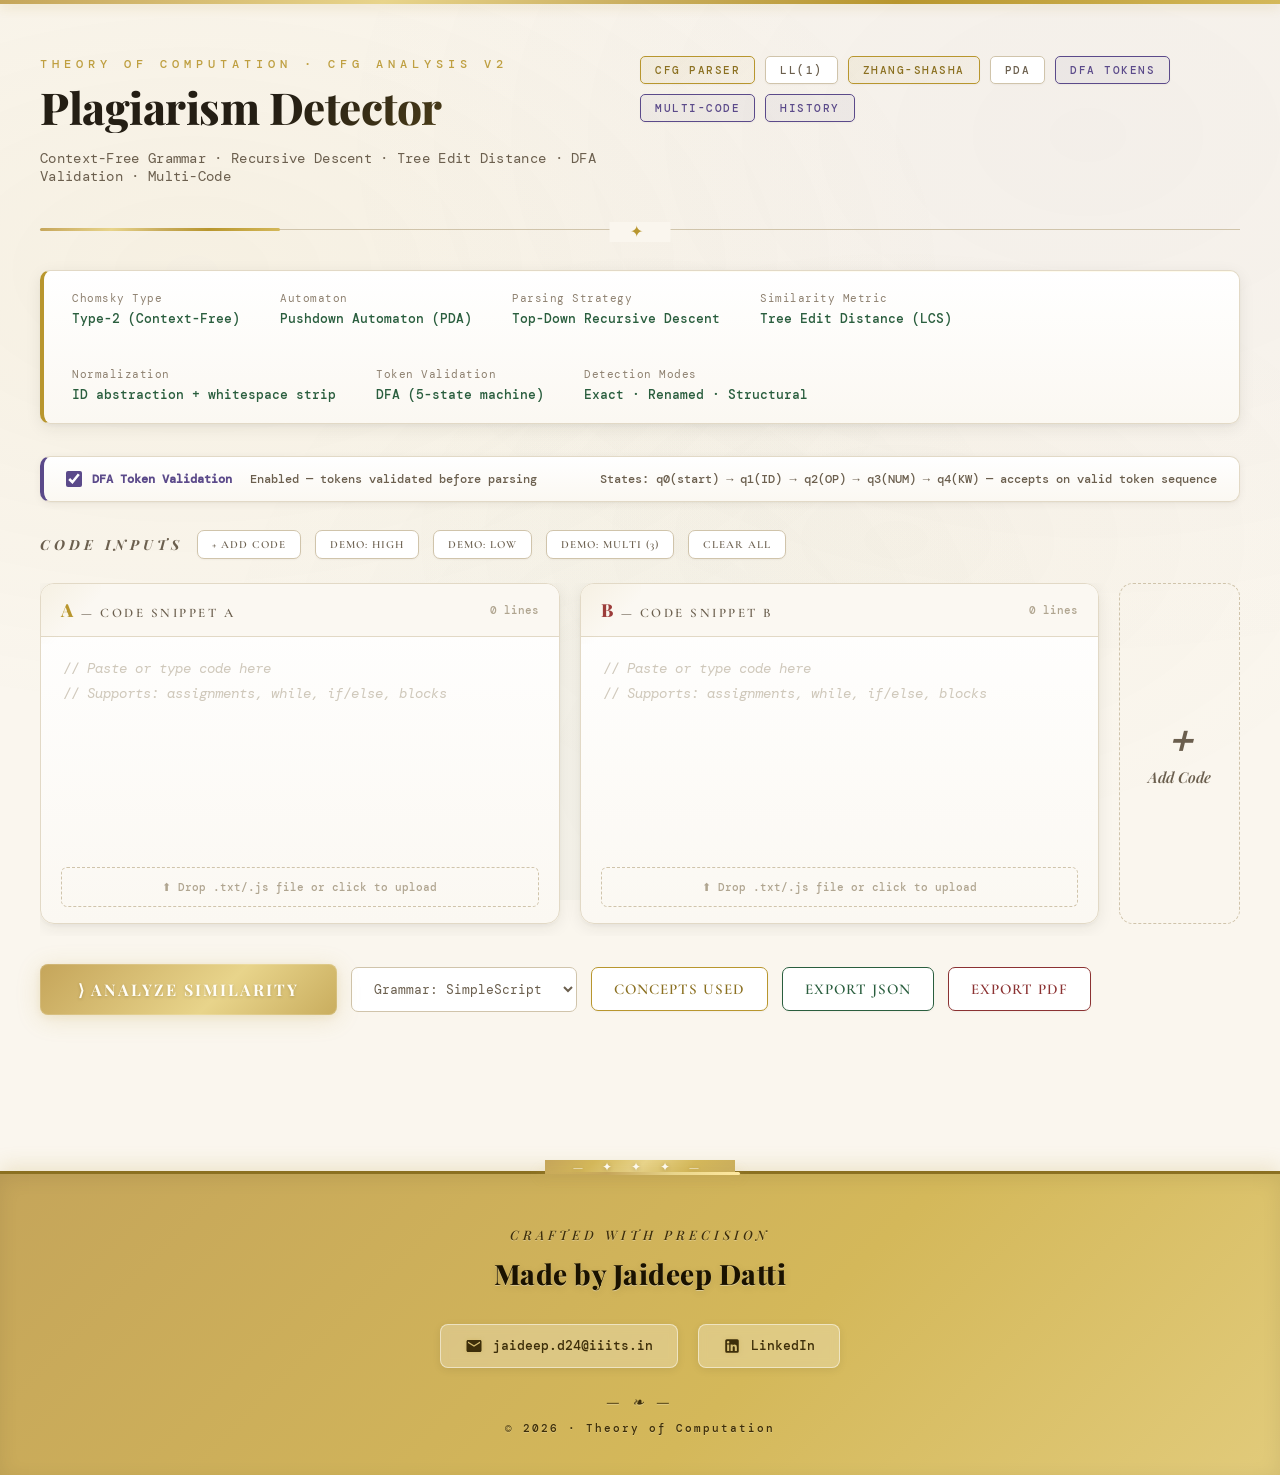
<file: index.html>
<!DOCTYPE html>
<html lang="en">

<head>
  <meta charset="UTF-8">
  <meta name="viewport" content="width=device-width, initial-scale=1.0">
  <title>Plagiarism Detector Using CFG</title>
  <meta name="description"
    content="Context-Free Grammar based code plagiarism detector with AST analysis, DFA validation, and tree edit distance comparison. Built with elegance.">
  <link rel="stylesheet" href="cfg_plagiarism_detector.css">
</head>

<body class="letter-colors">
  <div class="container">

    <!-- HEADER -->
    <header>
      <div class="logo-area">
        <div class="logo-label">Theory of Computation · CFG Analysis v2</div>
        <h1>Plagiarism Detector</h1>
        <div class="subtitle">Context-Free Grammar · Recursive Descent · Tree Edit Distance · DFA Validation ·
          Multi-Code</div>
      </div>
      <div class="badge-row">
        <div class="badge active">CFG Parser</div>
        <div class="badge">LL(1)</div>
        <div class="badge active">Zhang-Shasha</div>
        <div class="badge">PDA</div>
        <div class="badge v2">DFA Tokens</div>
        <div class="badge v2">Multi-Code</div>
        <div class="badge v2">History</div>
      </div>
    </header>

    <!-- THEORY STRIP -->
    <div class="theory-strip">
      <div class="theory-item"><span class="label">Chomsky Type</span><span class="val">Type-2 (Context-Free)</span>
      </div>
      <div class="theory-item"><span class="label">Automaton</span><span class="val">Pushdown Automaton (PDA)</span>
      </div>
      <div class="theory-item"><span class="label">Parsing Strategy</span><span class="val">Top-Down Recursive
          Descent</span></div>
      <div class="theory-item"><span class="label">Similarity Metric</span><span class="val">Tree Edit Distance
          (LCS)</span></div>
      <div class="theory-item"><span class="label">Normalization</span><span class="val">ID abstraction + whitespace
          strip</span></div>
      <div class="theory-item"><span class="label">Token Validation</span><span class="val">DFA (5-state machine)</span>
      </div>
      <div class="theory-item"><span class="label">Detection Modes</span><span class="val">Exact · Renamed ·
          Structural</span></div>
    </div>

    <!-- DFA BANNER -->
    <div class="dfa-banner">
      <label class="dfa-toggle">
        <input type="checkbox" id="dfaToggle" checked>
        <span style="color:var(--accent4);font-weight:700;">DFA Token Validation</span>
      </label>
      <span class="dfa-status" id="dfaStatus">Enabled — tokens validated before parsing</span>
      <span style="margin-left:auto;color:var(--text-dim);">States: q0(start) → q1(ID) → q2(OP) → q3(NUM) → q4(KW) —
        accepts on valid token sequence</span>
    </div>

    <!-- HISTORY -->
    <div class="history-section" id="historySection">
      <div class="history-header">
        <span>⏱ Comparison History</span>
        <button class="btn-icon" onclick="clearHistory()" title="Clear history"
          style="width:auto;padding:3px 10px;">Clear</button>
      </div>
      <div class="history-list" id="historyList"></div>
    </div>

    <!-- LOADING / ERROR -->
    <div class="loading-bar" id="loadingBar">
      <div class="loading-bar-fill" id="loadingFill"></div>
    </div>
    <div class="error-msg" id="errorMsg"></div>

    <!-- MULTI-TOOLBAR -->
    <div class="multi-toolbar">
      <span class="section-label">Code Inputs</span>
      <button class="btn-secondary" style="padding:7px 14px;font-size:11px;" onclick="addPanel()">+ Add Code</button>
      <button class="btn-secondary" style="padding:7px 14px;font-size:11px;" onclick="loadDemo('high')">Demo:
        High</button>
      <button class="btn-secondary" style="padding:7px 14px;font-size:11px;" onclick="loadDemo('low')">Demo:
        Low</button>
      <button class="btn-secondary" style="padding:7px 14px;font-size:11px;" onclick="loadDemo('multi')">Demo: Multi
        (3)</button>
      <button class="btn-secondary" style="padding:7px 14px;font-size:11px;" onclick="clearAll()">Clear All</button>
    </div>

    <!-- EDITORS -->
    <div class="editors-container">
      <div class="editors-scroll" id="editorsScroll">
        <!-- Panels injected by JS -->
        <button class="add-panel-btn" id="addPanelBtn" onclick="addPanel()">
          <span class="plus">＋</span>
          <span>Add Code</span>
        </button>
      </div>
    </div>

    <!-- MULTI-CODE COUNT PROMPT -->
    <div class="count-prompt" id="countPrompt">
      <span class="label">⚠ Multiple codes detected. Select comparison scope:</span>
      <select id="compareScope">
        <option value="all">All pairwise comparisons</option>
        <option value="first">Compare all against Code A</option>
      </select>
    </div>

    <!-- CONTROLS -->
    <div class="controls-bar">
      <button class="btn-primary" onclick="runAnalysis()">⟩ Analyze Similarity</button>
      <select class="select-lang" id="langSelect">
        <option value="simple">Grammar: SimpleScript</option>
      </select>
      <div class="tooltip-wrap">
        <button class="btn-secondary" onclick="window.open('concepts.html', '_blank')"
          style="border-color:var(--accent);color:var(--accent-dark);">Concepts Used</button>
        <span class="tooltip">View Underlying Theory</span>
      </div>
      <div class="tooltip-wrap">
        <button class="btn-secondary" onclick="exportJSON()"
          style="border-color:var(--accent3);color:var(--accent3);">Export JSON</button>
        <span class="tooltip">Export results as JSON</span>
      </div>
      <div class="tooltip-wrap">
        <button class="btn-secondary" onclick="exportPDF()"
          style="border-color:var(--accent2);color:var(--accent2);">Export PDF</button>
        <span class="tooltip">Print/Save as PDF</span>
      </div>
    </div>

    <!-- SIMILARITY MATRIX (multi-code) -->
    <div class="matrix-section" id="matrixSection">
      <div class="matrix-header">Pairwise Similarity Matrix</div>
      <div id="matrixTable"></div>
      <div class="matrix-pair-detail" id="matrixPairDetail"></div>
    </div>

    <!-- SCORE (2-code) -->
    <div class="score-section" id="scoreSection">
      <div class="score-card" id="scoreCard">
        <div class="score-dial">
          <svg viewBox="0 0 100 100">
            <circle class="track" cx="50" cy="50" r="40" />
            <circle class="fill" id="dialFill" cx="50" cy="50" r="40" stroke-dasharray="251.2"
              stroke-dashoffset="251.2" />
          </svg>
          <div class="score-label">
            <div class="score-pct" id="scorePct">0%</div>
            <div class="score-sub">similar</div>
          </div>
        </div>
        <div>
          <div class="score-breakdown">
            <div class="breakdown-item">
              <div class="bi-label">Common Nodes</div>
              <div class="bi-val green" id="statCommon">—</div>
            </div>
            <div class="breakdown-item">
              <div class="bi-label">Edit Distance</div>
              <div class="bi-val red" id="statEdit">—</div>
            </div>
            <div class="breakdown-item">
              <div class="bi-label">Tree A Size</div>
              <div class="bi-val cyan" id="statA">—</div>
            </div>
            <div class="breakdown-item">
              <div class="bi-label">Tree B Size</div>
              <div class="bi-val cyan" id="statB">—</div>
            </div>
            <div class="breakdown-item">
              <div class="bi-label">Tokens A</div>
              <div class="bi-val cyan" id="statTokA">—</div>
            </div>
            <div class="breakdown-item">
              <div class="bi-label">Tokens B</div>
              <div class="bi-val cyan" id="statTokB">—</div>
            </div>
          </div>
          <div class="threshold-bar">
            <span style="color:var(--text-dim);">Plagiarism Threshold Indicator</span>
            <div class="threshold-track">
              <div class="threshold-cursor" id="thresholdCursor" style="left:0%"></div>
            </div>
            <div class="threshold-labels"><span style="color:var(--accent3);">LOW</span><span
                style="color:var(--amber);">MEDIUM</span><span style="color:var(--accent2);">HIGH</span></div>
          </div>
        </div>
        <div class="verdict">
          <div class="verdict-badge" id="verdictBadge">—</div>
          <div style="margin-top:10px;">
            <div class="progress-bar-wrap">
              <div class="progress-label"><span>Similarity</span><span id="progLabel">0%</span></div>
              <div class="progress-track" style="width:160px;">
                <div class="progress-fill" id="progFill" style="width:0%;"></div>
              </div>
            </div>
          </div>
          <div class="formula-text" style="margin-top:12px;" id="formulaText">score = 1 − edit_dist / max(|A|,|B|)</div>
          <div class="match-explanation" id="matchExplanation" style="display:none;text-align:left;max-width:240px;">
          </div>
        </div>
      </div>
    </div>

    <!-- RESULTS TABS -->
    <div class="results-panel" id="resultsPanel">
      <div class="tabs">
        <div class="tab active" onclick="switchTab('ast')">AST Diff</div>
        <div class="tab" onclick="switchTab('tokens')">Token Stream</div>
        <div class="tab" onclick="switchTab('grammar')">CFG Rules</div>
        <div class="tab" onclick="switchTab('trace')">Parse Trace</div>
        <div class="tab" onclick="switchTab('tree')">Parse Tree</div>
        <div class="tab" onclick="switchTab('dfa')">DFA Validation</div>
        <div class="tab" onclick="switchTab('ambiguity')">Ambiguity</div>
      </div>
      <div class="tab-body">
        <div class="tab-content active" id="tab-ast">
          <div class="ast-diff" id="astDiff"></div>
        </div>
        <div class="tab-content" id="tab-tokens">
          <div id="tokenDisplay"></div>
        </div>
        <div class="tab-content" id="tab-grammar">
          <div class="grammar-list" id="grammarDisplay"></div>
        </div>
        <div class="tab-content" id="tab-trace">
          <div class="parse-trace" id="traceDisplay"></div>
        </div>
        <div class="tab-content" id="tab-tree">
          <div class="tree-controls">
            <button onclick="zoomTree(-0.2)">− Zoom Out</button>
            <span class="zoom-label" id="zoomLabel">100%</span>
            <button onclick="zoomTree(0.2)">+ Zoom In</button>
            <button onclick="resetZoom()">Reset</button>
            <span style="margin-left:12px;font-family:var(--font-code);font-size:10px;color:var(--text-dim);">Click
              nodes to highlight. Green = shared. Red = unique.</span>
          </div>
          <div id="tree-svg"></div>
        </div>
        <div class="tab-content" id="tab-dfa">
          <div id="dfaDisplay"></div>
        </div>
        <div class="tab-content" id="tab-ambiguity">
          <div id="ambiguityDisplay"></div>
        </div>
      </div>
    </div>

  </div><!-- end container -->

  <!-- FOOTER -->
  <footer class="site-footer">
    <div class="footer-label">Crafted with precision</div>
    <div class="footer-name">Made by Jaideep Datti</div>
    <div class="footer-links">
      <a class="footer-link" href="mailto:jaideep.d24@iiits.in" title="Send email">
        <svg viewBox="0 0 24 24" xmlns="http://www.w3.org/2000/svg">
          <path
            d="M20 4H4c-1.1 0-1.99.9-1.99 2L2 18c0 1.1.9 2 2 2h16c1.1 0 2-.9 2-2V6c0-1.1-.9-2-2-2zm0 4l-8 5-8-5V6l8 5 8-5v2z" />
        </svg>
        jaideep.d24@iiits.in
      </a>
      <a class="footer-link" href="https://www.linkedin.com/in/jaideep-datti/" target="_blank" rel="noopener noreferrer"
        title="LinkedIn Profile">
        <svg viewBox="0 0 24 24" xmlns="http://www.w3.org/2000/svg">
          <path
            d="M19 3a2 2 0 0 1 2 2v14a2 2 0 0 1-2 2H5a2 2 0 0 1-2-2V5a2 2 0 0 1 2-2h14m-.5 15.5v-5.3a3.26 3.26 0 0 0-3.26-3.26c-.85 0-1.84.52-2.32 1.3v-1.11h-2.79v8.37h2.79v-4.93c0-.77.62-1.4 1.39-1.4a1.4 1.4 0 0 1 1.4 1.4v4.93h2.79M6.88 8.56a1.68 1.68 0 0 0 1.68-1.68c0-.93-.75-1.69-1.68-1.69a1.69 1.69 0 0 0-1.69 1.69c0 .93.76 1.68 1.69 1.68m1.39 9.94v-8.37H5.5v8.37h2.77z" />
        </svg>
        LinkedIn
      </a>
    </div>
    <div class="footer-ornament">— ❧ —</div>
    <div class="footer-year">© 2026 · Theory of Computation</div>
  </footer>

  <script src="cfg_plagiarism_detector.js"></script>
</body>

</html>
</file>
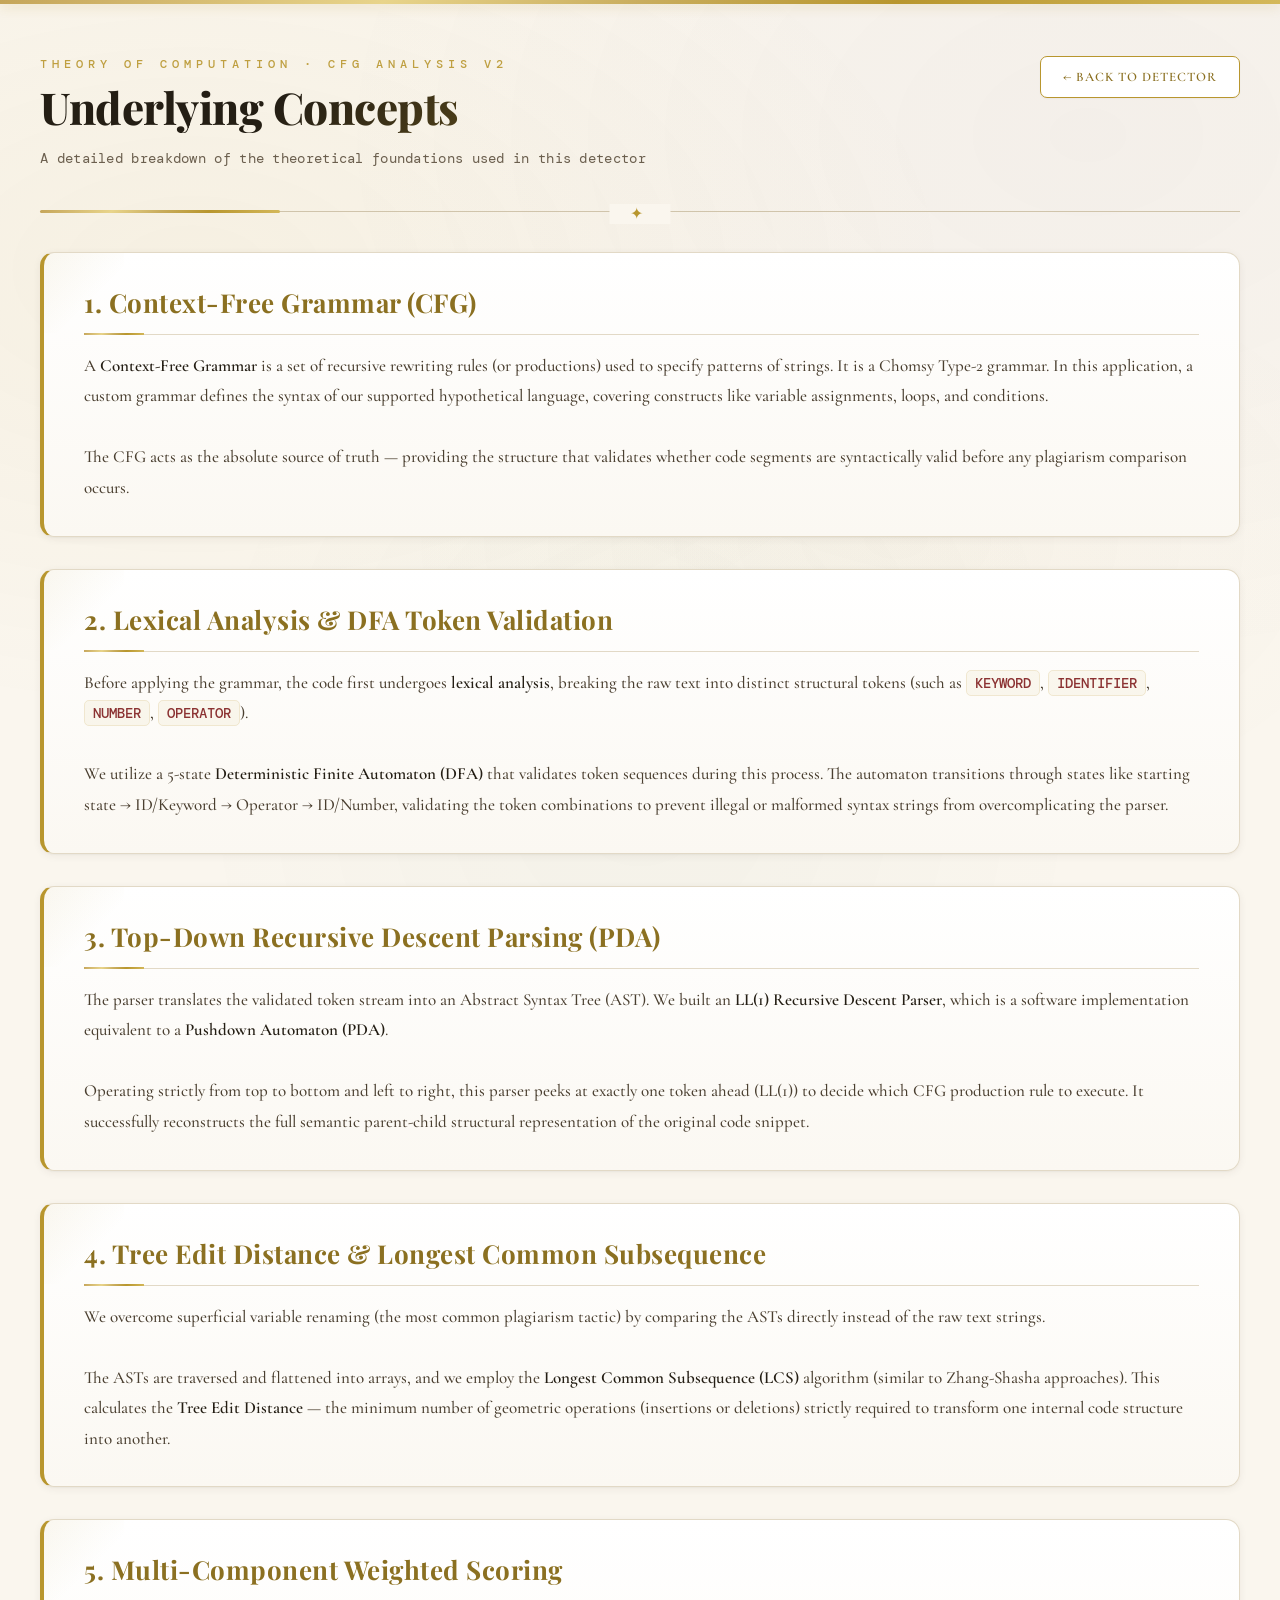
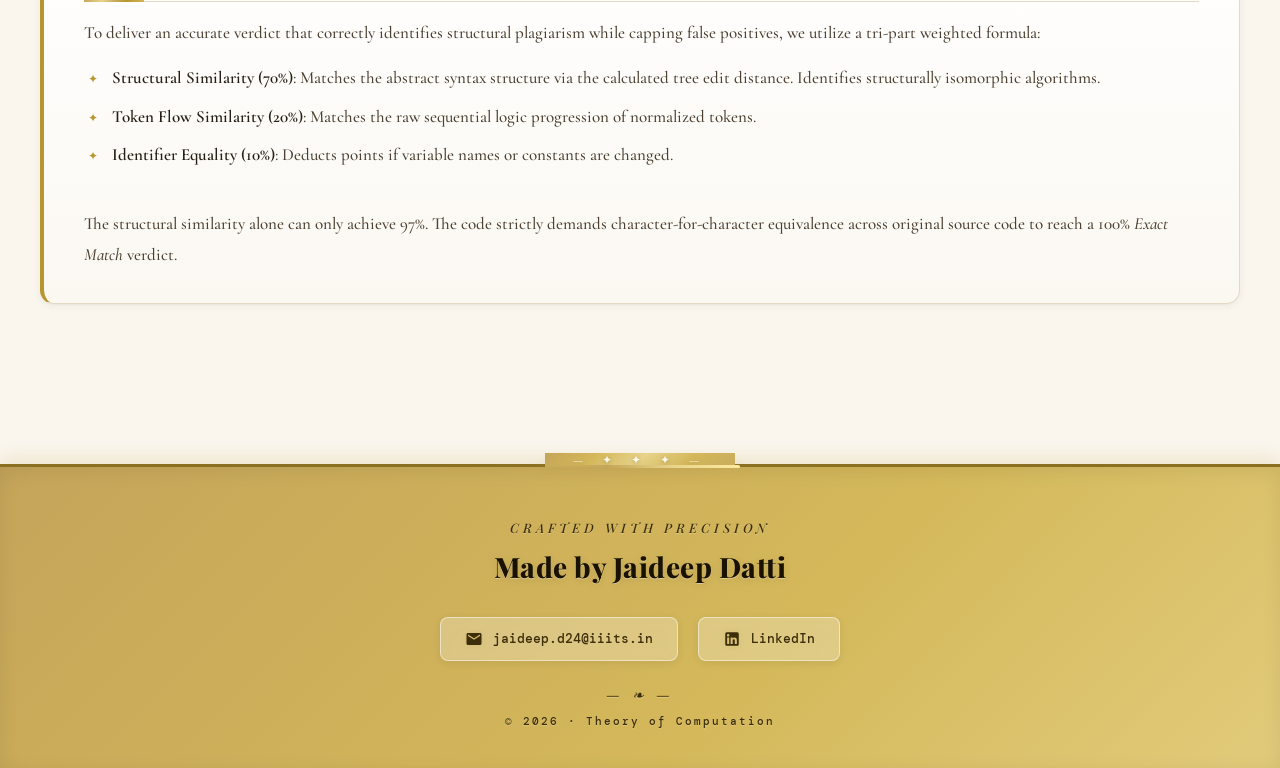
<file: concepts.html>
<!DOCTYPE html>
<html lang="en">

<head>
  <meta charset="UTF-8">
  <meta name="viewport" content="width=device-width, initial-scale=1.0">
  <title>Concepts Used — CFG Plagiarism Detector</title>
  <link rel="stylesheet" href="cfg_plagiarism_detector.css">
  <style>
    .concept-card {
      background: var(--card-gradient);
      border: 1px solid var(--border-light);
      border-left: 4px solid var(--accent);
      border-radius: var(--radius-lg);
      padding: 32px 40px;
      margin-bottom: 32px;
      box-shadow: var(--shadow-sm);
      transition: all 0.4s cubic-bezier(.25, .46, .45, .94);
      animation: elegantReveal 0.8s ease-out backwards;
      position: relative;
      overflow: hidden;
    }

    .concept-card:nth-child(1) {
      animation-delay: 0.15s;
    }

    .concept-card:nth-child(2) {
      animation-delay: 0.3s;
    }

    .concept-card:nth-child(3) {
      animation-delay: 0.45s;
    }

    .concept-card:nth-child(4) {
      animation-delay: 0.6s;
    }

    .concept-card:nth-child(5) {
      animation-delay: 0.75s;
    }

    .concept-card:hover {
      box-shadow: var(--shadow-lg);
      border-color: var(--border-gold);
      transform: translateY(-3px);
    }

    .concept-card::before {
      content: '';
      position: absolute;
      top: 0;
      left: 0;
      width: 80px;
      height: 80px;
      background: linear-gradient(135deg, rgba(184, 150, 46, 0.08) 0%, transparent 60%);
      pointer-events: none;
      z-index: 1;
    }

    .concept-title {
      font-family: var(--font-heading);
      font-size: 26px;
      font-weight: 700;
      color: var(--accent-dark);
      margin-bottom: 16px;
      letter-spacing: 0.5px;
      border-bottom: 1px solid var(--border-light);
      padding-bottom: 14px;
      position: relative;
    }

    .concept-title::after {
      content: '';
      position: absolute;
      bottom: -1px;
      left: 0;
      width: 60px;
      height: 2px;
      background: var(--gold-gradient);
    }

    .concept-body {
      color: var(--text-mid);
      line-height: 1.8;
      font-size: 17px;
      font-family: var(--font-ui);
    }

    .concept-body code {
      font-family: var(--font-code);
      background: rgba(184, 150, 46, 0.06);
      padding: 3px 8px;
      border-radius: 5px;
      color: var(--accent2);
      font-size: 14px;
      border: 1px solid rgba(184, 150, 46, 0.15);
    }

    .concept-body strong {
      color: var(--text);
      font-weight: 600;
    }

    .concept-list {
      margin-top: 14px;
      margin-left: 20px;
    }

    .concept-list li {
      margin-bottom: 8px;
      padding-left: 8px;
    }

    .concept-list li::marker {
      color: var(--accent);
      content: "✦  ";
      font-size: 12px;
    }
  </style>
</head>

<body class="letter-colors">
  <div class="container">

    <!-- HEADER -->
    <header>
      <div class="logo-area">
        <div class="logo-label">Theory of Computation · CFG Analysis v2</div>
        <h1>Underlying Concepts</h1>
        <div class="subtitle">A detailed breakdown of the theoretical foundations used in this detector</div>
      </div>
      <div class="badge-row">
        <button class="btn-secondary" onclick="window.location.href='index.html'"
          style="border-color:var(--accent);color:var(--accent-dark); font-size: 13px; cursor: pointer;">← Back to
          Detector</button>
      </div>
    </header>

    <div class="concept-card">
      <div class="concept-title">1. Context-Free Grammar (CFG)</div>
      <div class="concept-body">
        A <strong>Context-Free Grammar</strong> is a set of recursive rewriting rules (or productions) used to specify
        patterns of strings. It is a Chomsy Type-2 grammar. In this application, a custom grammar defines the syntax of
        our supported hypothetical language, covering constructs like variable assignments, loops, and conditions.
        <br><br>
        The CFG acts as the absolute source of truth — providing the structure that validates whether code segments are
        syntactically valid before any plagiarism comparison occurs.
      </div>
    </div>

    <div class="concept-card">
      <div class="concept-title">2. Lexical Analysis & DFA Token Validation</div>
      <div class="concept-body">
        Before applying the grammar, the code first undergoes <strong>lexical analysis</strong>, breaking the raw text
        into distinct structural tokens (such as <code>KEYWORD</code>, <code>IDENTIFIER</code>, <code>NUMBER</code>,
        <code>OPERATOR</code>).
        <br><br>
        We utilize a 5-state <strong>Deterministic Finite Automaton (DFA)</strong> that validates token sequences during
        this process. The automaton transitions through states like starting state → ID/Keyword → Operator → ID/Number,
        validating the token combinations to prevent illegal or malformed syntax strings from overcomplicating the
        parser.
      </div>
    </div>

    <div class="concept-card">
      <div class="concept-title">3. Top-Down Recursive Descent Parsing (PDA)</div>
      <div class="concept-body">
        The parser translates the validated token stream into an Abstract Syntax Tree (AST). We built an <strong>LL(1)
          Recursive Descent Parser</strong>, which is a software implementation equivalent to a <strong>Pushdown
          Automaton (PDA)</strong>.
        <br><br>
        Operating strictly from top to bottom and left to right, this parser peeks at exactly one token ahead (LL(1)) to
        decide which CFG production rule to execute. It successfully reconstructs the full semantic parent-child
        structural representation of the original code snippet.
      </div>
    </div>

    <div class="concept-card">
      <div class="concept-title">4. Tree Edit Distance & Longest Common Subsequence</div>
      <div class="concept-body">
        We overcome superficial variable renaming (the most common plagiarism tactic) by comparing the ASTs directly
        instead of the raw text strings.
        <br><br>
        The ASTs are traversed and flattened into arrays, and we employ the <strong>Longest Common Subsequence
          (LCS)</strong> algorithm (similar to Zhang-Shasha approaches). This calculates the <strong>Tree Edit
          Distance</strong> — the minimum number of geometric operations (insertions or deletions) strictly required to
        transform one internal code structure into another.
      </div>
    </div>

    <div class="concept-card">
      <div class="concept-title">5. Multi-Component Weighted Scoring</div>
      <div class="concept-body">
        To deliver an accurate verdict that correctly identifies structural plagiarism while capping false positives, we
        utilize a tri-part weighted formula:
        <ul class="concept-list">
          <li><strong>Structural Similarity (70%)</strong>: Matches the abstract syntax structure via the calculated
            tree edit distance. Identifies structurally isomorphic algorithms.</li>
          <li><strong>Token Flow Similarity (20%)</strong>: Matches the raw sequential logic progression of normalized
            tokens.</li>
          <li><strong>Identifier Equality (10%)</strong>: Deducts points if variable names or constants are changed.
          </li>
        </ul>
        <br>
        The structural similarity alone can only achieve 97%. The code strictly demands character-for-character
        equivalence across original source code to reach a 100% <em>Exact Match</em> verdict.
      </div>
    </div>

  </div><!-- end container -->

  <!-- FOOTER -->
  <footer class="site-footer">
    <div class="footer-label">Crafted with precision</div>
    <div class="footer-name">Made by Jaideep Datti</div>
    <div class="footer-links">
      <a class="footer-link" href="mailto:jaideep.d24@iiits.in" title="Send email">
        <svg viewBox="0 0 24 24" xmlns="http://www.w3.org/2000/svg">
          <path
            d="M20 4H4c-1.1 0-1.99.9-1.99 2L2 18c0 1.1.9 2 2 2h16c1.1 0 2-.9 2-2V6c0-1.1-.9-2-2-2zm0 4l-8 5-8-5V6l8 5 8-5v2z" />
        </svg>
        jaideep.d24@iiits.in
      </a>
      <a class="footer-link" href="https://www.linkedin.com/in/jaideep-datti/" target="_blank" rel="noopener noreferrer"
        title="LinkedIn Profile">
        <svg viewBox="0 0 24 24" xmlns="http://www.w3.org/2000/svg">
          <path
            d="M19 3a2 2 0 0 1 2 2v14a2 2 0 0 1-2 2H5a2 2 0 0 1-2-2V5a2 2 0 0 1 2-2h14m-.5 15.5v-5.3a3.26 3.26 0 0 0-3.26-3.26c-.85 0-1.84.52-2.32 1.3v-1.11h-2.79v8.37h2.79v-4.93c0-.77.62-1.4 1.39-1.4a1.4 1.4 0 0 1 1.4 1.4v4.93h2.79M6.88 8.56a1.68 1.68 0 0 0 1.68-1.68c0-.93-.75-1.69-1.68-1.69a1.69 1.69 0 0 0-1.69 1.69c0 .93.76 1.68 1.69 1.68m1.39 9.94v-8.37H5.5v8.37h2.77z" />
        </svg>
        LinkedIn
      </a>
    </div>
    <div class="footer-ornament">— ❧ —</div>
    <div class="footer-year">© 2026 · Theory of Computation</div>
  </footer>

</body>

</html>
</file>
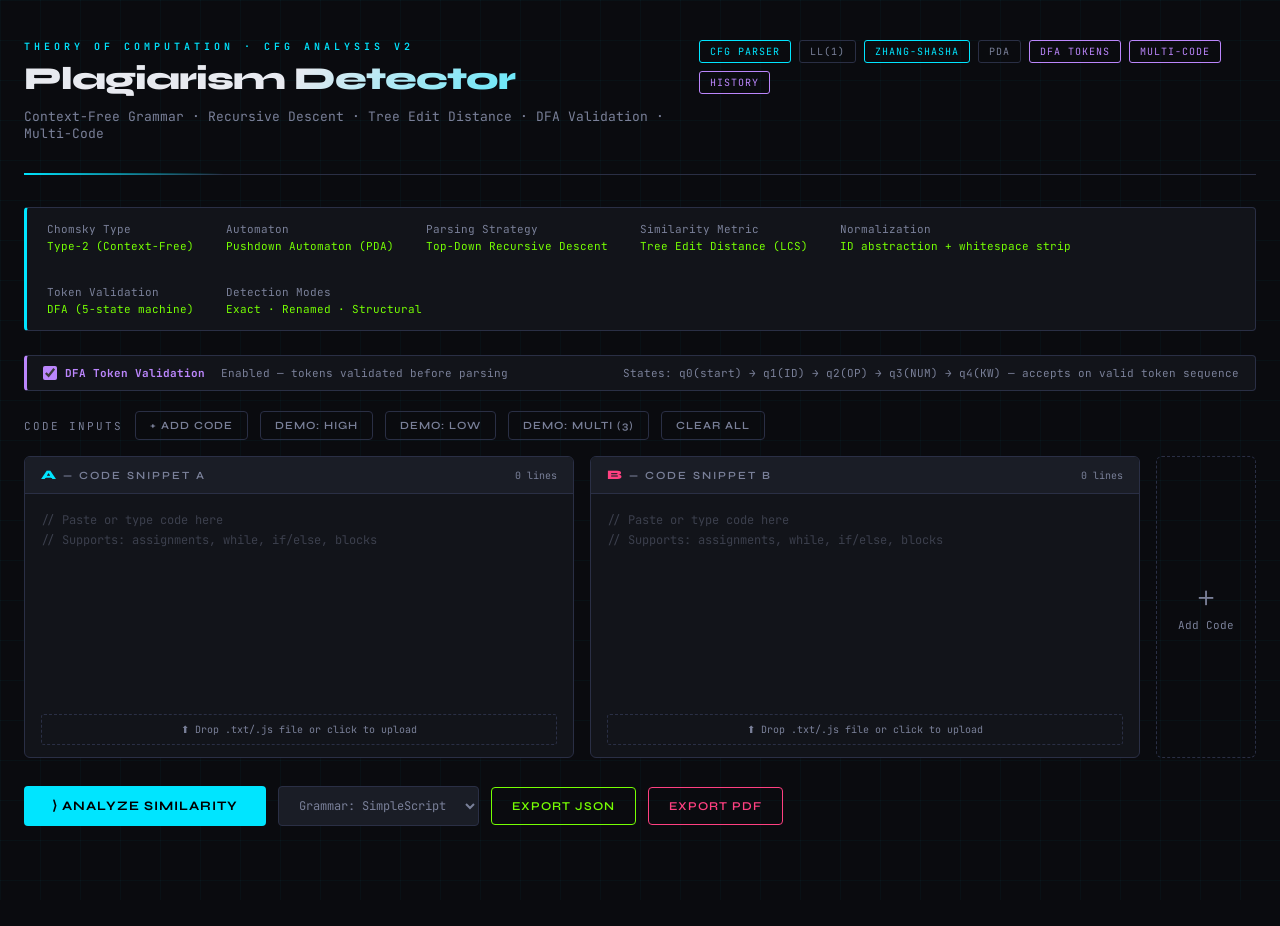
<file: Plagiarism Detector/cfg_plagiarism_detector_v2.html>
<!DOCTYPE html>
<html lang="en">
<head>
<meta charset="UTF-8">
<meta name="viewport" content="width=device-width, initial-scale=1.0">
<title>CFG Plagiarism Detector v2</title>
<link href="https://fonts.googleapis.com/css2?family=JetBrains+Mono:wght@300;400;600;700&family=Syne:wght@400;600;700;800&display=swap" rel="stylesheet">
<style>
:root {
  --bg: #0a0b0f;
  --surface: #12141a;
  --surface2: #1a1d26;
  --surface3: #22263a;
  --border: #2a2f45;
  --accent: #00e5ff;
  --accent2: #ff4081;
  --accent3: #76ff03;
  --accent4: #bb86fc;
  --text: #e8eaf0;
  --text-dim: #7a8099;
  --match: #1a3a1a;
  --match-border: #76ff03;
  --diff: #3a1a1a;
  --diff-border: #ff4081;
  --neutral: #1a1e2e;
  --neutral-border: #2a3055;
  --font-code: 'JetBrains Mono', monospace;
  --font-ui: 'Syne', sans-serif;
}

* { margin: 0; padding: 0; box-sizing: border-box; }

body {
  background: var(--bg);
  color: var(--text);
  font-family: var(--font-ui);
  min-height: 100vh;
  overflow-x: hidden;
}

body::before {
  content: '';
  position: fixed;
  inset: 0;
  background-image:
    linear-gradient(rgba(0,229,255,0.03) 1px, transparent 1px),
    linear-gradient(90deg, rgba(0,229,255,0.03) 1px, transparent 1px);
  background-size: 40px 40px;
  pointer-events: none;
  z-index: 0;
}

.container { position: relative; z-index: 1; max-width: 1500px; margin: 0 auto; padding: 0 24px 80px; }

/* HEADER */
header {
  padding: 40px 0 32px;
  display: flex; align-items: flex-start; justify-content: space-between;
  border-bottom: 1px solid var(--border);
  margin-bottom: 32px;
  position: relative;
}
header::after {
  content: '';
  position: absolute; bottom: -1px; left: 0;
  width: 200px; height: 2px;
  background: linear-gradient(90deg, var(--accent), transparent);
}
.logo-area { display: flex; flex-direction: column; gap: 6px; }
.logo-label { font-size: 10px; letter-spacing: 4px; text-transform: uppercase; color: var(--accent); font-family: var(--font-code); font-weight: 600; }
h1 { font-size: 32px; font-weight: 800; letter-spacing: -1px; background: linear-gradient(135deg, var(--text) 40%, var(--accent)); -webkit-background-clip: text; -webkit-text-fill-color: transparent; }
.subtitle { font-size: 13px; color: var(--text-dim); font-family: var(--font-code); margin-top: 4px; }
.badge-row { display: flex; gap: 8px; align-items: center; flex-wrap: wrap; }
.badge { font-size: 10px; font-family: var(--font-code); letter-spacing: 1px; padding: 4px 10px; border-radius: 3px; border: 1px solid var(--border); color: var(--text-dim); text-transform: uppercase; }
.badge.active { border-color: var(--accent); color: var(--accent); }
.badge.v2 { border-color: var(--accent4); color: var(--accent4); }

/* THEORY STRIP */
.theory-strip {
  background: var(--surface);
  border: 1px solid var(--border);
  border-left: 3px solid var(--accent);
  border-radius: 4px;
  padding: 14px 20px;
  margin-bottom: 24px;
  display: flex; gap: 32px; flex-wrap: wrap;
  font-family: var(--font-code); font-size: 11px;
}
.theory-item { display: flex; flex-direction: column; gap: 3px; }
.theory-item .label { color: var(--text-dim); }
.theory-item .val { color: var(--accent3); }

/* DFA VALIDATION BANNER */
.dfa-banner {
  background: var(--surface);
  border: 1px solid var(--border);
  border-left: 3px solid var(--accent4);
  border-radius: 4px;
  padding: 10px 16px;
  margin-bottom: 20px;
  display: flex; align-items: center; gap: 16px;
  font-family: var(--font-code); font-size: 11px;
}
.dfa-toggle { display: flex; align-items: center; gap: 8px; cursor: pointer; }
.dfa-toggle input[type=checkbox] { accent-color: var(--accent4); width: 14px; height: 14px; cursor: pointer; }
.dfa-status { color: var(--text-dim); }
.dfa-status.ok { color: var(--accent3); }
.dfa-status.fail { color: var(--accent2); }

/* MULTI-INPUT TOOLBAR */
.multi-toolbar {
  display: flex; align-items: center; gap: 12px;
  margin-bottom: 16px; flex-wrap: wrap;
}
.multi-toolbar .section-label { font-size: 11px; letter-spacing: 2px; text-transform: uppercase; color: var(--text-dim); font-family: var(--font-code); }

/* EDITOR PANELS CONTAINER */
.editors-container { margin-bottom: 20px; }
.editors-scroll { display: flex; gap: 16px; overflow-x: auto; padding-bottom: 8px; }
.editors-scroll::-webkit-scrollbar { height: 4px; }
.editors-scroll::-webkit-scrollbar-track { background: var(--surface); }
.editors-scroll::-webkit-scrollbar-thumb { background: var(--border); border-radius: 99px; }

.editor-panel {
  background: var(--surface);
  border: 1px solid var(--border);
  border-radius: 6px; overflow: hidden;
  display: flex; flex-direction: column;
  min-width: 340px; flex: 1;
  transition: border-color 0.2s;
}
.editor-panel:focus-within { border-color: var(--accent); }

.panel-header {
  background: var(--surface2);
  padding: 10px 16px;
  display: flex; align-items: center; justify-content: space-between;
  border-bottom: 1px solid var(--border);
  gap: 8px;
}
.panel-title { font-size: 11px; letter-spacing: 2px; text-transform: uppercase; color: var(--text-dim); font-weight: 600; white-space: nowrap; }
.panel-title .panel-letter { font-size: 13px; font-weight: 800; }
.panel-actions { display: flex; gap: 6px; align-items: center; }
.line-count { font-family: var(--font-code); font-size: 10px; color: var(--text-dim); }

.btn-icon {
  background: transparent; border: 1px solid var(--border); color: var(--text-dim);
  width: 26px; height: 26px; border-radius: 3px; font-size: 11px;
  cursor: pointer; display: flex; align-items: center; justify-content: center;
  transition: all 0.15s; padding: 0;
}
.btn-icon:hover { border-color: var(--accent2); color: var(--accent2); }
.btn-icon.remove:hover { background: rgba(255,64,129,0.1); }

textarea {
  background: transparent; border: none; outline: none;
  color: var(--text); font-family: var(--font-code);
  font-size: 12px; line-height: 1.7;
  resize: none; padding: 16px;
  width: 100%; min-height: 220px;
  tab-size: 2;
  caret-color: var(--accent);
}
textarea::placeholder { color: var(--text-dim); opacity: 0.4; }

/* FILE DROP ZONE */
.drop-zone {
  border: 1px dashed var(--border); border-radius: 3px;
  margin: 0 16px 12px;
  padding: 8px;
  text-align: center;
  font-family: var(--font-code); font-size: 10px; color: var(--text-dim);
  cursor: pointer; transition: all 0.15s;
}
.drop-zone:hover, .drop-zone.dragover { border-color: var(--accent); color: var(--accent); background: rgba(0,229,255,0.04); }
.drop-zone input[type=file] { display: none; }

/* ADD PANEL BUTTON */
.add-panel-btn {
  min-width: 100px; flex-shrink: 0;
  background: transparent;
  border: 1px dashed var(--border);
  border-radius: 6px;
  display: flex; flex-direction: column; align-items: center; justify-content: center;
  gap: 8px; cursor: pointer; color: var(--text-dim);
  font-family: var(--font-code); font-size: 11px;
  transition: all 0.2s; padding: 20px;
  min-height: 260px;
}
.add-panel-btn:hover { border-color: var(--accent); color: var(--accent); background: rgba(0,229,255,0.03); }
.add-panel-btn .plus { font-size: 28px; line-height: 1; }

/* CONTROLS */
.controls-bar {
  display: flex; align-items: center; gap: 12px;
  margin-bottom: 20px; flex-wrap: wrap;
}

.btn-primary {
  background: var(--accent); color: #000;
  border: none; padding: 12px 28px;
  font-family: var(--font-ui); font-size: 13px; font-weight: 700;
  letter-spacing: 1px; text-transform: uppercase;
  cursor: pointer; border-radius: 4px;
  transition: all 0.15s;
  position: relative; overflow: hidden;
}
.btn-primary::after {
  content: ''; position: absolute;
  inset: 0; background: rgba(255,255,255,0.2);
  transform: translateX(-100%); transition: transform 0.2s;
}
.btn-primary:hover::after { transform: translateX(0); }
.btn-primary:hover { box-shadow: 0 0 20px rgba(0,229,255,0.4); }

.btn-secondary {
  background: transparent; color: var(--text-dim);
  border: 1px solid var(--border);
  padding: 11px 20px; font-family: var(--font-ui);
  font-size: 12px; font-weight: 600; text-transform: uppercase; letter-spacing: 1px;
  cursor: pointer; border-radius: 4px; transition: all 0.15s;
}
.btn-secondary:hover { border-color: var(--accent); color: var(--accent); }

.btn-export {
  background: transparent; color: var(--accent4);
  border: 1px solid var(--accent4);
  padding: 11px 20px; font-family: var(--font-ui);
  font-size: 12px; font-weight: 600; text-transform: uppercase; letter-spacing: 1px;
  cursor: pointer; border-radius: 4px; transition: all 0.15s;
  margin-left: auto;
}
.btn-export:hover { background: rgba(187,134,252,0.1); }

.select-lang {
  background: var(--surface2); color: var(--text-dim);
  border: 1px solid var(--border); padding: 10px 16px;
  font-family: var(--font-code); font-size: 12px;
  border-radius: 4px; outline: none; cursor: pointer;
}
.select-lang:focus { border-color: var(--accent); }

/* MULTI-CODE COUNT PROMPT */
.count-prompt {
  background: var(--surface);
  border: 1px solid var(--accent4);
  border-radius: 6px; padding: 16px 20px;
  display: none; margin-bottom: 20px;
  animation: fadeIn 0.3s ease;
  font-family: var(--font-code); font-size: 12px;
  align-items: center; gap: 16px;
  flex-wrap: wrap;
}
.count-prompt.visible { display: flex; }
.count-prompt label { color: var(--accent4); }
.count-prompt select { background: var(--surface2); color: var(--text); border: 1px solid var(--accent4); padding: 6px 12px; border-radius: 3px; font-family: var(--font-code); font-size: 12px; }

/* SCORE PANEL (2-code) */
.score-section { margin-bottom: 20px; display: none; }
.score-section.visible { display: block; animation: fadeIn 0.3s ease; }

@keyframes fadeIn { from { opacity: 0; transform: translateY(8px); } to { opacity: 1; transform: translateY(0); } }
@keyframes slideIn { from { opacity: 0; transform: translateX(-10px); } to { opacity: 1; transform: translateX(0); } }
@keyframes pulse { 0%,100%{opacity:1} 50%{opacity:0.6} }

.score-card {
  background: var(--surface);
  border: 1px solid var(--border);
  border-radius: 6px; padding: 24px;
  display: grid; grid-template-columns: auto 1fr auto; gap: 24px; align-items: center;
}

.score-dial { position: relative; width: 100px; height: 100px; }
.score-dial svg { width: 100%; height: 100%; transform: rotate(-90deg); }
.score-dial .track { fill: none; stroke: var(--surface3); stroke-width: 8; }
.score-dial .fill { fill: none; stroke-width: 8; stroke-linecap: round; transition: stroke-dashoffset 0.8s cubic-bezier(.4,0,.2,1); }
.score-label { position: absolute; inset: 0; display: flex; flex-direction: column; align-items: center; justify-content: center; font-family: var(--font-code); }
.score-pct { font-size: 22px; font-weight: 700; }
.score-sub { font-size: 9px; color: var(--text-dim); text-transform: uppercase; letter-spacing: 1px; }

.score-breakdown { display: grid; grid-template-columns: 1fr 1fr; gap: 12px; }
.breakdown-item { background: var(--surface2); border-radius: 4px; padding: 12px 14px; }
.breakdown-item .bi-label { font-size: 10px; color: var(--text-dim); text-transform: uppercase; letter-spacing: 1px; margin-bottom: 4px; }
.breakdown-item .bi-val { font-family: var(--font-code); font-size: 16px; font-weight: 600; }
.breakdown-item .bi-val.green { color: var(--accent3); }
.breakdown-item .bi-val.red { color: var(--accent2); }
.breakdown-item .bi-val.cyan { color: var(--accent); }
.breakdown-item .bi-val.purple { color: var(--accent4); }

.verdict { text-align: center; display: flex; flex-direction: column; gap: 6px; align-items: center; }
.verdict-badge { padding: 6px 18px; border-radius: 3px; font-size: 12px; font-weight: 700; letter-spacing: 2px; text-transform: uppercase; }
.verdict-badge.high { background: rgba(255,64,129,0.15); border: 1px solid var(--accent2); color: var(--accent2); }
.verdict-badge.medium { background: rgba(255,193,7,0.1); border: 1px solid #ffc107; color: #ffc107; }
.verdict-badge.low { background: rgba(118,255,3,0.1); border: 1px solid var(--accent3); color: var(--accent3); }
.formula-text { font-family: var(--font-code); font-size: 10px; color: var(--text-dim); }

.progress-bar-wrap { margin-top: 12px; }
.progress-label { font-size: 10px; color: var(--text-dim); font-family: var(--font-code); margin-bottom: 4px; display: flex; justify-content: space-between; }
.progress-track { background: var(--surface3); border-radius: 99px; height: 5px; overflow: hidden; }
.progress-fill { height: 100%; border-radius: 99px; transition: width 0.8s cubic-bezier(.4,0,.2,1); }

/* MATCH EXPLANATION */
.match-explanation {
  background: var(--surface2);
  border: 1px solid var(--border);
  border-radius: 4px; padding: 12px 16px;
  margin-top: 12px;
  font-family: var(--font-code); font-size: 11px; color: var(--text-dim);
  line-height: 1.8;
}
.match-explanation .why-item { display: flex; gap: 8px; margin-bottom: 4px; }
.match-explanation .why-icon { flex-shrink: 0; }
.why-exact { color: var(--accent2); }
.why-renamed { color: #ffc107; }
.why-structural { color: var(--accent3); }

/* MATRIX TABLE */
.matrix-section { margin-bottom: 20px; display: none; }
.matrix-section.visible { display: block; animation: fadeIn 0.3s ease; }
.matrix-header { font-size: 11px; letter-spacing: 2px; text-transform: uppercase; color: var(--text-dim); font-family: var(--font-code); margin-bottom: 12px; }
.matrix-table { width: 100%; border-collapse: collapse; font-family: var(--font-code); font-size: 12px; }
.matrix-table th, .matrix-table td { padding: 10px 14px; border: 1px solid var(--border); text-align: center; }
.matrix-table th { background: var(--surface2); color: var(--text-dim); font-weight: 600; }
.matrix-table td { background: var(--surface); cursor: pointer; transition: background 0.15s; }
.matrix-table td:hover { background: var(--surface3); }
.matrix-table td.self { background: var(--surface2); color: var(--text-dim); }
.matrix-table td.high-sim { background: rgba(255,64,129,0.15); color: var(--accent2); font-weight: 700; }
.matrix-table td.med-sim { background: rgba(255,193,7,0.1); color: #ffc107; font-weight: 600; }
.matrix-table td.low-sim { background: rgba(118,255,3,0.08); color: var(--accent3); }
.matrix-pair-detail { margin-top: 16px; padding: 12px 16px; background: var(--surface2); border-radius: 4px; border-left: 3px solid var(--accent); font-family: var(--font-code); font-size: 11px; display: none; }
.matrix-pair-detail.visible { display: block; animation: slideIn 0.2s ease; }

/* TABS */
.tabs { display: flex; gap: 0; border-bottom: 1px solid var(--border); margin-bottom: 0; overflow-x: auto; }
.tab {
  padding: 10px 20px; font-size: 11px; font-weight: 600; letter-spacing: 1px;
  text-transform: uppercase; cursor: pointer; color: var(--text-dim);
  border-bottom: 2px solid transparent; transition: all 0.15s; margin-bottom: -1px;
  font-family: var(--font-ui); white-space: nowrap;
}
.tab.active { color: var(--accent); border-bottom-color: var(--accent); }
.tab:hover:not(.active) { color: var(--text); }
.tab-content { display: none; }
.tab-content.active { display: block; }

.results-panel {
  background: var(--surface);
  border: 1px solid var(--border);
  border-radius: 6px; overflow: hidden;
  display: none;
}
.results-panel.visible { display: block; animation: fadeIn 0.3s ease; }
.tab-body { padding: 20px; }

/* AST DIFF */
.ast-diff { display: grid; grid-template-columns: 1fr 1fr; gap: 16px; }
.ast-col {}
.ast-col-header { font-size: 10px; letter-spacing: 2px; text-transform: uppercase; color: var(--text-dim); margin-bottom: 10px; font-weight: 600; }
.ast-tree { font-family: var(--font-code); font-size: 11px; line-height: 1.8; max-height: 400px; overflow-y: auto; }
.ast-node { padding: 2px 8px; border-radius: 3px; margin: 1px 0; white-space: nowrap; overflow: hidden; text-overflow: ellipsis; cursor: pointer; transition: opacity 0.15s; }
.ast-node:hover { opacity: 0.8; }
.ast-node.match { background: var(--match); border-left: 2px solid var(--match-border); color: #a5d6a7; }
.ast-node.diff { background: var(--diff); border-left: 2px solid var(--diff-border); color: #ef9a9a; }
.ast-node.neutral { background: var(--neutral); border-left: 2px solid var(--neutral-border); color: var(--text-dim); }
.ast-node.highlighted { outline: 1px solid var(--accent); }

/* INTERACTIVE SVG TREE */
#tree-svg { width: 100%; overflow: auto; min-height: 300px; }
#tree-svg svg { min-width: 600px; }
.tree-controls { display: flex; gap: 8px; margin-bottom: 12px; align-items: center; }
.tree-controls button { padding: 5px 12px; background: var(--surface2); border: 1px solid var(--border); color: var(--text-dim); border-radius: 3px; cursor: pointer; font-family: var(--font-code); font-size: 11px; transition: all 0.15s; }
.tree-controls button:hover { border-color: var(--accent); color: var(--accent); }
.tree-controls .zoom-label { font-family: var(--font-code); font-size: 11px; color: var(--text-dim); }
.tree-node-clickable { cursor: pointer; transition: opacity 0.2s; }
.tree-node-clickable:hover { opacity: 0.75; }

/* TOKEN STREAM */
.token-stream { display: flex; flex-wrap: wrap; gap: 6px; }
.token { font-family: var(--font-code); font-size: 11px; padding: 3px 8px; border-radius: 3px; border: 1px solid transparent; }
.token.KW  { background: rgba(0,229,255,0.1); border-color: rgba(0,229,255,0.3); color: var(--accent); }
.token.ID  { background: rgba(118,255,3,0.08); border-color: rgba(118,255,3,0.2); color: var(--accent3); }
.token.NUM { background: rgba(255,193,7,0.1); border-color: rgba(255,193,7,0.25); color: #ffc107; }
.token.OP  { background: rgba(255,64,129,0.08); border-color: rgba(255,64,129,0.2); color: var(--accent2); }
.token.DELIM { background: rgba(255,255,255,0.04); border-color: rgba(255,255,255,0.1); color: var(--text-dim); }
.token.NORM { background: rgba(187,134,252,0.1); border-color: rgba(187,134,252,0.3); color: #bb86fc; }
.token-section { margin-bottom: 18px; }
.token-section-label { font-size: 10px; color: var(--text-dim); text-transform: uppercase; letter-spacing: 1.5px; margin-bottom: 8px; font-family: var(--font-code); }

/* DFA VALIDATION DISPLAY */
.dfa-states { display: flex; flex-wrap: wrap; gap: 6px; margin-top: 12px; }
.dfa-state { font-family: var(--font-code); font-size: 10px; padding: 3px 8px; border-radius: 12px; border: 1px solid var(--border); color: var(--text-dim); }
.dfa-state.current { border-color: var(--accent4); color: var(--accent4); background: rgba(187,134,252,0.1); }
.dfa-state.accept { border-color: var(--accent3); color: var(--accent3); background: rgba(118,255,3,0.1); }
.dfa-state.reject { border-color: var(--accent2); color: var(--accent2); background: rgba(255,64,129,0.1); }
.dfa-transition-table { width: 100%; border-collapse: collapse; font-family: var(--font-code); font-size: 11px; margin-top: 12px; }
.dfa-transition-table th, .dfa-transition-table td { padding: 6px 10px; border: 1px solid var(--border); text-align: center; }
.dfa-transition-table th { background: var(--surface2); color: var(--text-dim); }
.dfa-transition-table td.active-cell { background: rgba(187,134,252,0.1); color: var(--accent4); }

/* GRAMMAR RULES */
.grammar-list { display: flex; flex-direction: column; gap: 6px; }
.grammar-rule {
  background: var(--surface2); border-radius: 4px;
  padding: 10px 16px;
  font-family: var(--font-code); font-size: 12px;
  border-left: 2px solid var(--border);
  display: flex; align-items: baseline; gap: 12px;
  transition: border-color 0.2s;
}
.grammar-rule:hover { border-left-color: var(--accent); }
.grammar-rule .lhs { color: var(--accent); min-width: 90px; }
.grammar-rule .arrow { color: var(--text-dim); }
.grammar-rule .rhs { color: var(--text); flex: 1; }
.grammar-rule .rhs .kw { color: #ffc107; }
.grammar-rule .rhs .meta { color: var(--accent2); }
.grammar-ambiguity-note { background: rgba(255,193,7,0.08); border: 1px solid rgba(255,193,7,0.3); border-radius: 4px; padding: 10px 14px; margin-top: 12px; font-family: var(--font-code); font-size: 11px; color: #ffc107; }

/* PARSE TRACE */
.parse-trace { display: flex; flex-direction: column; gap: 4px; max-height: 400px; overflow-y: auto; }
.trace-step {
  font-family: var(--font-code); font-size: 11px;
  padding: 5px 12px; border-radius: 3px;
  display: flex; gap: 12px; align-items: baseline;
  background: var(--surface2);
  animation: slideIn 0.15s ease backwards;
}
.trace-step .step-num { color: var(--text-dim); min-width: 28px; }
.trace-step .step-rule { color: var(--accent3); }
.trace-step .step-token { color: var(--accent2); }
.trace-step .step-action { color: var(--text-dim); flex: 1; }

/* HISTORY */
.history-section { margin-bottom: 24px; display: none; }
.history-section.has-items { display: block; }
.history-header { font-size: 11px; letter-spacing: 2px; text-transform: uppercase; color: var(--text-dim); font-family: var(--font-code); margin-bottom: 10px; display: flex; align-items: center; justify-content: space-between; }
.history-list { display: flex; flex-direction: column; gap: 6px; }
.history-item {
  background: var(--surface); border: 1px solid var(--border);
  border-radius: 4px; padding: 10px 14px;
  display: flex; align-items: center; gap: 12px;
  cursor: pointer; transition: border-color 0.15s;
  font-family: var(--font-code); font-size: 11px;
}
.history-item:hover { border-color: var(--accent); }
.history-item .h-time { color: var(--text-dim); min-width: 80px; }
.history-item .h-codes { color: var(--text); flex: 1; }
.history-item .h-score { font-weight: 700; }
.history-item .h-score.high { color: var(--accent2); }
.history-item .h-score.med { color: #ffc107; }
.history-item .h-score.low { color: var(--accent3); }

/* THRESHOLD INDICATOR */
.threshold-bar {
  background: var(--surface2); border: 1px solid var(--border); border-radius: 4px;
  padding: 10px 14px; margin-top: 10px;
  font-family: var(--font-code); font-size: 10px;
}
.threshold-track { position: relative; height: 8px; background: linear-gradient(90deg, #76ff03 0% 40%, #ffc107 40% 70%, #ff4081 70% 100%); border-radius: 99px; margin: 8px 0; }
.threshold-cursor { position: absolute; top: -3px; width: 14px; height: 14px; border-radius: 50%; border: 2px solid #fff; background: var(--bg); transform: translateX(-50%); transition: left 0.8s cubic-bezier(.4,0,.2,1); }
.threshold-labels { display: flex; justify-content: space-between; color: var(--text-dim); }

/* LOADING */
.loading-bar { height: 2px; background: var(--surface3); border-radius: 99px; overflow: hidden; margin-bottom: 20px; display: none; }
.loading-bar.active { display: block; }
.loading-bar-fill { height: 100%; width: 0%; background: linear-gradient(90deg, var(--accent), var(--accent2)); border-radius: 99px; transition: width 0.3s; animation: loadPulse 1s ease-in-out infinite; }
@keyframes loadPulse { 0%,100%{opacity:1} 50%{opacity:0.5} }

/* ERROR */
.error-msg { background: rgba(255,64,129,0.1); border: 1px solid rgba(255,64,129,0.3); border-radius: 4px; padding: 10px 16px; font-family: var(--font-code); font-size: 11px; color: var(--accent2); margin-bottom: 16px; display: none; }
.error-msg.visible { display: block; }

/* SCROLLBAR */
::-webkit-scrollbar { width: 5px; height: 5px; }
::-webkit-scrollbar-track { background: var(--surface); }
::-webkit-scrollbar-thumb { background: var(--border); border-radius: 99px; }
::-webkit-scrollbar-thumb:hover { background: var(--accent); }

/* TOOLTIP */
.tooltip-wrap { position: relative; display: inline-block; }
.tooltip-wrap .tooltip {
  visibility: hidden; opacity: 0;
  background: var(--surface3); border: 1px solid var(--border);
  color: var(--text); font-family: var(--font-code); font-size: 10px;
  padding: 4px 8px; border-radius: 3px;
  position: absolute; bottom: 120%; left: 50%; transform: translateX(-50%);
  white-space: nowrap; transition: opacity 0.2s; z-index: 100;
}
.tooltip-wrap:hover .tooltip { visibility: visible; opacity: 1; }

/* PANEL COLORS */
.editor-panel[data-idx="0"]:focus-within { border-color: var(--accent); }
.editor-panel[data-idx="1"]:focus-within { border-color: var(--accent2); }
.editor-panel[data-idx="2"]:focus-within { border-color: var(--accent3); }
.editor-panel[data-idx="3"]:focus-within { border-color: var(--accent4); }
.editor-panel[data-idx="4"]:focus-within { border-color: #ffc107; }

.letter-colors { --c0: var(--accent); --c1: var(--accent2); --c2: var(--accent3); --c3: var(--accent4); --c4: #ffc107; }

@media (max-width: 768px) {
  .ast-diff { grid-template-columns: 1fr; }
  .score-card { grid-template-columns: 1fr; }
  h1 { font-size: 22px; }
}
</style>
</head>
<body class="letter-colors">
<div class="container">

<!-- HEADER -->
<header>
  <div class="logo-area">
    <div class="logo-label">Theory of Computation · CFG Analysis v2</div>
    <h1>Plagiarism Detector</h1>
    <div class="subtitle">Context-Free Grammar · Recursive Descent · Tree Edit Distance · DFA Validation · Multi-Code</div>
  </div>
  <div class="badge-row">
    <div class="badge active">CFG Parser</div>
    <div class="badge">LL(1)</div>
    <div class="badge active">Zhang-Shasha</div>
    <div class="badge">PDA</div>
    <div class="badge v2">DFA Tokens</div>
    <div class="badge v2">Multi-Code</div>
    <div class="badge v2">History</div>
  </div>
</header>

<!-- THEORY STRIP -->
<div class="theory-strip">
  <div class="theory-item"><span class="label">Chomsky Type</span><span class="val">Type-2 (Context-Free)</span></div>
  <div class="theory-item"><span class="label">Automaton</span><span class="val">Pushdown Automaton (PDA)</span></div>
  <div class="theory-item"><span class="label">Parsing Strategy</span><span class="val">Top-Down Recursive Descent</span></div>
  <div class="theory-item"><span class="label">Similarity Metric</span><span class="val">Tree Edit Distance (LCS)</span></div>
  <div class="theory-item"><span class="label">Normalization</span><span class="val">ID abstraction + whitespace strip</span></div>
  <div class="theory-item"><span class="label">Token Validation</span><span class="val">DFA (5-state machine)</span></div>
  <div class="theory-item"><span class="label">Detection Modes</span><span class="val">Exact · Renamed · Structural</span></div>
</div>

<!-- DFA BANNER -->
<div class="dfa-banner">
  <label class="dfa-toggle">
    <input type="checkbox" id="dfaToggle" checked>
    <span style="color:var(--accent4);font-weight:700;">DFA Token Validation</span>
  </label>
  <span class="dfa-status" id="dfaStatus">Enabled — tokens validated before parsing</span>
  <span style="margin-left:auto;color:var(--text-dim);">States: q0(start) → q1(ID) → q2(OP) → q3(NUM) → q4(KW) — accepts on valid token sequence</span>
</div>

<!-- HISTORY -->
<div class="history-section" id="historySection">
  <div class="history-header">
    <span>⏱ Comparison History</span>
    <button class="btn-icon" onclick="clearHistory()" title="Clear history" style="width:auto;padding:3px 10px;">Clear</button>
  </div>
  <div class="history-list" id="historyList"></div>
</div>

<!-- LOADING / ERROR -->
<div class="loading-bar" id="loadingBar"><div class="loading-bar-fill" id="loadingFill"></div></div>
<div class="error-msg" id="errorMsg"></div>

<!-- MULTI-TOOLBAR -->
<div class="multi-toolbar">
  <span class="section-label">Code Inputs</span>
  <button class="btn-secondary" style="padding:7px 14px;font-size:11px;" onclick="addPanel()">+ Add Code</button>
  <button class="btn-secondary" style="padding:7px 14px;font-size:11px;" onclick="loadDemo('high')">Demo: High</button>
  <button class="btn-secondary" style="padding:7px 14px;font-size:11px;" onclick="loadDemo('low')">Demo: Low</button>
  <button class="btn-secondary" style="padding:7px 14px;font-size:11px;" onclick="loadDemo('multi')">Demo: Multi (3)</button>
  <button class="btn-secondary" style="padding:7px 14px;font-size:11px;" onclick="clearAll()">Clear All</button>
</div>

<!-- EDITORS -->
<div class="editors-container">
  <div class="editors-scroll" id="editorsScroll">
    <!-- Panels injected by JS -->
    <button class="add-panel-btn" id="addPanelBtn" onclick="addPanel()">
      <span class="plus">＋</span>
      <span>Add Code</span>
    </button>
  </div>
</div>

<!-- MULTI-CODE COUNT PROMPT -->
<div class="count-prompt" id="countPrompt">
  <span class="label">⚠ Multiple codes detected. Select comparison scope:</span>
  <select id="compareScope">
    <option value="all">All pairwise comparisons</option>
    <option value="first">Compare all against Code A</option>
  </select>
</div>

<!-- CONTROLS -->
<div class="controls-bar">
  <button class="btn-primary" onclick="runAnalysis()">⟩ Analyze Similarity</button>
  <select class="select-lang" id="langSelect">
    <option value="simple">Grammar: SimpleScript</option>
  </select>
  <div class="tooltip-wrap">
    <button class="btn-secondary" onclick="exportJSON()" style="border-color:var(--accent3);color:var(--accent3);">Export JSON</button>
    <span class="tooltip">Export results as JSON</span>
  </div>
  <div class="tooltip-wrap">
    <button class="btn-secondary" onclick="exportPDF()" style="border-color:var(--accent2);color:var(--accent2);">Export PDF</button>
    <span class="tooltip">Print/Save as PDF</span>
  </div>
</div>

<!-- SIMILARITY MATRIX (multi-code) -->
<div class="matrix-section" id="matrixSection">
  <div class="matrix-header">Pairwise Similarity Matrix</div>
  <div id="matrixTable"></div>
  <div class="matrix-pair-detail" id="matrixPairDetail"></div>
</div>

<!-- SCORE (2-code) -->
<div class="score-section" id="scoreSection">
  <div class="score-card" id="scoreCard">
    <div class="score-dial">
      <svg viewBox="0 0 100 100">
        <circle class="track" cx="50" cy="50" r="40"/>
        <circle class="fill" id="dialFill" cx="50" cy="50" r="40" stroke-dasharray="251.2" stroke-dashoffset="251.2"/>
      </svg>
      <div class="score-label">
        <div class="score-pct" id="scorePct">0%</div>
        <div class="score-sub">similar</div>
      </div>
    </div>
    <div>
      <div class="score-breakdown">
        <div class="breakdown-item"><div class="bi-label">Common Nodes</div><div class="bi-val green" id="statCommon">—</div></div>
        <div class="breakdown-item"><div class="bi-label">Edit Distance</div><div class="bi-val red" id="statEdit">—</div></div>
        <div class="breakdown-item"><div class="bi-label">Tree A Size</div><div class="bi-val cyan" id="statA">—</div></div>
        <div class="breakdown-item"><div class="bi-label">Tree B Size</div><div class="bi-val cyan" id="statB">—</div></div>
        <div class="breakdown-item"><div class="bi-label">Tokens A</div><div class="bi-val cyan" id="statTokA">—</div></div>
        <div class="breakdown-item"><div class="bi-label">Tokens B</div><div class="bi-val cyan" id="statTokB">—</div></div>
      </div>
      <div class="threshold-bar">
        <span style="color:var(--text-dim);">Plagiarism Threshold Indicator</span>
        <div class="threshold-track"><div class="threshold-cursor" id="thresholdCursor" style="left:0%"></div></div>
        <div class="threshold-labels"><span style="color:var(--accent3);">LOW</span><span style="color:#ffc107;">MEDIUM</span><span style="color:var(--accent2);">HIGH</span></div>
      </div>
    </div>
    <div class="verdict">
      <div class="verdict-badge" id="verdictBadge">—</div>
      <div style="margin-top:10px;">
        <div class="progress-bar-wrap">
          <div class="progress-label"><span>Similarity</span><span id="progLabel">0%</span></div>
          <div class="progress-track" style="width:160px;">
            <div class="progress-fill" id="progFill" style="width:0%;"></div>
          </div>
        </div>
      </div>
      <div class="formula-text" style="margin-top:12px;" id="formulaText">score = 1 − edit_dist / max(|A|,|B|)</div>
      <div class="match-explanation" id="matchExplanation" style="display:none;text-align:left;max-width:240px;"></div>
    </div>
  </div>
</div>

<!-- RESULTS TABS -->
<div class="results-panel" id="resultsPanel">
  <div class="tabs">
    <div class="tab active" onclick="switchTab('ast')">AST Diff</div>
    <div class="tab" onclick="switchTab('tokens')">Token Stream</div>
    <div class="tab" onclick="switchTab('grammar')">CFG Rules</div>
    <div class="tab" onclick="switchTab('trace')">Parse Trace</div>
    <div class="tab" onclick="switchTab('tree')">Parse Tree</div>
    <div class="tab" onclick="switchTab('dfa')">DFA Validation</div>
    <div class="tab" onclick="switchTab('ambiguity')">Ambiguity</div>
  </div>
  <div class="tab-body">
    <div class="tab-content active" id="tab-ast">
      <div class="ast-diff" id="astDiff"></div>
    </div>
    <div class="tab-content" id="tab-tokens">
      <div id="tokenDisplay"></div>
    </div>
    <div class="tab-content" id="tab-grammar">
      <div class="grammar-list" id="grammarDisplay"></div>
    </div>
    <div class="tab-content" id="tab-trace">
      <div class="parse-trace" id="traceDisplay"></div>
    </div>
    <div class="tab-content" id="tab-tree">
      <div class="tree-controls">
        <button onclick="zoomTree(-0.2)">− Zoom Out</button>
        <span class="zoom-label" id="zoomLabel">100%</span>
        <button onclick="zoomTree(0.2)">+ Zoom In</button>
        <button onclick="resetZoom()">Reset</button>
        <span style="margin-left:12px;font-family:var(--font-code);font-size:10px;color:var(--text-dim);">Click nodes to highlight. Green = shared. Red = unique.</span>
      </div>
      <div id="tree-svg"></div>
    </div>
    <div class="tab-content" id="tab-dfa">
      <div id="dfaDisplay"></div>
    </div>
    <div class="tab-content" id="tab-ambiguity">
      <div id="ambiguityDisplay"></div>
    </div>
  </div>
</div>

</div><!-- end container -->

<script>
// =========================================================
// ORIGINAL ENGINE — PRESERVED
// =========================================================

// 1. TOKENIZER
const KEYWORDS = new Set(['if','else','while','for','return','int','float','var','let','const','true','false','null']);

function tokenize(src) {
  const tokens = [];
  let i = 0;
  src = src.replace(/\/\/[^\n]*/g, ' ').replace(/\/\*[\s\S]*?\*\//g, ' ');
  while (i < src.length) {
    if (/\s/.test(src[i])) { i++; continue; }
    if (/[0-9]/.test(src[i])) {
      let num = '';
      while (i < src.length && /[0-9.]/.test(src[i])) num += src[i++];
      tokens.push({ type:'NUM', val:num }); continue;
    }
    if (/[a-zA-Z_]/.test(src[i])) {
      let id = '';
      while (i < src.length && /[a-zA-Z0-9_]/.test(src[i])) id += src[i++];
      tokens.push({ type: KEYWORDS.has(id) ? 'KW' : 'ID', val:id }); continue;
    }
    const two = src.slice(i, i+2);
    if (['==','!=','<=','>=','&&','||','++','--'].includes(two)) { tokens.push({ type:'OP', val:two }); i+=2; continue; }
    if ('+-*/%=<>!'.includes(src[i])) { tokens.push({ type:'OP', val:src[i++] }); continue; }
    if (';,'.includes(src[i])) { tokens.push({ type:'DELIM', val:src[i++] }); continue; }
    if ('(){}'.includes(src[i])) { tokens.push({ type:'DELIM', val:src[i++] }); continue; }
    i++;
  }
  return tokens;
}

function normalize(tokens) {
  return tokens.map(t => {
    if (t.type === 'ID')  return { type:'NORM', val:'ID' };
    if (t.type === 'NUM') return { type:'NORM', val:'NUM' };
    return t;
  });
}

// 2. CFG GRAMMAR DEFINITION
const CFG_RULES = [
  { lhs:'program',   rhs:'stmt*' },
  { lhs:'stmt',      rhs:'assign | ifStmt | whileStmt | block' },
  { lhs:'assign',    rhs:'<id> = expr ;' },
  { lhs:'ifStmt',    rhs:'<if> ( expr ) stmt [ <else> stmt ]' },
  { lhs:'whileStmt', rhs:'<while> ( expr ) stmt' },
  { lhs:'block',     rhs:'{ stmt* }' },
  { lhs:'expr',      rhs:'term ( op term )*' },
  { lhs:'term',      rhs:'<id> | <num> | ( expr )' },
  { lhs:'op',        rhs:'+ | - | * | / | < | > | == | != | <= | >=' },
];

// 3. RECURSIVE DESCENT PARSER → AST
class Parser {
  constructor(tokens) {
    this.tokens = tokens;
    this.pos = 0;
    this.trace = [];
  }
  peek() { return this.tokens[this.pos] || { type:'EOF', val:'' }; }
  consume() { return this.tokens[this.pos++] || { type:'EOF', val:'' }; }
  expect(type, val) {
    const t = this.peek();
    if (val ? (t.val === val) : (t.type === type)) return this.consume();
    return null;
  }
  log(rule, tok) { this.trace.push({ rule, token: tok ? tok.val : '—', action:`Matched ${rule}` }); }

  parseProgram() {
    const node = { type:'program', children:[] };
    while (this.peek().type !== 'EOF') {
      const s = this.parseStmt();
      if (s) node.children.push(s);
      else { this.consume(); }
    }
    this.log('program', null);
    return node;
  }
  parseStmt() {
    const t = this.peek();
    if (t.type === 'KW' && t.val === 'if')    return this.parseIf();
    if (t.type === 'KW' && t.val === 'while') return this.parseWhile();
    if (t.val === '{') return this.parseBlock();
    if (t.type === 'ID') return this.parseAssign();
    return null;
  }
  parseAssign() {
    const id = this.consume();
    const eq = this.expect('OP', '=');
    if (!eq) return { type:'assign', children:[], label:`ID=?` };
    const expr = this.parseExpr();
    this.expect('DELIM', ';');
    this.log('assign', id);
    return { type:'assign', children:[{ type:'id', val:'ID', children:[], label:'ID' }, expr], label:'assign' };
  }
  parseIf() {
    this.consume();
    this.expect('DELIM','(');
    const cond = this.parseExpr();
    this.expect('DELIM',')');
    const then = this.parseStmtOrBlock();
    const node = { type:'ifStmt', children:[cond, then], label:'if' };
    if (this.peek().val === 'else') {
      this.consume();
      node.children.push(this.parseStmtOrBlock());
      node.label = 'if-else';
    }
    this.log('ifStmt', null);
    return node;
  }
  parseWhile() {
    this.consume();
    this.expect('DELIM','(');
    const cond = this.parseExpr();
    this.expect('DELIM',')');
    const body = this.parseStmtOrBlock();
    this.log('whileStmt', null);
    return { type:'whileStmt', children:[cond, body], label:'while' };
  }
  parseBlock() {
    this.expect('DELIM','{');
    const node = { type:'block', children:[], label:'block' };
    while (this.peek().type !== 'EOF' && this.peek().val !== '}') {
      const s = this.parseStmt();
      if (s) node.children.push(s);
      else this.consume();
    }
    this.expect('DELIM','}');
    this.log('block', null);
    return node;
  }
  parseStmtOrBlock() {
    if (this.peek().val === '{') return this.parseBlock();
    return this.parseStmt() || { type:'empty', children:[], label:'ε' };
  }
  parseExpr() {
    const left = this.parseTerm();
    const ops = ['+','-','*','/','<','>','==','!=','<=','>=','&&','||'];
    if (ops.includes(this.peek().val)) {
      const op = this.consume();
      const right = this.parseTerm();
      this.log('expr', op);
      return { type:'expr', children:[left, { type:'op', val:'OP', children:[], label:op.val }, right], label:'expr' };
    }
    return left;
  }
  parseTerm() {
    const t = this.peek();
    if (t.type === 'ID')  { this.consume(); this.log('term(ID)', t); return { type:'term', val:'ID', children:[], label:'ID' }; }
    if (t.type === 'NUM') { this.consume(); this.log('term(NUM)', t); return { type:'term', val:'NUM', children:[], label:'NUM' }; }
    if (t.val === '(') {
      this.consume();
      const e = this.parseExpr();
      this.expect('DELIM',')');
      return e;
    }
    this.consume();
    return { type:'term', val:'?', children:[], label:'?' };
  }
}

// 4. TREE SERIALIZATION & EDIT DISTANCE
function treeToString(node) {
  if (!node) return '';
  const label = node.label || node.type;
  if (!node.children || node.children.length === 0) return label;
  return `${label}(${node.children.map(treeToString).join(',')})`;
}
function flattenTree(node, arr = []) {
  if (!node) return arr;
  arr.push(node.label || node.type);
  (node.children || []).forEach(c => flattenTree(c, arr));
  return arr;
}
function treeSize(node) {
  if (!node) return 0;
  return 1 + (node.children || []).reduce((s, c) => s + treeSize(c), 0);
}
function lcs(a, b) {
  const m = a.length, n = b.length;
  const dp = Array.from({length:m+1}, () => new Array(n+1).fill(0));
  for (let i=1;i<=m;i++) for (let j=1;j<=n;j++) {
    if (a[i-1]===b[j-1]) dp[i][j]=dp[i-1][j-1]+1;
    else dp[i][j]=Math.max(dp[i-1][j],dp[i][j-1]);
  }
  return dp[m][n];
}
function computeSimilarity(treeA, treeB) {
  const fa = flattenTree(treeA);
  const fb = flattenTree(treeB);
  const common = lcs(fa, fb);
  const editDist = fa.length + fb.length - 2 * common;
  const maxSize = Math.max(fa.length, fb.length, 1);
  const score = Math.max(0, 1 - editDist / maxSize);
  return { score, common, editDist, sizeA: fa.length, sizeB: fb.length, fa, fb };
}

// 5. AST DIFF VIEW
function buildAstLines(node, depth = 0, lines = []) {
  if (!node) return lines;
  const label = node.label || node.type;
  const indent = '  '.repeat(depth);
  lines.push({ label: indent + label, depth, node });
  (node.children || []).forEach(c => buildAstLines(c, depth+1, lines));
  return lines;
}

// 6. SVG TREE RENDERER (enhanced with collapsible state)
let treeZoom = 1.0;
let collapsedNodes = new Set();

function renderTreeSVG(nodeA, nodeB, sharedLabels) {
  const nodeW = 64, nodeH = 28, vGap = 44;
  const nodesA = [], nodesB = [], edgesA = [], edgesB = [];

  function layout(node, x, y, nodes, edges, parent) {
    if (!node) return x;
    const id = nodes.length;
    const label = node.label || node.type;
    const nodeId = `n_${id}_${nodes === nodesA ? 'A' : 'B'}`;
    nodes.push({ id, x, y, label, nodeId, collapsed: collapsedNodes.has(nodeId) });
    if (parent !== null) edges.push([parent, id]);
    if (collapsedNodes.has(nodeId)) return x + nodeW + 10;
    const children = node.children || [];
    if (children.length === 0) return x + nodeW + 10;
    let cx = x;
    children.forEach(c => { cx = layout(c, cx, y + vGap, nodes, edges, id); });
    const first = nodes.find(n => n.id === id+1);
    const last = nodes[nodes.length-1];
    nodes[id].x = first ? (first.x + last.x) / 2 : x;
    return cx;
  }

  layout(nodeA, 10, 20, nodesA, edgesA, null);
  layout(nodeB, 10, 20, nodesB, edgesB, null);

  const shared = sharedLabels || new Set([
    ...nodesA.map(n=>n.label)
  ].filter(l => nodesB.some(n=>n.label===l)));

  function drawNodes(nodes, edges, offsetX) {
    let svg = '';
    edges.forEach(([p,c]) => {
      const pn = nodes[p], cn = nodes[c];
      if (!pn || !cn) return;
      svg += `<line x1="${(pn.x+offsetX+nodeW/2)*treeZoom}" y1="${(pn.y+nodeH)*treeZoom}" x2="${(cn.x+offsetX+nodeW/2)*treeZoom}" y2="${cn.y*treeZoom}" stroke="#2a3055" stroke-width="1.2"/>`;
    });
    nodes.forEach(n => {
      const inShared = shared.has(n.label);
      const fill = inShared ? '#1a3a1a' : '#3a1a1a';
      const stroke = inShared ? '#76ff03' : '#ff4081';
      const color = inShared ? '#a5d6a7' : '#ef9a9a';
      const nx = (n.x+offsetX)*treeZoom, ny = n.y*treeZoom;
      const w = nodeW*treeZoom, h = nodeH*treeZoom;
      const hasKids = !n.collapsed;
      svg += `<g class="tree-node-clickable" onclick="toggleNode('${n.nodeId}')">`;
      svg += `<rect x="${nx}" y="${ny}" width="${w}" height="${h}" rx="${4*treeZoom}" fill="${fill}" stroke="${stroke}" stroke-width="1.2"/>`;
      if (n.collapsed) svg += `<rect x="${nx+w-8}" y="${ny+2}" width="6" height="6" rx="1" fill="${stroke}" opacity="0.8"/>`;
      svg += `<text x="${nx+w/2}" y="${ny+h*0.65}" text-anchor="middle" fill="${color}" font-size="${9*treeZoom}" font-family="JetBrains Mono">${n.label.slice(0,10)}</text>`;
      svg += `</g>`;
    });
    return svg;
  }

  const maxH = Math.max(
    nodesA.reduce((m,n)=>Math.max(m,n.y),0),
    nodesB.reduce((m,n)=>Math.max(m,n.y),0)
  ) * treeZoom + nodeH*treeZoom + 20;
  const maxWA = (nodesA.reduce((m,n)=>Math.max(m,n.x+nodeW),0) + 20) * treeZoom;
  const maxWB = (nodesB.reduce((m,n)=>Math.max(m,n.x+nodeW),0) + 20) * treeZoom;
  const totalW = maxWA + maxWB + 40;
  const fs = 9*treeZoom;

  let svg = `<svg viewBox="0 0 ${totalW} ${maxH}" xmlns="http://www.w3.org/2000/svg" style="background:#12141a;border-radius:6px;min-width:${totalW}px;">`;
  svg += `<text x="10" y="${14*treeZoom}" fill="#7a8099" font-size="${fs}" font-family="Syne" letter-spacing="2">SNIPPET A</text>`;
  svg += drawNodes(nodesA, edgesA, 0);
  svg += `<line x1="${maxWA+10}" y1="0" x2="${maxWA+10}" y2="${maxH}" stroke="#2a2f45" stroke-width="1"/>`;
  svg += `<text x="${maxWA+20}" y="${14*treeZoom}" fill="#7a8099" font-size="${fs}" font-family="Syne" letter-spacing="2">SNIPPET B</text>`;
  svg += drawNodes(nodesB, edgesB, maxWA+20);
  svg += `</svg>`;
  return svg;
}

// =========================================================
// NEW v2 — DFA TOKEN VALIDATOR
// =========================================================
// States: q0=start, q1=after_ID, q2=after_OP, q3=after_NUM, q4=after_KW, qDEAD=invalid
const DFA_STATES = ['q0','q1','q2','q3','q4','qDEAD'];
const DFA_TRANSITIONS = {
  //         KW      ID      NUM     OP      DELIM   EOF
  q0:    { KW:'q4', ID:'q1', NUM:'q3', OP:'q2',  DELIM:'q0',  EOF:'q0' },
  q1:    { KW:'q4', ID:'q1', NUM:'q3', OP:'q2',  DELIM:'q0',  EOF:'q0' },
  q2:    { KW:'q4', ID:'q1', NUM:'q3', OP:'qDEAD',DELIM:'q0', EOF:'qDEAD' },
  q3:    { KW:'q4', ID:'q1', NUM:'q3', OP:'q2',  DELIM:'q0',  EOF:'q0' },
  q4:    { KW:'q4', ID:'q1', NUM:'q3', OP:'q2',  DELIM:'q0',  EOF:'q0' },
  qDEAD: { KW:'qDEAD',ID:'qDEAD',NUM:'qDEAD',OP:'qDEAD',DELIM:'qDEAD',EOF:'qDEAD' },
};
const DFA_ACCEPT = new Set(['q0','q1','q3','q4']);

function dfaValidate(tokens) {
  let state = 'q0';
  const path = [{ state, token: null }];
  let invalid = [];
  tokens.forEach((tok, i) => {
    const ttype = tok.type === 'NORM' ? 'ID' : tok.type;
    const next = (DFA_TRANSITIONS[state] || {})[ttype] || 'qDEAD';
    if (next === 'qDEAD') invalid.push({ idx:i, tok, from:state });
    state = next;
    path.push({ state, token: tok });
  });
  const accepted = DFA_ACCEPT.has(state);
  return { accepted, finalState: state, path, invalid };
}

// =========================================================
// NEW v2 — ENHANCED DETECTION
// =========================================================
function detectMatchTypes(tokA, tokB, treeA, treeB, result) {
  const reasons = [];
  const pct = Math.round(result.score * 100);

  // Exact match check (normalized token streams identical)
  const normA = normalize(tokA).map(t=>t.val).join(',');
  const normB = normalize(tokB).map(t=>t.val).join(',');
  if (normA === normB) {
    reasons.push({ type:'exact', icon:'🔴', text:'Exact structural match (after normalization)' });
  } else if (pct >= 70) {
    reasons.push({ type:'renamed', icon:'🟡', text:`Variable renaming detected — structural identity ${pct}%` });
  }

  // Tree structure comparison
  const strA = treeToString(treeA), strB = treeToString(treeB);
  if (strA === strB) {
    reasons.push({ type:'structural', icon:'🟢', text:'Perfect parse tree equivalence (structural match)' });
  } else {
    const commonTypes = new Set(flattenTree(treeA).filter(n => flattenTree(treeB).includes(n)));
    if (commonTypes.size > 3) {
      reasons.push({ type:'structural', icon:'🔵', text:`${commonTypes.size} common grammar constructs: ${[...commonTypes].slice(0,4).join(', ')}` });
    }
  }

  // Reordering check
  const setA = new Set(flattenTree(treeA).filter(n => ['if','if-else','while','assign','block'].includes(n)));
  const setB = new Set(flattenTree(treeB).filter(n => ['if','if-else','while','assign','block'].includes(n)));
  const sameStmts = [...setA].every(s => setB.has(s)) && [...setB].every(s => setA.has(s));
  if (sameStmts && setA.size > 0 && strA !== strB) {
    reasons.push({ type:'reorder', icon:'🔶', text:'Same statement types — possible reordering of logic' });
  }

  if (reasons.length === 0 && pct > 0) {
    reasons.push({ type:'partial', icon:'⬜', text:`Partial similarity ${pct}% — shared grammar patterns` });
  }

  return reasons;
}

// =========================================================
// NEW v2 — AMBIGUITY DETECTION
// =========================================================
function detectAmbiguity(src) {
  // Check if grammar can produce multiple parse trees for any subexpression
  // For our grammar: dangling else is the main source of ambiguity
  const ambiguities = [];
  const danglingElse = /if\s*\(.*\)\s*if\s*\(.*\)\s*[^{]*else/s.test(src);
  if (danglingElse) {
    ambiguities.push({
      rule: 'ifStmt',
      desc: 'Dangling Else Ambiguity',
      detail: 'The grammar allows "if(A) if(B) S else S2" to be parsed in two ways: else can attach to either if-statement.',
      trees: ['if(A) { if(B) S else S2 }', 'if(A) { if(B) S } else S2']
    });
  }
  // Check for operator associativity ambiguity
  const chainOp = /[a-zA-Z0-9_]+\s*[+\-\*\/]\s*[a-zA-Z0-9_]+\s*[+\-\*\/]\s*[a-zA-Z0-9_]+/.test(src);
  if (chainOp) {
    ambiguities.push({
      rule: 'expr',
      desc: 'Operator Associativity',
      detail: 'The grammar expr → term op term does not define associativity for chained operations (e.g. a+b+c).',
      trees: ['(a+b)+c', 'a+(b+c)']
    });
  }
  return ambiguities;
}

// =========================================================
// NEW v2 — MULTI-PANEL MANAGEMENT
// =========================================================
const PANEL_COLORS = ['#00e5ff','#ff4081','#76ff03','#bb86fc','#ffc107'];
const PANEL_LETTERS = ['A','B','C','D','E','F','G','H'];
let panels = [];
let panelCounter = 0;

function createPanelEl(idx) {
  const color = PANEL_COLORS[idx % PANEL_COLORS.length];
  const letter = PANEL_LETTERS[idx % PANEL_LETTERS.length];
  const id = 'panel_' + panelCounter++;
  const div = document.createElement('div');
  div.className = 'editor-panel';
  div.dataset.panelId = id;
  div.dataset.idx = idx;
  div.innerHTML = `
    <div class="panel-header">
      <div class="panel-title"><span class="panel-letter" style="color:${color}">${letter}</span> — Code Snippet ${letter}</div>
      <div class="panel-actions">
        <span class="line-count" id="lines_${id}">0 lines</span>
        ${idx >= 2 ? `<button class="btn-icon remove" onclick="removePanel('${id}')" title="Remove panel">✕</button>` : ''}
      </div>
    </div>
    <textarea id="ta_${id}" spellcheck="false" placeholder="// Paste or type code here\n// Supports: assignments, while, if/else, blocks"></textarea>
    <label class="drop-zone" for="file_${id}" id="drop_${id}">
      ⬆ Drop .txt/.js file or click to upload
      <input type="file" id="file_${id}" accept=".txt,.js,.py,.c,.cpp,.java">
    </label>
  `;
  // File input handler
  setTimeout(() => {
    const fileInput = div.querySelector(`#file_${id}`);
    const dropZone = div.querySelector(`#drop_${id}`);
    const ta = div.querySelector(`#ta_${id}`);
    fileInput.addEventListener('change', e => {
      const file = e.target.files[0];
      if (!file) return;
      const reader = new FileReader();
      reader.onload = ev => { ta.value = ev.target.result; updateLineCount(id); };
      reader.readAsText(file);
    });
    // Drag and drop
    dropZone.addEventListener('dragover', e => { e.preventDefault(); dropZone.classList.add('dragover'); });
    dropZone.addEventListener('dragleave', () => dropZone.classList.remove('dragover'));
    dropZone.addEventListener('drop', e => {
      e.preventDefault(); dropZone.classList.remove('dragover');
      const file = e.dataTransfer.files[0];
      if (!file) return;
      const reader = new FileReader();
      reader.onload = ev => { ta.value = ev.target.result; updateLineCount(id); };
      reader.readAsText(file);
    });
    ta.addEventListener('input', () => updateLineCount(id));
    ta.addEventListener('keydown', function(e) {
      if (e.key === 'Tab') { e.preventDefault(); const s = this.selectionStart; this.value = this.value.slice(0,s) + '  ' + this.value.slice(this.selectionEnd); this.selectionStart = this.selectionEnd = s + 2; }
    });
  }, 0);
  return { el: div, id, letter, color };
}

function addPanel(src) {
  const idx = panels.length;
  if (idx >= 8) return; // max 8
  const p = createPanelEl(idx);
  panels.push(p);
  const scroll = document.getElementById('editorsScroll');
  scroll.insertBefore(p.el, document.getElementById('addPanelBtn'));
  if (src) document.getElementById('ta_' + p.id).value = src;
  updateLineCount(p.id);
  updateCountPrompt();
  if (idx >= 7) document.getElementById('addPanelBtn').style.display = 'none';
}

function removePanel(id) {
  const idx = panels.findIndex(p => p.id === id);
  if (idx < 0 || panels.length <= 2) return;
  panels[idx].el.remove();
  panels.splice(idx, 1);
  // Re-index
  panels.forEach((p, i) => {
    p.el.dataset.idx = i;
    p.letter = PANEL_LETTERS[i % PANEL_LETTERS.length];
    p.color = PANEL_COLORS[i % PANEL_COLORS.length];
  });
  document.getElementById('addPanelBtn').style.display = '';
  updateCountPrompt();
}

function updateLineCount(id) {
  const ta = document.getElementById('ta_' + id);
  const el = document.getElementById('lines_' + id);
  if (!ta || !el) return;
  const lines = (ta.value.match(/\n/g)||[]).length + (ta.value ? 1 : 0);
  el.textContent = ta.value ? lines + ' lines' : '0 lines';
}

function updateCountPrompt() {
  const prompt = document.getElementById('countPrompt');
  prompt.classList.toggle('visible', panels.length > 2);
}

function getPanelValues() {
  return panels.map(p => document.getElementById('ta_' + p.id).value.trim());
}

// Initialize 2 default panels
addPanel();
addPanel();

// =========================================================
// NEW v2 — HISTORY
// =========================================================
let history = [];

function addHistory(codes, results) {
  const time = new Date().toLocaleTimeString();
  const entry = { time, codes: codes.map((c,i) => PANEL_LETTERS[i]).join('+'), results };
  history.unshift(entry);
  if (history.length > 10) history.pop();
  renderHistory();
}

function renderHistory() {
  const sec = document.getElementById('historySection');
  const list = document.getElementById('historyList');
  if (!history.length) { sec.classList.remove('has-items'); return; }
  sec.classList.add('has-items');
  list.innerHTML = history.map((h, hi) => {
    if (!h.results || !h.results.length) return '';
    const r = h.results[0];
    const pct = Math.round(r.score * 100);
    const cls = pct >= 70 ? 'high' : pct >= 40 ? 'med' : 'low';
    return `<div class="history-item" onclick="recallHistory(${hi})">
      <span class="h-time">${h.time}</span>
      <span class="h-codes">Codes: ${h.codes}</span>
      <span class="h-score ${cls}">${pct}%</span>
      <span style="color:var(--text-dim);font-size:10px;">${h.results.length} pair(s)</span>
    </div>`;
  }).join('');
}

function recallHistory(idx) {
  // Just flash — in a full backend app this would reload the codes
  const h = history[idx];
  if (!h) return;
  const errEl = document.getElementById('errorMsg');
  errEl.textContent = `History: Run at ${h.time} — ${h.results.length} comparisons. Load codes and re-run to see full details.`;
  errEl.style.borderColor = 'rgba(0,229,255,0.3)';
  errEl.style.color = 'var(--accent)';
  errEl.style.background = 'rgba(0,229,255,0.05)';
  errEl.classList.add('visible');
  setTimeout(() => { errEl.classList.remove('visible'); errEl.style = ''; }, 3000);
}

function clearHistory() {
  history = [];
  renderHistory();
}

// =========================================================
// NEW v2 — TREE ZOOM & INTERACTION
// =========================================================
function zoomTree(delta) {
  treeZoom = Math.max(0.4, Math.min(2.0, treeZoom + delta));
  document.getElementById('zoomLabel').textContent = Math.round(treeZoom * 100) + '%';
  if (lastResult) displayTreeSVG(lastResult.treeA, lastResult.treeB);
}
function resetZoom() {
  treeZoom = 1.0;
  document.getElementById('zoomLabel').textContent = '100%';
  if (lastResult) displayTreeSVG(lastResult.treeA, lastResult.treeB);
}
function toggleNode(nodeId) {
  if (collapsedNodes.has(nodeId)) collapsedNodes.delete(nodeId);
  else collapsedNodes.add(nodeId);
  if (lastResult) displayTreeSVG(lastResult.treeA, lastResult.treeB);
}

// =========================================================
// DISPLAY FUNCTIONS (original + enhanced)
// =========================================================
function displayScore(result) {
  const pct = Math.round(result.score * 100);
  const circumference = 251.2;
  const offset = circumference - (pct / 100) * circumference;

  document.getElementById('scorePct').textContent = pct + '%';
  document.getElementById('statCommon').textContent = result.common;
  document.getElementById('statEdit').textContent  = result.editDist;
  document.getElementById('statA').textContent     = result.sizeA;
  document.getElementById('statB').textContent     = result.sizeB;
  document.getElementById('statTokA').textContent  = result.fa.length;
  document.getElementById('statTokB').textContent  = result.fb.length;

  const dialFill = document.getElementById('dialFill');
  dialFill.style.strokeDashoffset = offset;
  const color = pct >= 70 ? '#ff4081' : pct >= 40 ? '#ffc107' : '#76ff03';
  dialFill.style.stroke = color;

  const badge = document.getElementById('verdictBadge');
  const prog = document.getElementById('progFill');
  const progLabel = document.getElementById('progLabel');

  if (pct >= 70) {
    badge.textContent = '⚠ HIGH SIMILARITY'; badge.className = 'verdict-badge high';
  } else if (pct >= 40) {
    badge.textContent = '~ MODERATE'; badge.className = 'verdict-badge medium';
  } else {
    badge.textContent = '✓ LOW SIMILARITY'; badge.className = 'verdict-badge low';
  }
  prog.style.width = pct + '%'; prog.style.background = color;
  progLabel.textContent = pct + '%';
  document.getElementById('formulaText').textContent =
    `score = 1 − ${result.editDist} / max(${result.sizeA}, ${result.sizeB}) = ${(result.score).toFixed(3)}`;

  // Threshold cursor
  document.getElementById('thresholdCursor').style.left = pct + '%';
}

function displayMatchExplanation(reasons) {
  const el = document.getElementById('matchExplanation');
  if (!reasons.length) { el.style.display = 'none'; return; }
  el.style.display = 'block';
  el.innerHTML = '<div style="color:var(--text-dim);margin-bottom:6px;font-size:10px;letter-spacing:1px;">WHY FLAGGED:</div>' +
    reasons.map(r => `<div class="why-item"><span class="why-icon">${r.icon}</span><span>${r.text}</span></div>`).join('');
}

function displayAstDiff(treeA, treeB, fa, fb) {
  const linesA = buildAstLines(treeA);
  const linesB = buildAstLines(treeB);
  function render(lines, sharedSet, side) {
    return lines.map((l, i) => {
      const label = l.label.trim();
      const cls = sharedSet.has(label) ? 'match' : 'diff';
      return `<div class="ast-node ${cls}" style="padding-left:${l.depth*14+8}px" data-label="${label}" data-side="${side}">${l.label}</div>`;
    }).join('');
  }
  document.getElementById('astDiff').innerHTML = `
    <div class="ast-col">
      <div class="ast-col-header">Snippet A — Parse Tree</div>
      <div class="ast-tree">${render(linesA, new Set(fb), 'A')}</div>
    </div>
    <div class="ast-col">
      <div class="ast-col-header">Snippet B — Parse Tree</div>
      <div class="ast-tree">${render(linesB, new Set(fa), 'B')}</div>
    </div>`;
  // Highlight on click
  document.querySelectorAll('.ast-node').forEach(el => {
    el.addEventListener('click', function() {
      const lbl = this.dataset.label;
      document.querySelectorAll('.ast-node').forEach(n => n.classList.toggle('highlighted', n.dataset.label === lbl));
    });
  });
}

function displayTokens(tokA, tokB) {
  function renderStream(toks) {
    return toks.map(t => `<span class="token ${t.type}">${escHtml(t.val)}</span>`).join('');
  }
  document.getElementById('tokenDisplay').innerHTML = `
    <div class="token-section">
      <div class="token-section-label">Snippet A — Raw Token Stream (${tokA.length} tokens)</div>
      <div class="token-stream">${renderStream(tokA)}</div>
    </div>
    <div class="token-section">
      <div class="token-section-label">Snippet B — Raw Token Stream (${tokB.length} tokens)</div>
      <div class="token-stream">${renderStream(tokB)}</div>
    </div>
    <div class="token-section" style="margin-top:16px;">
      <div class="token-section-label">Normalization Legend</div>
      <div class="token-stream">
        <span class="token KW">keyword</span>
        <span class="token ID">identifier</span>
        <span class="token NUM">number</span>
        <span class="token OP">operator</span>
        <span class="token DELIM">delimiter</span>
        <span class="token NORM">NORM (abstracted)</span>
      </div>
    </div>`;
}

function displayGrammar() {
  const kws = ['if','else','while','for','return'];
  const metas = ['*','|','(',')','[',']','?'];
  function colorRhs(rhs) {
    return rhs.split(' ').map(w => {
      if (kws.includes(w)) return `<span class="kw">${w}</span>`;
      if (metas.includes(w)) return `<span class="meta">${w}</span>`;
      return w;
    }).join(' ');
  }
  let html = '<div class="grammar-list">' + CFG_RULES.map(r =>
    `<div class="grammar-rule">
      <span class="lhs">${r.lhs}</span>
      <span class="arrow">→</span>
      <span class="rhs">${colorRhs(r.rhs)}</span>
    </div>`
  ).join('') + '</div>';
  html += `<div class="grammar-ambiguity-note" style="margin-top:16px;">
    ⚠ Grammar Type: <strong>Type-2 Context-Free (Chomsky Hierarchy)</strong><br>
    Recognition by: <strong>Pushdown Automaton (PDA)</strong><br>
    Parser class: <strong>LL(1) — Recursive Descent</strong><br>
    Known sources of ambiguity: <strong>Dangling Else</strong>, chained operator expressions
  </div>`;
  document.getElementById('grammarDisplay').innerHTML = html;
}

function displayTrace(trace) {
  document.getElementById('traceDisplay').innerHTML = trace.slice(0,80).map((t,i) =>
    `<div class="trace-step" style="animation-delay:${i*8}ms">
      <span class="step-num">${String(i+1).padStart(2,'0')}</span>
      <span class="step-rule">${t.rule}</span>
      <span class="step-token">↦ ${t.token}</span>
      <span class="step-action">${t.action}</span>
    </div>`
  ).join('') + (trace.length > 80 ? `<div class="trace-step" style="color:var(--text-dim)">… ${trace.length-80} more steps</div>` : '');
}

function displayTreeSVG(treeA, treeB) {
  document.getElementById('tree-svg').innerHTML = renderTreeSVG(treeA, treeB);
}

// =========================================================
// NEW v2 — DFA DISPLAY
// =========================================================
function displayDFA(dfaA, dfaB, tokA, tokB) {
  const stateColors = { q0:'#7a8099', q1:'#76ff03', q2:'#ff4081', q3:'#ffc107', q4:'#00e5ff', qDEAD:'#ef5350' };

  function renderDFAResult(dfa, label) {
    const statusCls = dfa.accepted ? 'ok' : 'fail';
    const statusText = dfa.accepted ? '✓ ACCEPTED' : '✗ REJECTED';
    let html = `<div style="margin-bottom:16px;">
      <div class="token-section-label">${label}</div>
      <div style="display:flex;gap:12px;align-items:center;margin-bottom:8px;font-family:var(--font-code);font-size:11px;">
        <span>Final State: <strong style="color:${stateColors[dfa.finalState]}">${dfa.finalState}</strong></span>
        <span class="dfa-status ${statusCls}">${statusText}</span>
      </div>`;
    if (dfa.invalid.length) {
      html += `<div style="background:rgba(255,64,129,0.08);border:1px solid rgba(255,64,129,0.3);border-radius:3px;padding:8px 12px;font-family:var(--font-code);font-size:10px;color:var(--accent2);margin-bottom:8px;">
        ⚠ ${dfa.invalid.length} potentially invalid transition(s): ${dfa.invalid.map(x=>`'${x.tok.val}'`).join(', ')}
      </div>`;
    }
    // State path visualization
    html += `<div class="dfa-states">`;
    dfa.path.slice(0, 20).forEach((step, i) => {
      const isFinal = i === dfa.path.length - 1;
      html += `<span class="dfa-state ${isFinal ? (dfa.accepted ? 'accept' : 'reject') : ''}" style="border-color:${stateColors[step.state]};color:${stateColors[step.state]}">
        ${step.state}${step.token ? '<br><span style="color:#7a8099;font-size:9px;">'+escHtml(step.token.val)+'</span>' : ''}
      </span>`;
    });
    if (dfa.path.length > 20) html += `<span class="dfa-state" style="border-style:dashed">…+${dfa.path.length-20}</span>`;
    html += `</div></div>`;
    return html;
  }

  // Transition table
  const symbols = ['KW','ID','NUM','OP','DELIM'];
  let table = `<div style="margin-top:16px;"><div class="token-section-label">DFA Transition Table δ(q,a)</div>
    <table class="dfa-transition-table"><thead><tr><th>State</th>${symbols.map(s=>`<th>${s}</th>`).join('')}</tr></thead><tbody>`;
  DFA_STATES.filter(s=>s!=='qDEAD').forEach(st => {
    table += `<tr><td style="color:${stateColors[st]};font-weight:700;">${st}${DFA_ACCEPT.has(st)?'*':''}</td>`;
    symbols.forEach(sym => {
      const next = DFA_TRANSITIONS[st][sym];
      table += `<td style="color:${stateColors[next]}">${next}</td>`;
    });
    table += `</tr>`;
  });
  table += `</tbody></table><div style="font-family:var(--font-code);font-size:10px;color:var(--text-dim);margin-top:6px;">* = accept state</div></div>`;

  document.getElementById('dfaDisplay').innerHTML =
    renderDFAResult(dfaA, 'Snippet A — DFA Trace') +
    renderDFAResult(dfaB, 'Snippet B — DFA Trace') +
    table;
}

// =========================================================
// NEW v2 — AMBIGUITY DISPLAY
// =========================================================
function displayAmbiguity(srcA, srcB) {
  const ambA = detectAmbiguity(srcA);
  const ambB = detectAmbiguity(srcB);
  const all = [
    ...ambA.map(a => ({...a, src:'Snippet A'})),
    ...ambB.map(a => ({...a, src:'Snippet B'}))
  ];

  if (!all.length) {
    document.getElementById('ambiguityDisplay').innerHTML = `
      <div style="background:rgba(118,255,3,0.08);border:1px solid rgba(118,255,3,0.3);border-radius:4px;padding:14px 18px;font-family:var(--font-code);font-size:12px;color:var(--accent3);">
        ✓ No ambiguity detected in either code snippet for this grammar subset.
        <br><span style="color:var(--text-dim);font-size:10px;margin-top:4px;display:block;">Checked: Dangling Else, Operator Associativity chains, Multiple derivations</span>
      </div>`;
    return;
  }

  document.getElementById('ambiguityDisplay').innerHTML = `
    <div style="font-family:var(--font-code);font-size:11px;color:var(--text-dim);margin-bottom:12px;">
      ⚠ ${all.length} ambiguity source(s) detected. A grammar is ambiguous if a string has multiple leftmost derivations (multiple parse trees).
    </div>` +
    all.map(a => `
      <div style="background:rgba(255,193,7,0.08);border:1px solid rgba(255,193,7,0.3);border-radius:4px;padding:14px 18px;margin-bottom:10px;">
        <div style="color:#ffc107;font-weight:700;font-family:var(--font-code);font-size:12px;">${a.src} — ${a.desc}</div>
        <div style="color:var(--text-dim);font-family:var(--font-code);font-size:11px;margin-top:6px;">Rule: <span style="color:var(--accent)">${a.rule}</span></div>
        <div style="color:var(--text);font-family:var(--font-code);font-size:11px;margin-top:4px;">${a.detail}</div>
        <div style="display:flex;gap:12px;margin-top:10px;">
          ${a.trees.map(t => `<div style="background:var(--surface3);border-radius:3px;padding:6px 10px;font-family:var(--font-code);font-size:11px;color:var(--accent3);">Parse 1: ${escHtml(t)}</div>`).join('')}
        </div>
      </div>`
    ).join('');
}

// =========================================================
// NEW v2 — SIMILARITY MATRIX
// =========================================================
function displayMatrix(codes, labels, colors, allParsed) {
  const n = codes.length;
  let pairs = [];
  for (let i = 0; i < n; i++) {
    for (let j = i+1; j < n; j++) {
      const result = computeSimilarity(allParsed[i].tree, allParsed[j].tree);
      pairs.push({ i, j, result, pct: Math.round(result.score * 100) });
    }
  }

  // Build matrix
  let html = `<table class="matrix-table"><thead><tr><th></th>`;
  labels.forEach((l, i) => { html += `<th style="color:${colors[i]}">${l}</th>`; });
  html += `</tr></thead><tbody>`;
  for (let i = 0; i < n; i++) {
    html += `<tr><th style="color:${colors[i]}">${labels[i]}</th>`;
    for (let j = 0; j < n; j++) {
      if (i === j) { html += `<td class="self">—</td>`; continue; }
      const pair = pairs.find(p => (p.i===i && p.j===j) || (p.i===j && p.j===i));
      if (!pair) { html += `<td>?</td>`; continue; }
      const pct = pair.pct;
      const cls = pct >= 70 ? 'high-sim' : pct >= 40 ? 'med-sim' : 'low-sim';
      html += `<td class="${cls}" onclick="showMatrixPair(${pair.i},${pair.j})" title="Click for details">${pct}%</td>`;
    }
    html += `</tr>`;
  }
  html += `</tbody></table>`;
  document.getElementById('matrixTable').innerHTML = html;
  document.getElementById('matrixSection').classList.add('visible');

  // Store pairs for click-through
  window._matrixPairs = pairs;
  window._matrixParsed = allParsed;
  window._matrixLabels = labels;
}

function showMatrixPair(i, j) {
  const pairs = window._matrixPairs || [];
  const pair = pairs.find(p => (p.i===i && p.j===j) || (p.i===j && p.j===i));
  if (!pair) return;
  const labels = window._matrixLabels || [];
  const pct = pair.pct;
  const cls = pct >= 70 ? 'high' : pct >= 40 ? 'med' : 'low';
  const clsLabel = pct >= 70 ? '⚠ HIGH' : pct >= 40 ? '~ MODERATE' : '✓ LOW';
  const detail = document.getElementById('matrixPairDetail');
  detail.innerHTML = `
    <strong style="color:var(--accent)">${labels[pair.i]} vs ${labels[pair.j]}</strong>
    &nbsp;—&nbsp; Similarity: <strong>${pct}%</strong>
    &nbsp;<span style="color:${pct>=70?'var(--accent2)':pct>=40?'#ffc107':'var(--accent3)'}">${clsLabel}</span>
    &nbsp;|&nbsp; Common nodes: <strong>${pair.result.common}</strong>
    &nbsp;|&nbsp; Edit distance: <strong>${pair.result.editDist}</strong>
    &nbsp;|&nbsp; Tree sizes: <strong>${pair.result.sizeA}</strong> vs <strong>${pair.result.sizeB}</strong>
  `;
  detail.classList.add('visible');
}

// =========================================================
// MAIN ANALYSIS (extended)
// =========================================================
let lastResult = null;

function runAnalysis() {
  const codes = getPanelValues();
  const errEl = document.getElementById('errorMsg');
  errEl.classList.remove('visible');
  errEl.style = '';

  const nonEmpty = codes.filter(c => c.length > 0);
  if (nonEmpty.length < 2) {
    errEl.textContent = 'Please enter code in at least 2 panels before analyzing.';
    errEl.classList.add('visible'); return;
  }

  // Show loading
  const bar = document.getElementById('loadingBar');
  const fill = document.getElementById('loadingFill');
  bar.classList.add('active');
  let pct = 0;
  const timer = setInterval(() => { pct = Math.min(pct+10, 90); fill.style.width = pct+'%'; }, 60);

  setTimeout(() => {
    try {
      const useDFA = document.getElementById('dfaToggle').checked;
      const allParsed = nonEmpty.map((src, idx) => {
        const tok = tokenize(src);
        const norm = normalize(tok);
        const parser = new Parser([...norm]);
        const tree = parser.parseProgram();
        const dfa = useDFA ? dfaValidate(tok) : null;
        return { src, tok, norm, tree, trace: parser.trace, dfa, label: PANEL_LETTERS[idx], color: PANEL_COLORS[idx] };
      });

      clearInterval(timer);
      fill.style.width = '100%';
      setTimeout(() => { bar.classList.remove('active'); fill.style.width='0%'; }, 400);

      const labels = allParsed.map(p => p.label);
      const colors = allParsed.map(p => p.color);

      if (nonEmpty.length === 2) {
        // Original 2-code flow + enhanced
        const pA = allParsed[0], pB = allParsed[1];
        const result = computeSimilarity(pA.tree, pB.tree);
        const reasons = detectMatchTypes(pA.tok, pB.tok, pA.tree, pB.tree, result);

        lastResult = { treeA: pA.tree, treeB: pB.tree, tokA: pA.tok, tokB: pB.tok, result,
                       traceA: pA.trace, traceB: pB.trace, dfaA: pA.dfa, dfaB: pB.dfa,
                       srcA: pA.src, srcB: pB.src };

        displayScore(result);
        displayMatchExplanation(reasons);
        displayAstDiff(pA.tree, pB.tree, result.fa, result.fb);
        displayTokens(pA.tok, pB.tok);
        displayGrammar();
        displayTrace([...pA.trace, ...pB.trace]);
        displayTreeSVG(pA.tree, pB.tree);
        if (useDFA && pA.dfa && pB.dfa) displayDFA(pA.dfa, pB.dfa, pA.tok, pB.tok);
        displayAmbiguity(pA.src, pB.src);

        document.getElementById('scoreSection').classList.add('visible');
        document.getElementById('matrixSection').classList.remove('visible');
        document.getElementById('resultsPanel').classList.add('visible');
        switchTab('ast');

        addHistory(nonEmpty, [result]);

      } else {
        // Multi-code: matrix mode
        displayMatrix(nonEmpty, labels, colors, allParsed);
        document.getElementById('scoreSection').classList.remove('visible');
        document.getElementById('resultsPanel').classList.add('visible');

        // Show first pair in results tabs
        const pA = allParsed[0], pB = allParsed[1];
        const result = computeSimilarity(pA.tree, pB.tree);
        lastResult = { treeA: pA.tree, treeB: pB.tree, tokA: pA.tok, tokB: pB.tok, result,
                       traceA: pA.trace, traceB: pB.trace, dfaA: pA.dfa, dfaB: pB.dfa,
                       srcA: pA.src, srcB: pB.src };

        displayAstDiff(pA.tree, pB.tree, result.fa, result.fb);
        displayTokens(pA.tok, pB.tok);
        displayGrammar();
        displayTrace([...pA.trace, ...pB.trace]);
        displayTreeSVG(pA.tree, pB.tree);
        if (useDFA && pA.dfa && pB.dfa) displayDFA(pA.dfa, pB.dfa, pA.tok, pB.tok);
        displayAmbiguity(pA.src, pB.src);
        switchTab('ast');

        const allResults = [];
        for (let i=0;i<allParsed.length;i++) for (let j=i+1;j<allParsed.length;j++) {
          allResults.push(computeSimilarity(allParsed[i].tree, allParsed[j].tree));
        }
        addHistory(nonEmpty, allResults);
      }

      // DFA status indicator
      if (useDFA && allParsed[0].dfa) {
        const ok = allParsed.every(p => p.dfa && p.dfa.accepted);
        const statusEl = document.getElementById('dfaStatus');
        statusEl.className = 'dfa-status ' + (ok ? 'ok' : 'fail');
        statusEl.textContent = ok ? '✓ All tokens validated by DFA' : '⚠ DFA found suspicious token sequences';
      }

    } catch(e) {
      clearInterval(timer);
      bar.classList.remove('active');
      errEl.textContent = 'Parse error: ' + e.message;
      errEl.classList.add('visible');
    }
  }, 600);
}

// =========================================================
// DEMOS
// =========================================================
function loadDemo(type) {
  const highA = `x = 10;\ny = 20;\nif (x < y) {\n  result = y - x;\n} else {\n  result = x - y;\n}\nwhile (result > 0) {\n  result = result - 1;\n}`;
  const highB = `a = 100;\nb = 200;\nif (a < b) {\n  diff = b - a;\n} else {\n  diff = a - b;\n}\nwhile (diff > 0) {\n  diff = diff - 1;\n}`;
  const lowA = `x = 5;\ny = x + 3;\nwhile (y > 0) {\n  y = y - 1;\n}`;
  const lowB = `if (score < 100) {\n  bonus = score + 50;\n  total = bonus * 2;\n} else {\n  total = 0;\n}`;
  const multiC = `n = 10;\nsum = 0;\nwhile (n > 0) {\n  sum = sum + n;\n  n = n - 1;\n}`;

  if (type === 'high') {
    document.getElementById('ta_' + panels[0].id).value = highA;
    document.getElementById('ta_' + panels[1].id).value = highB;
  } else if (type === 'low') {
    document.getElementById('ta_' + panels[0].id).value = lowA;
    document.getElementById('ta_' + panels[1].id).value = lowB;
  } else if (type === 'multi') {
    document.getElementById('ta_' + panels[0].id).value = highA;
    document.getElementById('ta_' + panels[1].id).value = highB;
    if (panels.length < 3) addPanel();
    document.getElementById('ta_' + panels[2].id).value = multiC;
  }
  panels.forEach(p => updateLineCount(p.id));
}

function clearAll() {
  panels.forEach(p => {
    const ta = document.getElementById('ta_' + p.id);
    if (ta) ta.value = '';
    updateLineCount(p.id);
  });
  document.getElementById('scoreSection').classList.remove('visible');
  document.getElementById('matrixSection').classList.remove('visible');
  document.getElementById('resultsPanel').classList.remove('visible');
  document.getElementById('errorMsg').classList.remove('visible');
  document.getElementById('matchExplanation').style.display = 'none';
}

// =========================================================
// EXPORT
// =========================================================
function exportJSON() {
  if (!lastResult) { alert('Run analysis first.'); return; }
  const data = {
    timestamp: new Date().toISOString(),
    similarity: Math.round(lastResult.result.score * 100) + '%',
    score: lastResult.result.score,
    common_nodes: lastResult.result.common,
    edit_distance: lastResult.result.editDist,
    tree_size_A: lastResult.result.sizeA,
    tree_size_B: lastResult.result.sizeB,
    tokens_A: lastResult.tokA.length,
    tokens_B: lastResult.tokB.length,
    treeA_string: treeToString(lastResult.treeA),
    treeB_string: treeToString(lastResult.treeB),
    dfa_A: lastResult.dfaA ? { accepted: lastResult.dfaA.accepted, finalState: lastResult.dfaA.finalState } : null,
    dfa_B: lastResult.dfaB ? { accepted: lastResult.dfaB.accepted, finalState: lastResult.dfaB.finalState } : null,
  };
  const blob = new Blob([JSON.stringify(data, null, 2)], { type: 'application/json' });
  const url = URL.createObjectURL(blob);
  const a = document.createElement('a'); a.href = url; a.download = 'plagiarism_results.json'; a.click();
  URL.revokeObjectURL(url);
}

function exportPDF() {
  window.print();
}

// =========================================================
// TABS & UTILS
// =========================================================
function switchTab(name) {
  const names = ['ast','tokens','grammar','trace','tree','dfa','ambiguity'];
  document.querySelectorAll('.tab').forEach((t,i) => { t.classList.toggle('active', names[i] === name); });
  document.querySelectorAll('.tab-content').forEach(c => { c.classList.toggle('active', c.id === 'tab-'+name); });
}

function escHtml(s) {
  return String(s).replace(/&/g,'&amp;').replace(/</g,'&lt;').replace(/>/g,'&gt;');
}

// DFA toggle handler
document.getElementById('dfaToggle').addEventListener('change', function() {
  document.getElementById('dfaStatus').textContent = this.checked
    ? 'Enabled — tokens validated before parsing'
    : 'Disabled — skipping DFA validation';
  document.getElementById('dfaStatus').className = 'dfa-status';
});

// Print styles
const printStyle = document.createElement('style');
printStyle.textContent = `@media print { .controls-bar, .multi-toolbar, .dfa-banner, .editors-container, .theory-strip { display:none!important; } body { background:#fff!important; color:#000!important; } }`;
document.head.appendChild(printStyle);
</script>
</body>
</html>
</file>
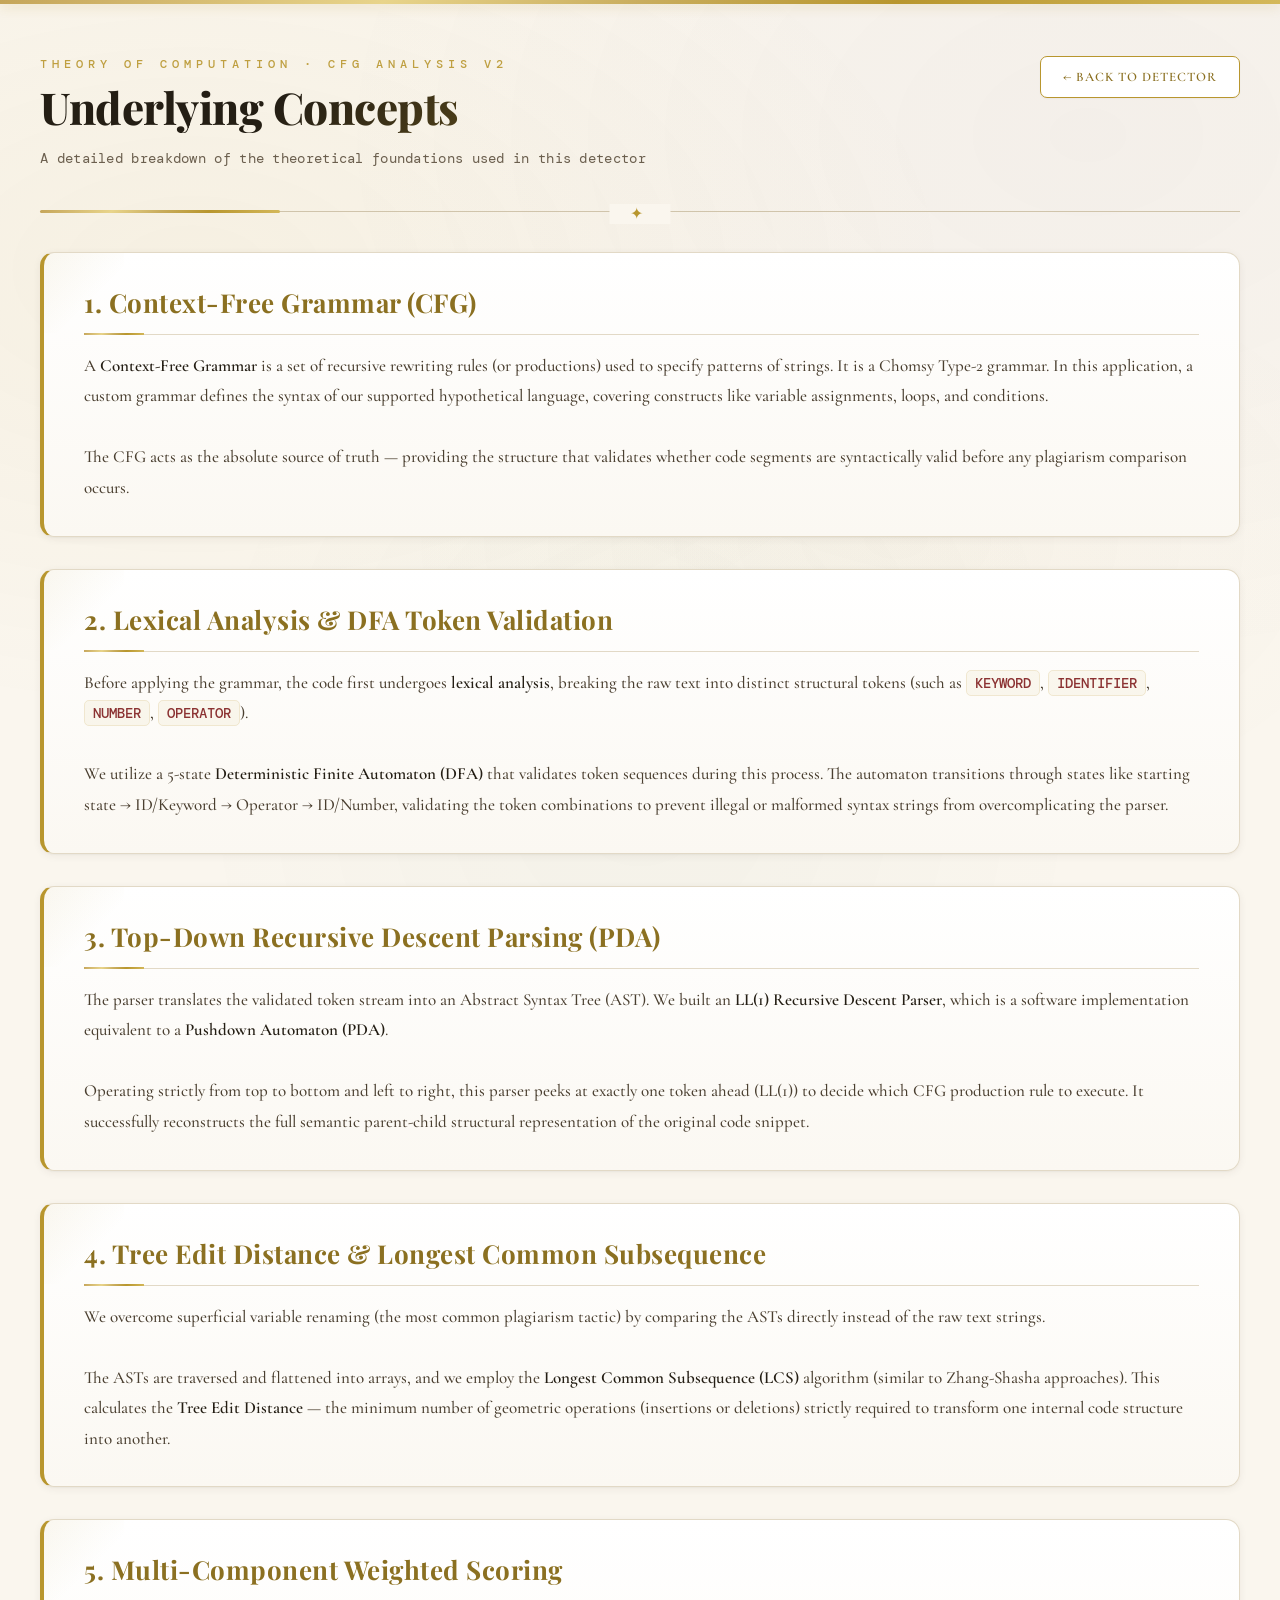
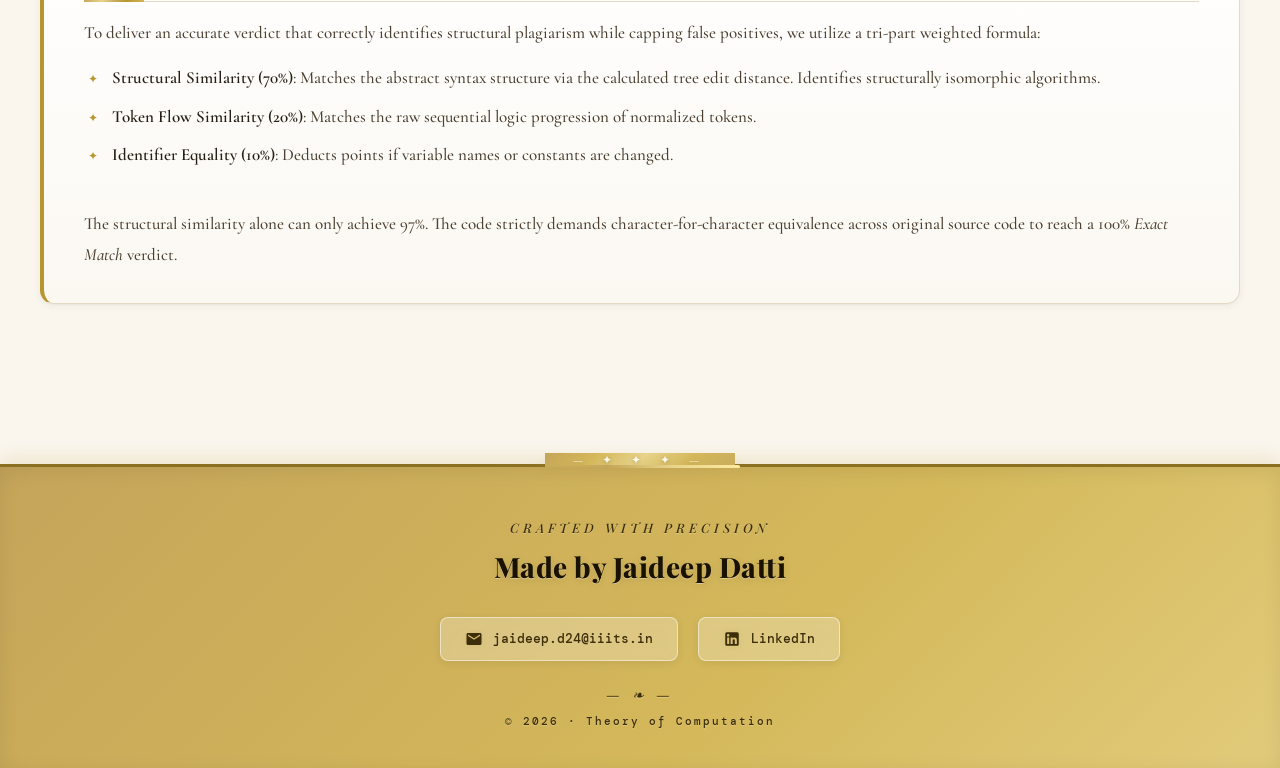
<file: Plagiarism Detector/concepts.html>
<!DOCTYPE html>
<html lang="en">
<head>
<meta charset="UTF-8">
<meta name="viewport" content="width=device-width, initial-scale=1.0">
<title>Concepts Used — CFG Plagiarism Detector</title>
<link rel="stylesheet" href="cfg_plagiarism_detector.css">
<style>
  .concept-card {
    background: var(--card-gradient);
    border: 1px solid var(--border-light);
    border-left: 4px solid var(--accent);
    border-radius: var(--radius-lg);
    padding: 32px 40px;
    margin-bottom: 32px;
    box-shadow: var(--shadow-sm);
    transition: all 0.4s cubic-bezier(.25,.46,.45,.94);
    animation: elegantReveal 0.8s ease-out backwards;
    position: relative;
    overflow: hidden;
  }
  .concept-card:nth-child(1) { animation-delay: 0.15s; }
  .concept-card:nth-child(2) { animation-delay: 0.3s; }
  .concept-card:nth-child(3) { animation-delay: 0.45s; }
  .concept-card:nth-child(4) { animation-delay: 0.6s; }
  .concept-card:nth-child(5) { animation-delay: 0.75s; }

  .concept-card:hover {
    box-shadow: var(--shadow-lg);
    border-color: var(--border-gold);
    transform: translateY(-3px);
  }

  .concept-card::before {
    content: '';
    position: absolute;
    top: 0;
    left: 0;
    width: 80px;
    height: 80px;
    background: linear-gradient(135deg, rgba(184, 150, 46, 0.08) 0%, transparent 60%);
    pointer-events: none;
    z-index: 1;
  }

  .concept-title {
    font-family: var(--font-heading);
    font-size: 26px;
    font-weight: 700;
    color: var(--accent-dark);
    margin-bottom: 16px;
    letter-spacing: 0.5px;
    border-bottom: 1px solid var(--border-light);
    padding-bottom: 14px;
    position: relative;
  }
  
  .concept-title::after {
    content: '';
    position: absolute;
    bottom: -1px;
    left: 0;
    width: 60px;
    height: 2px;
    background: var(--gold-gradient);
  }

  .concept-body {
    color: var(--text-mid);
    line-height: 1.8;
    font-size: 17px;
    font-family: var(--font-ui);
  }
  .concept-body code {
    font-family: var(--font-code);
    background: rgba(184, 150, 46, 0.06);
    padding: 3px 8px;
    border-radius: 5px;
    color: var(--accent2);
    font-size: 14px;
    border: 1px solid rgba(184, 150, 46, 0.15);
  }
  .concept-body strong {
    color: var(--text);
    font-weight: 600;
  }
  
  .concept-list {
    margin-top: 14px;
    margin-left: 20px;
  }
  .concept-list li {
    margin-bottom: 8px;
    padding-left: 8px;
  }
  .concept-list li::marker {
    color: var(--accent);
    content: "✦  ";
    font-size: 12px;
  }
</style>
</head>
<body class="letter-colors">
<div class="container">

<!-- HEADER -->
<header>
  <div class="logo-area">
    <div class="logo-label">Theory of Computation · CFG Analysis v2</div>
    <h1>Underlying Concepts</h1>
    <div class="subtitle">A detailed breakdown of the theoretical foundations used in this detector</div>
  </div>
  <div class="badge-row">
    <button class="btn-secondary" onclick="window.location.href='cfg_plagiarism_detector.html'" style="border-color:var(--accent);color:var(--accent-dark); font-size: 13px; cursor: pointer;">← Back to Detector</button>
  </div>
</header>

<div class="concept-card">
  <div class="concept-title">1. Context-Free Grammar (CFG)</div>
  <div class="concept-body">
    A <strong>Context-Free Grammar</strong> is a set of recursive rewriting rules (or productions) used to specify patterns of strings. It is a Chomsy Type-2 grammar. In this application, a custom grammar defines the syntax of our supported hypothetical language, covering constructs like variable assignments, loops, and conditions.
    <br><br>
    The CFG acts as the absolute source of truth — providing the structure that validates whether code segments are syntactically valid before any plagiarism comparison occurs.
  </div>
</div>

<div class="concept-card">
  <div class="concept-title">2. Lexical Analysis & DFA Token Validation</div>
  <div class="concept-body">
    Before applying the grammar, the code first undergoes <strong>lexical analysis</strong>, breaking the raw text into distinct structural tokens (such as <code>KEYWORD</code>, <code>IDENTIFIER</code>, <code>NUMBER</code>, <code>OPERATOR</code>). 
    <br><br>
    We utilize a 5-state <strong>Deterministic Finite Automaton (DFA)</strong> that validates token sequences during this process. The automaton transitions through states like starting state → ID/Keyword → Operator → ID/Number, validating the token combinations to prevent illegal or malformed syntax strings from overcomplicating the parser.
  </div>
</div>

<div class="concept-card">
  <div class="concept-title">3. Top-Down Recursive Descent Parsing (PDA)</div>
  <div class="concept-body">
    The parser translates the validated token stream into an Abstract Syntax Tree (AST). We built an <strong>LL(1) Recursive Descent Parser</strong>, which is a software implementation equivalent to a <strong>Pushdown Automaton (PDA)</strong>.
    <br><br>
    Operating strictly from top to bottom and left to right, this parser peeks at exactly one token ahead (LL(1)) to decide which CFG production rule to execute. It successfully reconstructs the full semantic parent-child structural representation of the original code snippet.
  </div>
</div>

<div class="concept-card">
  <div class="concept-title">4. Tree Edit Distance & Longest Common Subsequence</div>
  <div class="concept-body">
    We overcome superficial variable renaming (the most common plagiarism tactic) by comparing the ASTs directly instead of the raw text strings. 
    <br><br>
    The ASTs are traversed and flattened into arrays, and we employ the <strong>Longest Common Subsequence (LCS)</strong> algorithm (similar to Zhang-Shasha approaches). This calculates the <strong>Tree Edit Distance</strong> — the minimum number of geometric operations (insertions or deletions) strictly required to transform one internal code structure into another. 
  </div>
</div>

<div class="concept-card">
  <div class="concept-title">5. Multi-Component Weighted Scoring</div>
  <div class="concept-body">
    To deliver an accurate verdict that correctly identifies structural plagiarism while capping false positives, we utilize a tri-part weighted formula:
    <ul class="concept-list">
      <li><strong>Structural Similarity (70%)</strong>: Matches the abstract syntax structure via the calculated tree edit distance. Identifies structurally isomorphic algorithms.</li>
      <li><strong>Token Flow Similarity (20%)</strong>: Matches the raw sequential logic progression of normalized tokens.</li>
      <li><strong>Identifier Equality (10%)</strong>: Deducts points if variable names or constants are changed.</li>
    </ul>
    <br>
    The structural similarity alone can only achieve 97%. The code strictly demands character-for-character equivalence across original source code to reach a 100% <em>Exact Match</em> verdict.
  </div>
</div>

</div><!-- end container -->

<!-- FOOTER -->
<footer class="site-footer">
  <div class="footer-label">Crafted with precision</div>
  <div class="footer-name">Made by Jaideep Datti</div>
  <div class="footer-links">
    <a class="footer-link" href="mailto:jaideep.d24@iiits.in" title="Send email">
      <svg viewBox="0 0 24 24" xmlns="http://www.w3.org/2000/svg"><path d="M20 4H4c-1.1 0-1.99.9-1.99 2L2 18c0 1.1.9 2 2 2h16c1.1 0 2-.9 2-2V6c0-1.1-.9-2-2-2zm0 4l-8 5-8-5V6l8 5 8-5v2z"/></svg>
      jaideep.d24@iiits.in
    </a>
    <a class="footer-link" href="https://www.linkedin.com/in/jaideep-datti/" target="_blank" rel="noopener noreferrer" title="LinkedIn Profile">
      <svg viewBox="0 0 24 24" xmlns="http://www.w3.org/2000/svg"><path d="M19 3a2 2 0 0 1 2 2v14a2 2 0 0 1-2 2H5a2 2 0 0 1-2-2V5a2 2 0 0 1 2-2h14m-.5 15.5v-5.3a3.26 3.26 0 0 0-3.26-3.26c-.85 0-1.84.52-2.32 1.3v-1.11h-2.79v8.37h2.79v-4.93c0-.77.62-1.4 1.39-1.4a1.4 1.4 0 0 1 1.4 1.4v4.93h2.79M6.88 8.56a1.68 1.68 0 0 0 1.68-1.68c0-.93-.75-1.69-1.68-1.69a1.69 1.69 0 0 0-1.69 1.69c0 .93.76 1.68 1.69 1.68m1.39 9.94v-8.37H5.5v8.37h2.77z"/></svg>
      LinkedIn
    </a>
  </div>
  <div class="footer-ornament">— ❧ —</div>
  <div class="footer-year">© 2026 · Theory of Computation</div>
</footer>

</body>
</html>
</file>
<file: cfg_plagiarism_detector.css>
/* ============================================================
   CFG PLAGIARISM DETECTOR — OLD MONEY AESTHETIC
   Opulent · Luxurious · Gold · Serif · Heritage Elegance
   ============================================================ */

@import url('https://fonts.googleapis.com/css2?family=Playfair+Display:ital,wght@0,400;0,500;0,600;0,700;0,800;0,900;1,400;1,500&family=Cormorant+Garamond:wght@400;500;600;700&family=DM+Mono:wght@300;400;500&display=swap');

:root {
  --bg: #FAF6EE;
  --bg-warm: #F3ECDF;
  --bg-parchment: #F7F1E6;
  --surface: #FFFFFF;
  --surface2: #FBF8F2;
  --surface3: #F0E9D8;
  --surface4: #E8DFCC;
  --border: #D0C4AB;
  --border-light: #E2D9C6;
  --border-gold: #C9AD5E;
  --accent: #B8962E;
  --accent-light: #D4B85A;
  --accent-dark: #8B7021;
  --accent-rich: #9E7B1B;
  --accent2: #8B3232;
  --accent2-light: #A84444;
  --accent3: #2A5E3E;
  --accent3-light: #3D7A55;
  --accent4: #5B4A8A;
  --accent4-light: #7B6AAA;
  --amber: #B07D1E;
  --amber-light: #D4A03A;
  --text: #241E14;
  --text-mid: #4A3F30;
  --text-dim: #6B5F4E;
  --text-light: #8E8170;
  --text-muted: #B0A590;

  --gold-gradient: linear-gradient(135deg, #C5A55A 0%, #E8D48B 30%, #C9AD5E 50%, #B8962E 70%, #D4B85A 100%);
  --gold-shine: linear-gradient(90deg, transparent 0%, rgba(255,248,220,0.6) 50%, transparent 100%);
  --cream-gradient: linear-gradient(180deg, #FDF8F0 0%, #F3ECDF 100%);
  --parchment-gradient: linear-gradient(135deg, #FAF6EE 0%, #F0E9D8 50%, #FAF6EE 100%);
  --card-gradient: linear-gradient(180deg, #FFFFFF 0%, #FBF8F2 100%);

  --shadow-xs: 0 1px 2px rgba(44, 35, 24, 0.04);
  --shadow-sm: 0 2px 8px rgba(44, 35, 24, 0.06), 0 1px 2px rgba(44, 35, 24, 0.04);
  --shadow-md: 0 4px 16px rgba(44, 35, 24, 0.08), 0 2px 4px rgba(44, 35, 24, 0.04);
  --shadow-lg: 0 8px 32px rgba(44, 35, 24, 0.1), 0 4px 8px rgba(44, 35, 24, 0.05);
  --shadow-xl: 0 16px 48px rgba(44, 35, 24, 0.12), 0 8px 16px rgba(44, 35, 24, 0.06);
  --shadow-gold: 0 4px 24px rgba(184, 150, 46, 0.18), 0 2px 8px rgba(184, 150, 46, 0.1);
  --shadow-gold-lg: 0 8px 40px rgba(184, 150, 46, 0.22), 0 4px 12px rgba(184, 150, 46, 0.12);
  --shadow-inset: inset 0 1px 3px rgba(44, 35, 24, 0.06);

  --font-code: 'DM Mono', monospace;
  --font-heading: 'Playfair Display', Georgia, 'Times New Roman', serif;
  --font-ui: 'Cormorant Garamond', Georgia, serif;
  --radius: 10px;
  --radius-lg: 14px;
  --radius-xl: 18px;
}

* { margin: 0; padding: 0; box-sizing: border-box; }

body {
  background: var(--bg);
  color: var(--text);
  font-family: var(--font-ui);
  font-size: 18px;
  font-weight: 500;
  min-height: 100vh;
  overflow-x: hidden;
  -webkit-font-smoothing: antialiased;
  -moz-osx-font-smoothing: grayscale;
}

/* Luxury parchment texture + warm radials */
body::before {
  content: '';
  position: fixed;
  inset: 0;
  background-image:
    radial-gradient(ellipse at 15% 30%, rgba(184, 150, 46, 0.06) 0%, transparent 50%),
    radial-gradient(ellipse at 85% 15%, rgba(91, 74, 138, 0.04) 0%, transparent 50%),
    radial-gradient(ellipse at 50% 85%, rgba(42, 94, 62, 0.03) 0%, transparent 50%),
    radial-gradient(ellipse at 70% 60%, rgba(184, 150, 46, 0.03) 0%, transparent 40%);
  pointer-events: none;
  z-index: 0;
}

/* Grand gold bar at top */
body::after {
  content: '';
  position: fixed;
  top: 0;
  left: 0;
  right: 0;
  height: 4px;
  background: var(--gold-gradient);
  z-index: 1000;
  box-shadow: 0 2px 12px rgba(184, 150, 46, 0.3);
}

.container {
  position: relative;
  z-index: 1;
  max-width: 1520px;
  margin: 0 auto;
  padding: 0 40px 48px;
}

/* ============ ANIMATIONS ============ */
@keyframes fadeIn {
  from { opacity: 0; transform: translateY(16px); }
  to { opacity: 1; transform: translateY(0); }
}

@keyframes slideIn {
  from { opacity: 0; transform: translateX(-14px); }
  to { opacity: 1; transform: translateX(0); }
}

@keyframes slideUp {
  from { opacity: 0; transform: translateY(24px); }
  to { opacity: 1; transform: translateY(0); }
}

@keyframes pulse {
  0%, 100% { opacity: 1; }
  50% { opacity: 0.6; }
}

@keyframes shimmer {
  0% { background-position: -200% center; }
  100% { background-position: 200% center; }
}

@keyframes gentleFloat {
  0%, 100% { transform: translateY(0); }
  50% { transform: translateY(-5px); }
}

@keyframes goldGlow {
  0%, 100% { box-shadow: 0 0 10px rgba(184, 150, 46, 0.15); }
  50% { box-shadow: 0 0 28px rgba(184, 150, 46, 0.35); }
}

@keyframes elegantReveal {
  from {
    opacity: 0;
    transform: translateY(20px) scale(0.97);
    filter: blur(3px);
  }
  to {
    opacity: 1;
    transform: translateY(0) scale(1);
    filter: blur(0);
  }
}

@keyframes loadPulse {
  0%, 100% { opacity: 1; }
  50% { opacity: 0.4; }
}

@keyframes borderShimmer {
  0% { border-color: var(--border); }
  50% { border-color: var(--border-gold); }
  100% { border-color: var(--border); }
}

@keyframes goldTextShimmer {
  0%, 100% { background-position: 0% 50%; }
  50% { background-position: 100% 50%; }
}

@keyframes revealLine {
  from { width: 0; }
  to { width: 240px; }
}

/* ============ HEADER ============ */
header {
  padding: 56px 0 44px;
  display: flex;
  align-items: flex-start;
  justify-content: space-between;
  border-bottom: 1px solid var(--border);
  margin-bottom: 40px;
  position: relative;
  animation: slideUp 0.9s ease-out;
}

/* Gold accent line under header */
header::before {
  content: '';
  position: absolute;
  bottom: -2px;
  left: 0;
  width: 240px;
  height: 3px;
  background: var(--gold-gradient);
  border-radius: 2px;
  animation: revealLine 1.2s ease-out 0.3s backwards;
}

/* Ornamental flourish */
header::after {
  content: '✦';
  position: absolute;
  bottom: -13px;
  left: 50%;
  transform: translateX(-50%);
  font-size: 16px;
  color: var(--accent);
  background: var(--bg);
  padding: 0 20px;
  z-index: 2;
  letter-spacing: 8px;
}

.logo-area {
  display: flex;
  flex-direction: column;
  gap: 10px;
}

.logo-label {
  font-size: 12px;
  letter-spacing: 5px;
  text-transform: uppercase;
  color: var(--accent);
  font-family: var(--font-code);
  font-weight: 500;
  opacity: 0.9;
}

h1 {
  font-size: 44px;
  font-weight: 800;
  letter-spacing: -0.5px;
  font-family: var(--font-heading);
  background: linear-gradient(135deg, var(--text) 20%, var(--accent-dark) 60%, var(--accent) 100%);
  background-size: 200% 200%;
  -webkit-background-clip: text;
  -webkit-text-fill-color: transparent;
  animation: goldTextShimmer 6s ease-in-out infinite;
  line-height: 1.15;
}

.subtitle {
  font-size: 14px;
  color: var(--text-dim);
  font-family: var(--font-code);
  margin-top: 6px;
  font-weight: 400;
  letter-spacing: 0.3px;
}

.badge-row {
  display: flex;
  gap: 10px;
  align-items: center;
  flex-wrap: wrap;
  animation: fadeIn 0.9s ease-out 0.4s backwards;
}

.badge {
  font-size: 11px;
  font-family: var(--font-code);
  letter-spacing: 1.5px;
  padding: 6px 14px;
  border-radius: 5px;
  border: 1px solid var(--border);
  color: var(--text-dim);
  text-transform: uppercase;
  transition: all 0.35s ease;
  background: var(--surface);
  box-shadow: var(--shadow-xs);
}

.badge:hover {
  border-color: var(--accent);
  color: var(--accent);
  box-shadow: var(--shadow-sm);
  transform: translateY(-1px);
}

.badge.active {
  border-color: var(--accent);
  color: var(--accent-dark);
  background: linear-gradient(135deg, rgba(184, 150, 46, 0.08) 0%, rgba(212, 184, 90, 0.04) 100%);
  font-weight: 500;
}

.badge.v2 {
  border-color: var(--accent4);
  color: var(--accent4);
  background: rgba(91, 74, 138, 0.05);
}

/* ============ THEORY STRIP ============ */
.theory-strip {
  background: var(--card-gradient);
  border: 1px solid var(--border-light);
  border-left: 4px solid var(--accent);
  border-radius: var(--radius);
  padding: 20px 28px;
  margin-bottom: 32px;
  display: flex;
  gap: 40px;
  flex-wrap: wrap;
  font-family: var(--font-code);
  font-size: 12px;
  box-shadow: var(--shadow-md);
  animation: fadeIn 0.7s ease-out 0.2s backwards;
  position: relative;
  overflow: hidden;
}

/* Subtle gold shimmer line across top */
.theory-strip::before {
  content: '';
  position: absolute;
  top: 0;
  left: 0;
  right: 0;
  height: 1px;
  background: var(--gold-shine);
  background-size: 200% 100%;
  animation: shimmer 4s ease-in-out infinite;
}

.theory-item {
  display: flex;
  flex-direction: column;
  gap: 5px;
}

.theory-item .label {
  color: var(--text-light);
  font-weight: 400;
  font-size: 11px;
  letter-spacing: 0.5px;
}

.theory-item .val {
  color: var(--accent3);
  font-weight: 500;
  font-size: 13px;
}

/* ============ DFA BANNER ============ */
.dfa-banner {
  background: var(--card-gradient);
  border: 1px solid var(--border-light);
  border-left: 4px solid var(--accent4);
  border-radius: var(--radius);
  padding: 14px 22px;
  margin-bottom: 28px;
  display: flex;
  align-items: center;
  gap: 18px;
  font-family: var(--font-code);
  font-size: 12px;
  box-shadow: var(--shadow-sm);
  animation: fadeIn 0.7s ease-out 0.35s backwards;
}

.dfa-toggle {
  display: flex;
  align-items: center;
  gap: 10px;
  cursor: pointer;
}

.dfa-toggle input[type=checkbox] {
  accent-color: var(--accent4);
  width: 16px;
  height: 16px;
  cursor: pointer;
}

.dfa-status { color: var(--text-dim); font-size: 12px; }
.dfa-status.ok { color: var(--accent3); font-weight: 500; }
.dfa-status.fail { color: var(--accent2); font-weight: 500; }

/* ============ MULTI-INPUT TOOLBAR ============ */
.multi-toolbar {
  display: flex;
  align-items: center;
  gap: 14px;
  margin-bottom: 24px;
  flex-wrap: wrap;
  animation: fadeIn 0.7s ease-out 0.45s backwards;
}

.multi-toolbar .section-label {
  font-size: 14px;
  letter-spacing: 4px;
  text-transform: uppercase;
  color: var(--text-dim);
  font-family: var(--font-heading);
  font-weight: 700;
  font-style: italic;
}

/* ============ EDITOR PANELS ============ */
.editors-container {
  margin-bottom: 28px;
}

.editors-scroll {
  display: flex;
  gap: 20px;
  overflow-x: auto;
  padding-bottom: 12px;
}

.editors-scroll::-webkit-scrollbar { height: 5px; }
.editors-scroll::-webkit-scrollbar-track { background: var(--surface2); border-radius: 99px; }
.editors-scroll::-webkit-scrollbar-thumb { background: var(--border); border-radius: 99px; }

.editor-panel {
  background: var(--card-gradient);
  border: 1px solid var(--border-light);
  border-radius: var(--radius-lg);
  overflow: hidden;
  display: flex;
  flex-direction: column;
  min-width: 360px;
  flex: 1;
  transition: all 0.4s cubic-bezier(.25,.46,.45,.94);
  box-shadow: var(--shadow-md);
  animation: elegantReveal 0.8s ease-out backwards;
  position: relative;
}

.editor-panel:nth-child(1) { animation-delay: 0.15s; }
.editor-panel:nth-child(2) { animation-delay: 0.3s; }
.editor-panel:nth-child(3) { animation-delay: 0.45s; }

.editor-panel:focus-within {
  border-color: var(--accent);
  box-shadow: var(--shadow-gold);
}

.editor-panel:hover {
  box-shadow: var(--shadow-lg);
  transform: translateY(-2px);
}

/* Gold corner accent on panels */
.editor-panel::before {
  content: '';
  position: absolute;
  top: 0;
  left: 0;
  width: 60px;
  height: 60px;
  background: linear-gradient(135deg, rgba(184, 150, 46, 0.08) 0%, transparent 60%);
  pointer-events: none;
  z-index: 1;
}

.panel-header {
  background: var(--surface2);
  padding: 14px 20px;
  display: flex;
  align-items: center;
  justify-content: space-between;
  border-bottom: 1px solid var(--border-light);
  gap: 10px;
}

.panel-title {
  font-size: 13px;
  letter-spacing: 2.5px;
  text-transform: uppercase;
  color: var(--text-dim);
  font-weight: 600;
  white-space: nowrap;
  font-family: var(--font-ui);
}

.panel-title .panel-letter {
  font-size: 18px;
  font-weight: 800;
  font-family: var(--font-heading);
}

.panel-actions {
  display: flex;
  gap: 8px;
  align-items: center;
}

.line-count {
  font-family: var(--font-code);
  font-size: 11px;
  color: var(--text-muted);
}

.btn-icon {
  background: transparent;
  border: 1px solid var(--border);
  color: var(--text-dim);
  width: 30px;
  height: 30px;
  border-radius: 6px;
  font-size: 12px;
  cursor: pointer;
  display: flex;
  align-items: center;
  justify-content: center;
  transition: all 0.3s ease;
  padding: 0;
}

.btn-icon:hover {
  border-color: var(--accent2);
  color: var(--accent2);
  background: rgba(139, 50, 50, 0.05);
  transform: scale(1.05);
}

.btn-icon.remove:hover {
  background: rgba(139, 50, 50, 0.08);
}

textarea {
  background: transparent;
  border: none;
  outline: none;
  color: var(--text);
  font-family: var(--font-code);
  font-size: 13.5px;
  line-height: 1.85;
  resize: none;
  padding: 20px 22px;
  width: 100%;
  min-height: 230px;
  tab-size: 2;
  caret-color: var(--accent);
}

textarea::placeholder {
  color: var(--text-muted);
  opacity: 0.6;
  font-style: italic;
}

/* ============ FILE DROP ZONE ============ */
.drop-zone {
  border: 1px dashed var(--border);
  border-radius: 6px;
  margin: 0 20px 16px;
  padding: 12px;
  text-align: center;
  font-family: var(--font-code);
  font-size: 11px;
  color: var(--text-muted);
  cursor: pointer;
  transition: all 0.3s ease;
}

.drop-zone:hover,
.drop-zone.dragover {
  border-color: var(--accent);
  color: var(--accent);
  background: rgba(184, 150, 46, 0.04);
}

.drop-zone input[type=file] { display: none; }

/* ============ ADD PANEL BUTTON ============ */
.add-panel-btn {
  min-width: 110px;
  flex-shrink: 0;
  background: transparent;
  border: 1.5px dashed var(--border);
  border-radius: var(--radius-lg);
  display: flex;
  flex-direction: column;
  align-items: center;
  justify-content: center;
  gap: 12px;
  cursor: pointer;
  color: var(--text-dim);
  font-family: var(--font-heading);
  font-size: 15px;
  font-weight: 600;
  font-style: italic;
  transition: all 0.35s ease;
  padding: 28px;
  min-height: 270px;
}

.add-panel-btn:hover {
  border-color: var(--accent);
  color: var(--accent);
  background: rgba(184, 150, 46, 0.04);
  box-shadow: var(--shadow-sm);
  transform: scale(1.02);
}

.add-panel-btn .plus {
  font-size: 36px;
  line-height: 1;
  font-family: var(--font-heading);
  transition: transform 0.35s ease;
}

.add-panel-btn:hover .plus {
  transform: scale(1.2) rotate(90deg);
}

/* ============ CONTROLS ============ */
.controls-bar {
  display: flex;
  align-items: center;
  gap: 14px;
  margin-bottom: 28px;
  flex-wrap: wrap;
  animation: fadeIn 0.7s ease-out 0.55s backwards;
}

.btn-primary {
  background: var(--gold-gradient);
  background-size: 200% 200%;
  color: #FFFDF5;
  border: none;
  padding: 15px 38px;
  font-family: var(--font-heading);
  font-size: 16px;
  font-weight: 700;
  letter-spacing: 2px;
  text-transform: uppercase;
  cursor: pointer;
  border-radius: 8px;
  transition: all 0.35s ease;
  position: relative;
  overflow: hidden;
  box-shadow: var(--shadow-gold);
  text-shadow: 0 1px 3px rgba(80, 60, 10, 0.25);
  animation: goldTextShimmer 5s ease-in-out infinite;
}

.btn-primary::before {
  content: '';
  position: absolute;
  inset: 0;
  border: 1px solid rgba(255, 255, 255, 0.15);
  border-radius: 8px;
  pointer-events: none;
}

.btn-primary::after {
  content: '';
  position: absolute;
  top: -50%;
  left: -50%;
  width: 200%;
  height: 200%;
  background: linear-gradient(45deg, transparent 30%, rgba(255,255,255,0.15) 50%, transparent 70%);
  transform: rotate(45deg) translateX(-100%);
  transition: transform 0.6s ease;
}

.btn-primary:hover::after {
  transform: rotate(45deg) translateX(100%);
}

.btn-primary:hover {
  box-shadow: var(--shadow-gold-lg);
  transform: translateY(-2px);
}

.btn-primary:active {
  transform: translateY(0);
}

.btn-secondary {
  background: var(--surface);
  color: var(--text-dim);
  border: 1px solid var(--border);
  padding: 12px 22px;
  font-family: var(--font-ui);
  font-size: 15px;
  font-weight: 600;
  text-transform: uppercase;
  letter-spacing: 1px;
  cursor: pointer;
  border-radius: 7px;
  transition: all 0.3s ease;
  box-shadow: var(--shadow-xs);
}

.btn-secondary:hover {
  border-color: var(--accent);
  color: var(--accent);
  box-shadow: var(--shadow-sm);
  transform: translateY(-1px);
}

.btn-export {
  background: var(--surface);
  color: var(--accent4);
  border: 1px solid var(--accent4);
  padding: 12px 22px;
  font-family: var(--font-ui);
  font-size: 15px;
  font-weight: 600;
  text-transform: uppercase;
  letter-spacing: 1px;
  cursor: pointer;
  border-radius: 7px;
  transition: all 0.3s ease;
  margin-left: auto;
}

.btn-export:hover {
  background: rgba(91, 74, 138, 0.06);
  box-shadow: var(--shadow-sm);
}

.select-lang {
  background: var(--surface);
  color: var(--text-dim);
  border: 1px solid var(--border);
  padding: 12px 18px;
  font-family: var(--font-code);
  font-size: 13px;
  border-radius: 7px;
  outline: none;
  cursor: pointer;
  transition: border-color 0.3s ease;
}

.select-lang:focus {
  border-color: var(--accent);
}

/* ============ MULTI-CODE COUNT PROMPT ============ */
.count-prompt {
  background: var(--card-gradient);
  border: 1px solid var(--accent4);
  border-radius: var(--radius);
  padding: 18px 28px;
  display: none;
  margin-bottom: 28px;
  animation: fadeIn 0.4s ease;
  font-family: var(--font-code);
  font-size: 13px;
  align-items: center;
  gap: 18px;
  flex-wrap: wrap;
  box-shadow: var(--shadow-md);
}

.count-prompt.visible { display: flex; }
.count-prompt label { color: var(--accent4); font-weight: 500; }

.count-prompt select {
  background: var(--surface2);
  color: var(--text);
  border: 1px solid var(--accent4);
  padding: 8px 14px;
  border-radius: 5px;
  font-family: var(--font-code);
  font-size: 13px;
}

/* ============ SCORE PANEL ============ */
.score-section {
  margin-bottom: 28px;
  display: none;
}

.score-section.visible {
  display: block;
  animation: elegantReveal 0.7s ease-out;
}

.score-card {
  background: var(--card-gradient);
  border: 1px solid var(--border-light);
  border-radius: var(--radius-xl);
  padding: 32px 36px;
  display: grid;
  grid-template-columns: auto 1fr auto;
  gap: 32px;
  align-items: center;
  box-shadow: var(--shadow-lg);
  position: relative;
  overflow: hidden;
}

/* Double gold corner ornaments */
.score-card::before {
  content: '✦ ✦ ✦';
  position: absolute;
  top: 14px;
  right: 20px;
  font-size: 10px;
  color: var(--accent);
  opacity: 0.4;
  letter-spacing: 6px;
}

.score-card::after {
  content: '';
  position: absolute;
  bottom: 0;
  left: 0;
  right: 0;
  height: 2px;
  background: var(--gold-gradient);
  opacity: 0.4;
}

.score-dial {
  position: relative;
  width: 120px;
  height: 120px;
  animation: gentleFloat 5s ease-in-out infinite;
}

.score-dial svg {
  width: 100%;
  height: 100%;
  transform: rotate(-90deg);
  filter: drop-shadow(0 2px 8px rgba(0,0,0,0.08));
}

.score-dial .track {
  fill: none;
  stroke: var(--surface3);
  stroke-width: 8;
}

.score-dial .fill {
  fill: none;
  stroke-width: 8;
  stroke-linecap: round;
  transition: stroke-dashoffset 1.2s cubic-bezier(.4,0,.2,1);
}

.score-label {
  position: absolute;
  inset: 0;
  display: flex;
  flex-direction: column;
  align-items: center;
  justify-content: center;
  font-family: var(--font-heading);
}

.score-pct {
  font-size: 28px;
  font-weight: 800;
  color: var(--text);
}

.score-sub {
  font-size: 11px;
  color: var(--text-dim);
  text-transform: uppercase;
  letter-spacing: 3px;
  font-family: var(--font-code);
  margin-top: 2px;
}

.score-breakdown {
  display: grid;
  grid-template-columns: 1fr 1fr;
  gap: 14px;
}

.breakdown-item {
  background: var(--surface2);
  border-radius: 8px;
  padding: 16px 18px;
  border: 1px solid var(--border-light);
  transition: all 0.3s ease;
  position: relative;
  overflow: hidden;
}

.breakdown-item::before {
  content: '';
  position: absolute;
  top: 0;
  left: 0;
  width: 2px;
  height: 100%;
  background: var(--accent);
  opacity: 0;
  transition: opacity 0.3s ease;
}

.breakdown-item:hover {
  border-color: var(--accent);
  box-shadow: var(--shadow-sm);
  transform: translateX(2px);
}

.breakdown-item:hover::before {
  opacity: 1;
}

.breakdown-item .bi-label {
  font-size: 11px;
  color: var(--text-muted);
  text-transform: uppercase;
  letter-spacing: 1.5px;
  margin-bottom: 6px;
  font-family: var(--font-code);
}

.breakdown-item .bi-val {
  font-family: var(--font-heading);
  font-size: 22px;
  font-weight: 700;
}

.breakdown-item .bi-val.green { color: var(--accent3); }
.breakdown-item .bi-val.red { color: var(--accent2); }
.breakdown-item .bi-val.cyan { color: var(--accent); }
.breakdown-item .bi-val.purple { color: var(--accent4); }

.verdict {
  text-align: center;
  display: flex;
  flex-direction: column;
  gap: 10px;
  align-items: center;
}

.verdict-badge {
  padding: 10px 26px;
  border-radius: 6px;
  font-size: 14px;
  font-weight: 700;
  letter-spacing: 2.5px;
  text-transform: uppercase;
  font-family: var(--font-heading);
  transition: all 0.3s ease;
}

.verdict-badge.high {
  background: rgba(139, 50, 50, 0.1);
  border: 1.5px solid var(--accent2);
  color: var(--accent2);
  animation: goldGlow 3s ease-in-out infinite;
}

.verdict-badge.medium {
  background: rgba(176, 125, 30, 0.08);
  border: 1.5px solid var(--amber);
  color: var(--amber);
}

.verdict-badge.low {
  background: rgba(42, 94, 62, 0.08);
  border: 1.5px solid var(--accent3);
  color: var(--accent3);
}

.formula-text {
  font-family: var(--font-code);
  font-size: 11px;
  color: var(--text-muted);
}

.progress-bar-wrap { margin-top: 14px; }

.progress-label {
  font-size: 11px;
  color: var(--text-dim);
  font-family: var(--font-code);
  margin-bottom: 6px;
  display: flex;
  justify-content: space-between;
}

.progress-track {
  background: var(--surface3);
  border-radius: 99px;
  height: 7px;
  overflow: hidden;
  box-shadow: var(--shadow-inset);
}

.progress-fill {
  height: 100%;
  border-radius: 99px;
  transition: width 1.2s cubic-bezier(.4,0,.2,1);
}

/* ============ MATCH EXPLANATION ============ */
.match-explanation {
  background: var(--surface2);
  border: 1px solid var(--border-light);
  border-radius: 8px;
  padding: 16px 20px;
  margin-top: 16px;
  font-family: var(--font-code);
  font-size: 12px;
  color: var(--text-dim);
  line-height: 2;
}

.match-explanation .why-item {
  display: flex;
  gap: 10px;
  margin-bottom: 6px;
}

.match-explanation .why-icon { flex-shrink: 0; }
.why-exact { color: var(--accent2); }
.why-renamed { color: var(--amber); }
.why-structural { color: var(--accent3); }

/* ============ MATRIX TABLE ============ */
.matrix-section {
  margin-bottom: 28px;
  display: none;
}

.matrix-section.visible {
  display: block;
  animation: elegantReveal 0.7s ease-out;
}

.matrix-header {
  font-size: 16px;
  letter-spacing: 4px;
  text-transform: uppercase;
  color: var(--text-dim);
  font-family: var(--font-heading);
  margin-bottom: 16px;
  font-weight: 700;
  font-style: italic;
}

.matrix-table {
  width: 100%;
  border-collapse: separate;
  border-spacing: 0;
  font-family: var(--font-code);
  font-size: 13px;
  border-radius: var(--radius);
  overflow: hidden;
  box-shadow: var(--shadow-md);
}

.matrix-table th,
.matrix-table td {
  padding: 14px 18px;
  border: 1px solid var(--border-light);
  text-align: center;
}

.matrix-table th {
  background: var(--surface2);
  color: var(--text-dim);
  font-weight: 600;
  font-family: var(--font-heading);
  font-size: 15px;
}

.matrix-table td {
  background: var(--surface);
  cursor: pointer;
  transition: all 0.3s ease;
}

.matrix-table td:hover {
  background: var(--surface3);
  box-shadow: inset 0 0 0 2px var(--accent);
}

.matrix-table td.self {
  background: var(--surface2);
  color: var(--text-muted);
}

.matrix-table td.high-sim {
  background: rgba(139, 50, 50, 0.1);
  color: var(--accent2);
  font-weight: 700;
  font-size: 14px;
}

.matrix-table td.med-sim {
  background: rgba(176, 125, 30, 0.08);
  color: var(--amber);
  font-weight: 600;
  font-size: 14px;
}

.matrix-table td.low-sim {
  background: rgba(42, 94, 62, 0.06);
  color: var(--accent3);
}

.matrix-pair-detail {
  margin-top: 20px;
  padding: 16px 20px;
  background: var(--card-gradient);
  border-radius: 8px;
  border-left: 4px solid var(--accent);
  font-family: var(--font-code);
  font-size: 12px;
  display: none;
  box-shadow: var(--shadow-md);
}

.matrix-pair-detail.visible {
  display: block;
  animation: slideIn 0.35s ease;
}

/* ============ TABS ============ */
.tabs {
  display: flex;
  gap: 0;
  border-bottom: 1px solid var(--border);
  margin-bottom: 0;
  overflow-x: auto;
  background: var(--surface2);
}

.tab {
  padding: 14px 28px;
  font-size: 14px;
  font-weight: 700;
  letter-spacing: 1.5px;
  text-transform: uppercase;
  cursor: pointer;
  color: var(--text-dim);
  border-bottom: 3px solid transparent;
  transition: all 0.3s ease;
  margin-bottom: -1px;
  font-family: var(--font-heading);
  white-space: nowrap;
}

.tab.active {
  color: var(--accent-dark);
  border-bottom-color: var(--accent);
  background: var(--surface);
}

.tab:hover:not(.active) {
  color: var(--text);
  background: rgba(184, 150, 46, 0.04);
}

.tab-content { display: none; }
.tab-content.active { display: block; }

.results-panel {
  background: var(--surface);
  border: 1px solid var(--border-light);
  border-radius: var(--radius-xl);
  overflow: hidden;
  display: none;
  box-shadow: var(--shadow-xl);
}

.results-panel.visible {
  display: block;
  animation: elegantReveal 0.8s ease-out;
}

.tab-body {
  padding: 28px;
}

/* ============ AST DIFF ============ */
.ast-diff {
  display: grid;
  grid-template-columns: 1fr 1fr;
  gap: 24px;
}

.ast-col-header {
  font-size: 13px;
  letter-spacing: 2.5px;
  text-transform: uppercase;
  color: var(--text-dim);
  margin-bottom: 14px;
  font-weight: 700;
  font-family: var(--font-heading);
  font-style: italic;
}

.ast-tree {
  font-family: var(--font-code);
  font-size: 12px;
  line-height: 2;
  max-height: 420px;
  overflow-y: auto;
}

.ast-node {
  padding: 4px 12px;
  border-radius: 5px;
  margin: 3px 0;
  white-space: nowrap;
  overflow: hidden;
  text-overflow: ellipsis;
  cursor: pointer;
  transition: all 0.25s ease;
}

.ast-node:hover {
  opacity: 0.85;
  transform: translateX(4px);
}

.ast-node.match {
  background: var(--match);
  border-left: 3px solid var(--match-border);
  color: #2A5E3E;
}

.ast-node.diff {
  background: var(--diff);
  border-left: 3px solid var(--diff-border);
  color: #8B3232;
}

.ast-node.neutral {
  background: var(--neutral);
  border-left: 3px solid var(--neutral-border);
  color: var(--text-dim);
}

.ast-node.highlighted {
  outline: 2px solid var(--accent);
  outline-offset: 2px;
  box-shadow: var(--shadow-gold);
}

/* ============ INTERACTIVE SVG TREE ============ */
#tree-svg {
  width: 100%;
  overflow: auto;
  min-height: 320px;
}

#tree-svg svg { min-width: 600px; }

.tree-controls {
  display: flex;
  gap: 10px;
  margin-bottom: 16px;
  align-items: center;
}

.tree-controls button {
  padding: 8px 16px;
  background: var(--surface2);
  border: 1px solid var(--border);
  color: var(--text-dim);
  border-radius: 6px;
  cursor: pointer;
  font-family: var(--font-code);
  font-size: 12px;
  transition: all 0.3s ease;
}

.tree-controls button:hover {
  border-color: var(--accent);
  color: var(--accent);
  box-shadow: var(--shadow-sm);
}

.tree-controls .zoom-label {
  font-family: var(--font-code);
  font-size: 12px;
  color: var(--text-dim);
  font-weight: 500;
}

.tree-node-clickable {
  cursor: pointer;
  transition: opacity 0.25s;
}

.tree-node-clickable:hover { opacity: 0.75; }

/* ============ TOKEN STREAM ============ */
.token-stream {
  display: flex;
  flex-wrap: wrap;
  gap: 7px;
}

.token {
  font-family: var(--font-code);
  font-size: 12px;
  padding: 5px 12px;
  border-radius: 5px;
  border: 1px solid transparent;
  transition: all 0.25s ease;
}

.token:hover {
  transform: translateY(-2px);
  box-shadow: var(--shadow-sm);
}

.token.KW {
  background: rgba(184, 150, 46, 0.1);
  border-color: rgba(184, 150, 46, 0.3);
  color: var(--accent-dark);
}

.token.ID {
  background: rgba(42, 94, 62, 0.08);
  border-color: rgba(42, 94, 62, 0.2);
  color: var(--accent3);
}

.token.NUM {
  background: rgba(176, 125, 30, 0.1);
  border-color: rgba(176, 125, 30, 0.25);
  color: var(--amber);
}

.token.OP {
  background: rgba(139, 50, 50, 0.08);
  border-color: rgba(139, 50, 50, 0.2);
  color: var(--accent2);
}

.token.DELIM {
  background: rgba(44, 35, 24, 0.04);
  border-color: rgba(44, 35, 24, 0.1);
  color: var(--text-dim);
}

.token.NORM {
  background: rgba(91, 74, 138, 0.1);
  border-color: rgba(91, 74, 138, 0.25);
  color: var(--accent4);
}

.token-section { margin-bottom: 24px; }

.token-section-label {
  font-size: 12px;
  color: var(--text-dim);
  text-transform: uppercase;
  letter-spacing: 2.5px;
  margin-bottom: 12px;
  font-family: var(--font-heading);
  font-weight: 700;
  font-style: italic;
}

/* ============ DFA VALIDATION DISPLAY ============ */
.dfa-states {
  display: flex;
  flex-wrap: wrap;
  gap: 8px;
  margin-top: 16px;
}

.dfa-state {
  font-family: var(--font-code);
  font-size: 11px;
  padding: 5px 12px;
  border-radius: 16px;
  border: 1px solid var(--border);
  color: var(--text-dim);
  transition: all 0.3s ease;
}

.dfa-state.current {
  border-color: var(--accent4);
  color: var(--accent4);
  background: rgba(91, 74, 138, 0.08);
}

.dfa-state.accept {
  border-color: var(--accent3);
  color: var(--accent3);
  background: rgba(42, 94, 62, 0.08);
}

.dfa-state.reject {
  border-color: var(--accent2);
  color: var(--accent2);
  background: rgba(139, 50, 50, 0.08);
}

.dfa-transition-table {
  width: 100%;
  border-collapse: separate;
  border-spacing: 0;
  font-family: var(--font-code);
  font-size: 12px;
  margin-top: 16px;
  border-radius: var(--radius);
  overflow: hidden;
  box-shadow: var(--shadow-sm);
}

.dfa-transition-table th,
.dfa-transition-table td {
  padding: 10px 14px;
  border: 1px solid var(--border-light);
  text-align: center;
}

.dfa-transition-table th {
  background: var(--surface2);
  color: var(--text-dim);
  font-family: var(--font-heading);
  font-size: 13px;
}

.dfa-transition-table td.active-cell {
  background: rgba(91, 74, 138, 0.08);
  color: var(--accent4);
}

/* ============ GRAMMAR RULES ============ */
.grammar-list {
  display: flex;
  flex-direction: column;
  gap: 10px;
}

.grammar-rule {
  background: var(--surface2);
  border-radius: 8px;
  padding: 14px 20px;
  font-family: var(--font-code);
  font-size: 13px;
  border-left: 3px solid var(--border);
  display: flex;
  align-items: baseline;
  gap: 16px;
  transition: all 0.3s ease;
}

.grammar-rule:hover {
  border-left-color: var(--accent);
  background: var(--surface3);
  transform: translateX(5px);
  box-shadow: var(--shadow-sm);
}

.grammar-rule .lhs { color: var(--accent); min-width: 100px; font-weight: 500; }
.grammar-rule .arrow { color: var(--text-muted); font-size: 16px; }
.grammar-rule .rhs { color: var(--text); flex: 1; }
.grammar-rule .rhs .kw { color: var(--amber); font-weight: 500; }
.grammar-rule .rhs .meta { color: var(--accent2); }

.grammar-ambiguity-note {
  background: rgba(176, 125, 30, 0.06);
  border: 1px solid rgba(176, 125, 30, 0.2);
  border-radius: 8px;
  padding: 16px 20px;
  margin-top: 16px;
  font-family: var(--font-code);
  font-size: 12px;
  color: var(--amber);
  line-height: 1.8;
}

/* ============ PARSE TRACE ============ */
.parse-trace {
  display: flex;
  flex-direction: column;
  gap: 6px;
  max-height: 420px;
  overflow-y: auto;
}

.trace-step {
  font-family: var(--font-code);
  font-size: 12px;
  padding: 8px 16px;
  border-radius: 6px;
  display: flex;
  gap: 16px;
  align-items: baseline;
  background: var(--surface2);
  animation: slideIn 0.2s ease backwards;
  transition: all 0.25s ease;
  border-left: 3px solid transparent;
}

.trace-step:hover {
  background: var(--surface3);
  border-left-color: var(--accent);
  transform: translateX(4px);
}

.trace-step .step-num { color: var(--text-muted); min-width: 30px; }
.trace-step .step-rule { color: var(--accent3); font-weight: 500; }
.trace-step .step-token { color: var(--accent2); }
.trace-step .step-action { color: var(--text-dim); flex: 1; }

/* ============ HISTORY ============ */
.history-section {
  margin-bottom: 32px;
  display: none;
}

.history-section.has-items { display: block; }

.history-header {
  font-size: 14px;
  letter-spacing: 4px;
  text-transform: uppercase;
  color: var(--text-dim);
  font-family: var(--font-heading);
  margin-bottom: 14px;
  display: flex;
  align-items: center;
  justify-content: space-between;
  font-weight: 700;
  font-style: italic;
}

.history-list {
  display: flex;
  flex-direction: column;
  gap: 10px;
}

.history-item {
  background: var(--card-gradient);
  border: 1px solid var(--border-light);
  border-radius: 8px;
  padding: 14px 20px;
  display: flex;
  align-items: center;
  gap: 16px;
  cursor: pointer;
  transition: all 0.3s ease;
  font-family: var(--font-code);
  font-size: 12px;
  box-shadow: var(--shadow-xs);
}

.history-item:hover {
  border-color: var(--accent);
  box-shadow: var(--shadow-md);
  transform: translateX(5px);
}

.history-item .h-time { color: var(--text-muted); min-width: 85px; }
.history-item .h-codes { color: var(--text); flex: 1; }
.history-item .h-score { font-weight: 700; font-family: var(--font-heading); font-size: 18px; }
.history-item .h-score.high { color: var(--accent2); }
.history-item .h-score.med { color: var(--amber); }
.history-item .h-score.low { color: var(--accent3); }

/* ============ THRESHOLD INDICATOR ============ */
.threshold-bar {
  background: var(--surface2);
  border: 1px solid var(--border-light);
  border-radius: 8px;
  padding: 14px 18px;
  margin-top: 14px;
  font-family: var(--font-code);
  font-size: 11px;
}

.threshold-track {
  position: relative;
  height: 10px;
  background: linear-gradient(90deg, #4A8B5C 0% 40%, #C68B2C 40% 70%, #8B3232 70% 100%);
  border-radius: 99px;
  margin: 12px 0;
  box-shadow: var(--shadow-inset);
}

.threshold-cursor {
  position: absolute;
  top: -5px;
  width: 20px;
  height: 20px;
  border-radius: 50%;
  border: 3px solid var(--text);
  background: var(--surface);
  transform: translateX(-50%);
  transition: left 1.2s cubic-bezier(.4,0,.2,1);
  box-shadow: var(--shadow-md);
}

.threshold-labels {
  display: flex;
  justify-content: space-between;
  color: var(--text-dim);
  font-family: var(--font-heading);
  font-weight: 700;
  font-size: 12px;
}

/* ============ LOADING ============ */
.loading-bar {
  height: 4px;
  background: var(--surface3);
  border-radius: 99px;
  overflow: hidden;
  margin-bottom: 28px;
  display: none;
}

.loading-bar.active { display: block; }

.loading-bar-fill {
  height: 100%;
  width: 0%;
  background: var(--gold-gradient);
  border-radius: 99px;
  transition: width 0.3s;
  animation: loadPulse 1s ease-in-out infinite;
}

/* ============ ERROR ============ */
.error-msg {
  background: rgba(139, 50, 50, 0.06);
  border: 1px solid rgba(139, 50, 50, 0.2);
  border-radius: 8px;
  padding: 14px 20px;
  font-family: var(--font-code);
  font-size: 12px;
  color: var(--accent2);
  margin-bottom: 20px;
  display: none;
}

.error-msg.visible {
  display: block;
  animation: fadeIn 0.35s ease;
}

/* ============ SCROLLBAR ============ */
::-webkit-scrollbar { width: 7px; height: 7px; }
::-webkit-scrollbar-track { background: var(--surface2); border-radius: 99px; }
::-webkit-scrollbar-thumb { background: var(--border); border-radius: 99px; }
::-webkit-scrollbar-thumb:hover { background: var(--accent); }

/* ============ TOOLTIP ============ */
.tooltip-wrap { position: relative; display: inline-block; }

.tooltip-wrap .tooltip {
  visibility: hidden;
  opacity: 0;
  background: var(--text);
  border: none;
  color: var(--bg);
  font-family: var(--font-code);
  font-size: 11px;
  padding: 6px 12px;
  border-radius: 5px;
  position: absolute;
  bottom: 125%;
  left: 50%;
  transform: translateX(-50%) translateY(4px);
  white-space: nowrap;
  transition: all 0.25s ease;
  z-index: 100;
  box-shadow: var(--shadow-md);
}

.tooltip-wrap:hover .tooltip {
  visibility: visible;
  opacity: 1;
  transform: translateX(-50%) translateY(0);
}

/* ============ PANEL FOCUS COLORS ============ */
.editor-panel[data-idx="0"]:focus-within { border-color: var(--accent); }
.editor-panel[data-idx="1"]:focus-within { border-color: var(--accent2); }
.editor-panel[data-idx="2"]:focus-within { border-color: var(--accent3); }
.editor-panel[data-idx="3"]:focus-within { border-color: var(--accent4); }
.editor-panel[data-idx="4"]:focus-within { border-color: var(--amber); }

.letter-colors {
  --c0: var(--accent);
  --c1: var(--accent2);
  --c2: var(--accent3);
  --c3: var(--accent4);
  --c4: var(--amber);
}

/* ============ FOOTER ============ */

@keyframes footerShine {
  0% { background-position: -200% center; }
  100% { background-position: 200% center; }
}

@keyframes nameGlow {
  0%, 100% { text-shadow: 0 0 8px rgba(201, 173, 94, 0.3), 0 0 20px rgba(184, 150, 46, 0.15); }
  50% { text-shadow: 0 0 16px rgba(201, 173, 94, 0.5), 0 0 40px rgba(184, 150, 46, 0.25), 0 0 60px rgba(212, 184, 90, 0.15); }
}

@keyframes nameHoverSparkle {
  0% { transform: scale(1) translateY(0); filter: brightness(1); }
  30% { transform: scale(1.06) translateY(-3px); filter: brightness(1.15); }
  60% { transform: scale(1.04) translateY(-2px); filter: brightness(1.25); }
  100% { transform: scale(1.05) translateY(-2px); filter: brightness(1.2); }
}

@keyframes goldenBorderPulse {
  0%, 100% { border-color: rgba(201, 173, 94, 0.3); }
  50% { border-color: rgba(212, 184, 90, 0.7); }
}

.site-footer {
  margin-top: 80px;
  padding: 52px 0 40px;
  border-top: 3px solid #8B7021;
  position: relative;
  text-align: center;
  animation: fadeIn 0.9s ease-out 0.7s backwards;
  background: linear-gradient(135deg, #C5A55A 0%, #D4B85A 20%, #E8D48B 40%, #D4B85A 60%, #C9AD5E 80%, #B8962E 100%);
  background-size: 300% 300%;
  animation: fadeIn 0.9s ease-out 0.7s backwards, goldTextShimmer 8s ease-in-out infinite;
  box-shadow: inset 0 4px 20px rgba(0,0,0,0.08), 0 -4px 20px rgba(184, 150, 46, 0.2);
}

/* Ornamental divider */
.site-footer::before {
  content: '— ✦ ✦ ✦ —';
  position: absolute;
  top: -14px;
  left: 50%;
  transform: translateX(-50%);
  font-size: 12px;
  color: #FFFDF5;
  background: linear-gradient(135deg, #C5A55A, #D4B85A, #E8D48B, #D4B85A, #C9AD5E);
  padding: 0 28px;
  letter-spacing: 8px;
  text-shadow: 0 1px 4px rgba(80, 60, 10, 0.3);
}

/* Gold line accent */
.site-footer::after {
  content: '';
  position: absolute;
  top: -2px;
  left: 50%;
  transform: translateX(-50%);
  width: 200px;
  height: 3px;
  background: linear-gradient(90deg, transparent, #C5A55A, #E8D48B, #FFE9A0, #E8D48B, #C5A55A, transparent);
  background-size: 200% 100%;
  border-radius: 2px;
  animation: footerShine 3s ease-in-out infinite;
  box-shadow: 0 0 12px rgba(201, 173, 94, 0.4);
}

.footer-label {
  font-family: var(--font-heading);
  font-size: 13px;
  letter-spacing: 4px;
  text-transform: uppercase;
  margin-bottom: 12px;
  font-style: italic;
  color: #3D2E0A;
  text-shadow: 0 1px 0 rgba(255, 255, 255, 0.3);
}

.footer-name {
  font-family: var(--font-heading);
  font-size: 28px;
  font-weight: 800;
  margin-bottom: 8px;
  letter-spacing: 0.5px;
  display: inline-block;
  cursor: default;
  position: relative;
  color: #1A1200;
  -webkit-text-fill-color: #1A1200;
  text-shadow: 0 1px 0 rgba(255, 255, 255, 0.35), 0 2px 8px rgba(0, 0, 0, 0.1);
  transition: all 0.5s cubic-bezier(0.34, 1.56, 0.64, 1);
}

.footer-name:hover {
  color: #FFFDF5;
  -webkit-text-fill-color: #FFFDF5;
  text-shadow: 0 0 16px rgba(255, 253, 245, 0.6), 0 0 40px rgba(255, 248, 220, 0.3), 0 2px 4px rgba(0,0,0,0.15);
  letter-spacing: 3px;
  transform: scale(1.05) translateY(-2px);
}

/* Glowing underline on name hover */
.footer-name::after {
  content: '';
  position: absolute;
  bottom: -4px;
  left: 50%;
  width: 0;
  height: 2px;
  background: linear-gradient(90deg, transparent, #FFFDF5, #FFF8DC, #FFFDF5, transparent);
  transform: translateX(-50%);
  transition: width 0.5s cubic-bezier(0.34, 1.56, 0.64, 1);
  box-shadow: 0 0 12px rgba(255, 253, 245, 0.6);
  border-radius: 2px;
}

.footer-name:hover::after {
  width: 110%;
}

.footer-links {
  display: flex;
  justify-content: center;
  gap: 20px;
  flex-wrap: wrap;
  margin-top: 24px;
  margin-bottom: 24px;
}

.footer-link {
  display: inline-flex;
  align-items: center;
  gap: 10px;
  font-family: var(--font-code);
  font-size: 13px;
  color: #3D2E0A;
  text-decoration: none;
  padding: 12px 24px;
  border: 1px solid rgba(255, 255, 255, 0.5);
  border-radius: 8px;
  transition: all 0.4s cubic-bezier(0.34, 1.56, 0.64, 1);
  background: rgba(255, 255, 255, 0.25);
  box-shadow: 0 2px 8px rgba(0, 0, 0, 0.08);
  backdrop-filter: blur(4px);
}

.footer-link:hover {
  border-color: #FFFDF5;
  color: #1A1200;
  box-shadow: 0 4px 24px rgba(0, 0, 0, 0.15), 0 0 12px rgba(255, 255, 255, 0.2);
  transform: translateY(-4px) scale(1.03);
  background: rgba(255, 255, 255, 0.45);
}

.footer-link svg {
  width: 18px;
  height: 18px;
  fill: currentColor;
  flex-shrink: 0;
  transition: all 0.4s cubic-bezier(0.34, 1.56, 0.64, 1);
  filter: drop-shadow(0 0 2px rgba(184, 150, 46, 0.3));
}

.footer-link:hover svg {
  transform: scale(1.2) rotate(5deg);
  filter: drop-shadow(0 0 6px rgba(184, 150, 46, 0.5));
}

.footer-ornament {
  font-size: 14px;
  font-family: var(--font-heading);
  letter-spacing: 4px;
  margin-top: 20px;
  font-style: italic;
  color: #3D2E0A;
  text-shadow: 0 1px 0 rgba(255, 255, 255, 0.3);
}

.footer-year {
  font-family: var(--font-code);
  font-size: 11px;
  margin-top: 10px;
  letter-spacing: 2px;
  color: #3D2E0A;
  text-shadow: 0 1px 0 rgba(255, 255, 255, 0.2);
}

/* ============ RESPONSIVE ============ */
@media (max-width: 768px) {
  .ast-diff { grid-template-columns: 1fr; }
  .score-card { grid-template-columns: 1fr; }
  h1 { font-size: 28px; }
  .container { padding: 0 20px 40px; }
  header { flex-direction: column; gap: 20px; padding: 36px 0 32px; }
  .footer-links { flex-direction: column; align-items: center; }
  .footer-name { font-size: 22px; }
}

/* ============ PRINT ============ */
@media print {
  .controls-bar,
  .multi-toolbar,
  .dfa-banner,
  .editors-container,
  .theory-strip,
  .site-footer { display: none !important; }
  body { background: #fff !important; color: #000 !important; }
  body::before, body::after { display: none !important; }
}
</file>
<file: Plagiarism Detector/cfg_plagiarism_detector.css>
/* ============================================================
   CFG PLAGIARISM DETECTOR — OLD MONEY AESTHETIC
   Opulent · Luxurious · Gold · Serif · Heritage Elegance
   ============================================================ */

@import url('https://fonts.googleapis.com/css2?family=Playfair+Display:ital,wght@0,400;0,500;0,600;0,700;0,800;0,900;1,400;1,500&family=Cormorant+Garamond:wght@400;500;600;700&family=DM+Mono:wght@300;400;500&display=swap');

:root {
  --bg: #FAF6EE;
  --bg-warm: #F3ECDF;
  --bg-parchment: #F7F1E6;
  --surface: #FFFFFF;
  --surface2: #FBF8F2;
  --surface3: #F0E9D8;
  --surface4: #E8DFCC;
  --border: #D0C4AB;
  --border-light: #E2D9C6;
  --border-gold: #C9AD5E;
  --accent: #B8962E;
  --accent-light: #D4B85A;
  --accent-dark: #8B7021;
  --accent-rich: #9E7B1B;
  --accent2: #8B3232;
  --accent2-light: #A84444;
  --accent3: #2A5E3E;
  --accent3-light: #3D7A55;
  --accent4: #5B4A8A;
  --accent4-light: #7B6AAA;
  --amber: #B07D1E;
  --amber-light: #D4A03A;
  --text: #241E14;
  --text-mid: #4A3F30;
  --text-dim: #6B5F4E;
  --text-light: #8E8170;
  --text-muted: #B0A590;

  --gold-gradient: linear-gradient(135deg, #C5A55A 0%, #E8D48B 30%, #C9AD5E 50%, #B8962E 70%, #D4B85A 100%);
  --gold-shine: linear-gradient(90deg, transparent 0%, rgba(255,248,220,0.6) 50%, transparent 100%);
  --cream-gradient: linear-gradient(180deg, #FDF8F0 0%, #F3ECDF 100%);
  --parchment-gradient: linear-gradient(135deg, #FAF6EE 0%, #F0E9D8 50%, #FAF6EE 100%);
  --card-gradient: linear-gradient(180deg, #FFFFFF 0%, #FBF8F2 100%);

  --shadow-xs: 0 1px 2px rgba(44, 35, 24, 0.04);
  --shadow-sm: 0 2px 8px rgba(44, 35, 24, 0.06), 0 1px 2px rgba(44, 35, 24, 0.04);
  --shadow-md: 0 4px 16px rgba(44, 35, 24, 0.08), 0 2px 4px rgba(44, 35, 24, 0.04);
  --shadow-lg: 0 8px 32px rgba(44, 35, 24, 0.1), 0 4px 8px rgba(44, 35, 24, 0.05);
  --shadow-xl: 0 16px 48px rgba(44, 35, 24, 0.12), 0 8px 16px rgba(44, 35, 24, 0.06);
  --shadow-gold: 0 4px 24px rgba(184, 150, 46, 0.18), 0 2px 8px rgba(184, 150, 46, 0.1);
  --shadow-gold-lg: 0 8px 40px rgba(184, 150, 46, 0.22), 0 4px 12px rgba(184, 150, 46, 0.12);
  --shadow-inset: inset 0 1px 3px rgba(44, 35, 24, 0.06);

  --font-code: 'DM Mono', monospace;
  --font-heading: 'Playfair Display', Georgia, 'Times New Roman', serif;
  --font-ui: 'Cormorant Garamond', Georgia, serif;
  --radius: 10px;
  --radius-lg: 14px;
  --radius-xl: 18px;
}

* { margin: 0; padding: 0; box-sizing: border-box; }

body {
  background: var(--bg);
  color: var(--text);
  font-family: var(--font-ui);
  font-size: 18px;
  font-weight: 500;
  min-height: 100vh;
  overflow-x: hidden;
  -webkit-font-smoothing: antialiased;
  -moz-osx-font-smoothing: grayscale;
}

/* Luxury parchment texture + warm radials */
body::before {
  content: '';
  position: fixed;
  inset: 0;
  background-image:
    radial-gradient(ellipse at 15% 30%, rgba(184, 150, 46, 0.06) 0%, transparent 50%),
    radial-gradient(ellipse at 85% 15%, rgba(91, 74, 138, 0.04) 0%, transparent 50%),
    radial-gradient(ellipse at 50% 85%, rgba(42, 94, 62, 0.03) 0%, transparent 50%),
    radial-gradient(ellipse at 70% 60%, rgba(184, 150, 46, 0.03) 0%, transparent 40%);
  pointer-events: none;
  z-index: 0;
}

/* Grand gold bar at top */
body::after {
  content: '';
  position: fixed;
  top: 0;
  left: 0;
  right: 0;
  height: 4px;
  background: var(--gold-gradient);
  z-index: 1000;
  box-shadow: 0 2px 12px rgba(184, 150, 46, 0.3);
}

.container {
  position: relative;
  z-index: 1;
  max-width: 1520px;
  margin: 0 auto;
  padding: 0 40px 48px;
}

/* ============ ANIMATIONS ============ */
@keyframes fadeIn {
  from { opacity: 0; transform: translateY(16px); }
  to { opacity: 1; transform: translateY(0); }
}

@keyframes slideIn {
  from { opacity: 0; transform: translateX(-14px); }
  to { opacity: 1; transform: translateX(0); }
}

@keyframes slideUp {
  from { opacity: 0; transform: translateY(24px); }
  to { opacity: 1; transform: translateY(0); }
}

@keyframes pulse {
  0%, 100% { opacity: 1; }
  50% { opacity: 0.6; }
}

@keyframes shimmer {
  0% { background-position: -200% center; }
  100% { background-position: 200% center; }
}

@keyframes gentleFloat {
  0%, 100% { transform: translateY(0); }
  50% { transform: translateY(-5px); }
}

@keyframes goldGlow {
  0%, 100% { box-shadow: 0 0 10px rgba(184, 150, 46, 0.15); }
  50% { box-shadow: 0 0 28px rgba(184, 150, 46, 0.35); }
}

@keyframes elegantReveal {
  from {
    opacity: 0;
    transform: translateY(20px) scale(0.97);
    filter: blur(3px);
  }
  to {
    opacity: 1;
    transform: translateY(0) scale(1);
    filter: blur(0);
  }
}

@keyframes loadPulse {
  0%, 100% { opacity: 1; }
  50% { opacity: 0.4; }
}

@keyframes borderShimmer {
  0% { border-color: var(--border); }
  50% { border-color: var(--border-gold); }
  100% { border-color: var(--border); }
}

@keyframes goldTextShimmer {
  0%, 100% { background-position: 0% 50%; }
  50% { background-position: 100% 50%; }
}

@keyframes revealLine {
  from { width: 0; }
  to { width: 240px; }
}

/* ============ HEADER ============ */
header {
  padding: 56px 0 44px;
  display: flex;
  align-items: flex-start;
  justify-content: space-between;
  border-bottom: 1px solid var(--border);
  margin-bottom: 40px;
  position: relative;
  animation: slideUp 0.9s ease-out;
}

/* Gold accent line under header */
header::before {
  content: '';
  position: absolute;
  bottom: -2px;
  left: 0;
  width: 240px;
  height: 3px;
  background: var(--gold-gradient);
  border-radius: 2px;
  animation: revealLine 1.2s ease-out 0.3s backwards;
}

/* Ornamental flourish */
header::after {
  content: '✦';
  position: absolute;
  bottom: -13px;
  left: 50%;
  transform: translateX(-50%);
  font-size: 16px;
  color: var(--accent);
  background: var(--bg);
  padding: 0 20px;
  z-index: 2;
  letter-spacing: 8px;
}

.logo-area {
  display: flex;
  flex-direction: column;
  gap: 10px;
}

.logo-label {
  font-size: 12px;
  letter-spacing: 5px;
  text-transform: uppercase;
  color: var(--accent);
  font-family: var(--font-code);
  font-weight: 500;
  opacity: 0.9;
}

h1 {
  font-size: 44px;
  font-weight: 800;
  letter-spacing: -0.5px;
  font-family: var(--font-heading);
  background: linear-gradient(135deg, var(--text) 20%, var(--accent-dark) 60%, var(--accent) 100%);
  background-size: 200% 200%;
  -webkit-background-clip: text;
  -webkit-text-fill-color: transparent;
  animation: goldTextShimmer 6s ease-in-out infinite;
  line-height: 1.15;
}

.subtitle {
  font-size: 14px;
  color: var(--text-dim);
  font-family: var(--font-code);
  margin-top: 6px;
  font-weight: 400;
  letter-spacing: 0.3px;
}

.badge-row {
  display: flex;
  gap: 10px;
  align-items: center;
  flex-wrap: wrap;
  animation: fadeIn 0.9s ease-out 0.4s backwards;
}

.badge {
  font-size: 11px;
  font-family: var(--font-code);
  letter-spacing: 1.5px;
  padding: 6px 14px;
  border-radius: 5px;
  border: 1px solid var(--border);
  color: var(--text-dim);
  text-transform: uppercase;
  transition: all 0.35s ease;
  background: var(--surface);
  box-shadow: var(--shadow-xs);
}

.badge:hover {
  border-color: var(--accent);
  color: var(--accent);
  box-shadow: var(--shadow-sm);
  transform: translateY(-1px);
}

.badge.active {
  border-color: var(--accent);
  color: var(--accent-dark);
  background: linear-gradient(135deg, rgba(184, 150, 46, 0.08) 0%, rgba(212, 184, 90, 0.04) 100%);
  font-weight: 500;
}

.badge.v2 {
  border-color: var(--accent4);
  color: var(--accent4);
  background: rgba(91, 74, 138, 0.05);
}

/* ============ THEORY STRIP ============ */
.theory-strip {
  background: var(--card-gradient);
  border: 1px solid var(--border-light);
  border-left: 4px solid var(--accent);
  border-radius: var(--radius);
  padding: 20px 28px;
  margin-bottom: 32px;
  display: flex;
  gap: 40px;
  flex-wrap: wrap;
  font-family: var(--font-code);
  font-size: 12px;
  box-shadow: var(--shadow-md);
  animation: fadeIn 0.7s ease-out 0.2s backwards;
  position: relative;
  overflow: hidden;
}

/* Subtle gold shimmer line across top */
.theory-strip::before {
  content: '';
  position: absolute;
  top: 0;
  left: 0;
  right: 0;
  height: 1px;
  background: var(--gold-shine);
  background-size: 200% 100%;
  animation: shimmer 4s ease-in-out infinite;
}

.theory-item {
  display: flex;
  flex-direction: column;
  gap: 5px;
}

.theory-item .label {
  color: var(--text-light);
  font-weight: 400;
  font-size: 11px;
  letter-spacing: 0.5px;
}

.theory-item .val {
  color: var(--accent3);
  font-weight: 500;
  font-size: 13px;
}

/* ============ DFA BANNER ============ */
.dfa-banner {
  background: var(--card-gradient);
  border: 1px solid var(--border-light);
  border-left: 4px solid var(--accent4);
  border-radius: var(--radius);
  padding: 14px 22px;
  margin-bottom: 28px;
  display: flex;
  align-items: center;
  gap: 18px;
  font-family: var(--font-code);
  font-size: 12px;
  box-shadow: var(--shadow-sm);
  animation: fadeIn 0.7s ease-out 0.35s backwards;
}

.dfa-toggle {
  display: flex;
  align-items: center;
  gap: 10px;
  cursor: pointer;
}

.dfa-toggle input[type=checkbox] {
  accent-color: var(--accent4);
  width: 16px;
  height: 16px;
  cursor: pointer;
}

.dfa-status { color: var(--text-dim); font-size: 12px; }
.dfa-status.ok { color: var(--accent3); font-weight: 500; }
.dfa-status.fail { color: var(--accent2); font-weight: 500; }

/* ============ MULTI-INPUT TOOLBAR ============ */
.multi-toolbar {
  display: flex;
  align-items: center;
  gap: 14px;
  margin-bottom: 24px;
  flex-wrap: wrap;
  animation: fadeIn 0.7s ease-out 0.45s backwards;
}

.multi-toolbar .section-label {
  font-size: 14px;
  letter-spacing: 4px;
  text-transform: uppercase;
  color: var(--text-dim);
  font-family: var(--font-heading);
  font-weight: 700;
  font-style: italic;
}

/* ============ EDITOR PANELS ============ */
.editors-container {
  margin-bottom: 28px;
}

.editors-scroll {
  display: flex;
  gap: 20px;
  overflow-x: auto;
  padding-bottom: 12px;
}

.editors-scroll::-webkit-scrollbar { height: 5px; }
.editors-scroll::-webkit-scrollbar-track { background: var(--surface2); border-radius: 99px; }
.editors-scroll::-webkit-scrollbar-thumb { background: var(--border); border-radius: 99px; }

.editor-panel {
  background: var(--card-gradient);
  border: 1px solid var(--border-light);
  border-radius: var(--radius-lg);
  overflow: hidden;
  display: flex;
  flex-direction: column;
  min-width: 360px;
  flex: 1;
  transition: all 0.4s cubic-bezier(.25,.46,.45,.94);
  box-shadow: var(--shadow-md);
  animation: elegantReveal 0.8s ease-out backwards;
  position: relative;
}

.editor-panel:nth-child(1) { animation-delay: 0.15s; }
.editor-panel:nth-child(2) { animation-delay: 0.3s; }
.editor-panel:nth-child(3) { animation-delay: 0.45s; }

.editor-panel:focus-within {
  border-color: var(--accent);
  box-shadow: var(--shadow-gold);
}

.editor-panel:hover {
  box-shadow: var(--shadow-lg);
  transform: translateY(-2px);
}

/* Gold corner accent on panels */
.editor-panel::before {
  content: '';
  position: absolute;
  top: 0;
  left: 0;
  width: 60px;
  height: 60px;
  background: linear-gradient(135deg, rgba(184, 150, 46, 0.08) 0%, transparent 60%);
  pointer-events: none;
  z-index: 1;
}

.panel-header {
  background: var(--surface2);
  padding: 14px 20px;
  display: flex;
  align-items: center;
  justify-content: space-between;
  border-bottom: 1px solid var(--border-light);
  gap: 10px;
}

.panel-title {
  font-size: 13px;
  letter-spacing: 2.5px;
  text-transform: uppercase;
  color: var(--text-dim);
  font-weight: 600;
  white-space: nowrap;
  font-family: var(--font-ui);
}

.panel-title .panel-letter {
  font-size: 18px;
  font-weight: 800;
  font-family: var(--font-heading);
}

.panel-actions {
  display: flex;
  gap: 8px;
  align-items: center;
}

.line-count {
  font-family: var(--font-code);
  font-size: 11px;
  color: var(--text-muted);
}

.btn-icon {
  background: transparent;
  border: 1px solid var(--border);
  color: var(--text-dim);
  width: 30px;
  height: 30px;
  border-radius: 6px;
  font-size: 12px;
  cursor: pointer;
  display: flex;
  align-items: center;
  justify-content: center;
  transition: all 0.3s ease;
  padding: 0;
}

.btn-icon:hover {
  border-color: var(--accent2);
  color: var(--accent2);
  background: rgba(139, 50, 50, 0.05);
  transform: scale(1.05);
}

.btn-icon.remove:hover {
  background: rgba(139, 50, 50, 0.08);
}

textarea {
  background: transparent;
  border: none;
  outline: none;
  color: var(--text);
  font-family: var(--font-code);
  font-size: 13.5px;
  line-height: 1.85;
  resize: none;
  padding: 20px 22px;
  width: 100%;
  min-height: 230px;
  tab-size: 2;
  caret-color: var(--accent);
}

textarea::placeholder {
  color: var(--text-muted);
  opacity: 0.6;
  font-style: italic;
}

/* ============ FILE DROP ZONE ============ */
.drop-zone {
  border: 1px dashed var(--border);
  border-radius: 6px;
  margin: 0 20px 16px;
  padding: 12px;
  text-align: center;
  font-family: var(--font-code);
  font-size: 11px;
  color: var(--text-muted);
  cursor: pointer;
  transition: all 0.3s ease;
}

.drop-zone:hover,
.drop-zone.dragover {
  border-color: var(--accent);
  color: var(--accent);
  background: rgba(184, 150, 46, 0.04);
}

.drop-zone input[type=file] { display: none; }

/* ============ ADD PANEL BUTTON ============ */
.add-panel-btn {
  min-width: 110px;
  flex-shrink: 0;
  background: transparent;
  border: 1.5px dashed var(--border);
  border-radius: var(--radius-lg);
  display: flex;
  flex-direction: column;
  align-items: center;
  justify-content: center;
  gap: 12px;
  cursor: pointer;
  color: var(--text-dim);
  font-family: var(--font-heading);
  font-size: 15px;
  font-weight: 600;
  font-style: italic;
  transition: all 0.35s ease;
  padding: 28px;
  min-height: 270px;
}

.add-panel-btn:hover {
  border-color: var(--accent);
  color: var(--accent);
  background: rgba(184, 150, 46, 0.04);
  box-shadow: var(--shadow-sm);
  transform: scale(1.02);
}

.add-panel-btn .plus {
  font-size: 36px;
  line-height: 1;
  font-family: var(--font-heading);
  transition: transform 0.35s ease;
}

.add-panel-btn:hover .plus {
  transform: scale(1.2) rotate(90deg);
}

/* ============ CONTROLS ============ */
.controls-bar {
  display: flex;
  align-items: center;
  gap: 14px;
  margin-bottom: 28px;
  flex-wrap: wrap;
  animation: fadeIn 0.7s ease-out 0.55s backwards;
}

.btn-primary {
  background: var(--gold-gradient);
  background-size: 200% 200%;
  color: #FFFDF5;
  border: none;
  padding: 15px 38px;
  font-family: var(--font-heading);
  font-size: 16px;
  font-weight: 700;
  letter-spacing: 2px;
  text-transform: uppercase;
  cursor: pointer;
  border-radius: 8px;
  transition: all 0.35s ease;
  position: relative;
  overflow: hidden;
  box-shadow: var(--shadow-gold);
  text-shadow: 0 1px 3px rgba(80, 60, 10, 0.25);
  animation: goldTextShimmer 5s ease-in-out infinite;
}

.btn-primary::before {
  content: '';
  position: absolute;
  inset: 0;
  border: 1px solid rgba(255, 255, 255, 0.15);
  border-radius: 8px;
  pointer-events: none;
}

.btn-primary::after {
  content: '';
  position: absolute;
  top: -50%;
  left: -50%;
  width: 200%;
  height: 200%;
  background: linear-gradient(45deg, transparent 30%, rgba(255,255,255,0.15) 50%, transparent 70%);
  transform: rotate(45deg) translateX(-100%);
  transition: transform 0.6s ease;
}

.btn-primary:hover::after {
  transform: rotate(45deg) translateX(100%);
}

.btn-primary:hover {
  box-shadow: var(--shadow-gold-lg);
  transform: translateY(-2px);
}

.btn-primary:active {
  transform: translateY(0);
}

.btn-secondary {
  background: var(--surface);
  color: var(--text-dim);
  border: 1px solid var(--border);
  padding: 12px 22px;
  font-family: var(--font-ui);
  font-size: 15px;
  font-weight: 600;
  text-transform: uppercase;
  letter-spacing: 1px;
  cursor: pointer;
  border-radius: 7px;
  transition: all 0.3s ease;
  box-shadow: var(--shadow-xs);
}

.btn-secondary:hover {
  border-color: var(--accent);
  color: var(--accent);
  box-shadow: var(--shadow-sm);
  transform: translateY(-1px);
}

.btn-export {
  background: var(--surface);
  color: var(--accent4);
  border: 1px solid var(--accent4);
  padding: 12px 22px;
  font-family: var(--font-ui);
  font-size: 15px;
  font-weight: 600;
  text-transform: uppercase;
  letter-spacing: 1px;
  cursor: pointer;
  border-radius: 7px;
  transition: all 0.3s ease;
  margin-left: auto;
}

.btn-export:hover {
  background: rgba(91, 74, 138, 0.06);
  box-shadow: var(--shadow-sm);
}

.select-lang {
  background: var(--surface);
  color: var(--text-dim);
  border: 1px solid var(--border);
  padding: 12px 18px;
  font-family: var(--font-code);
  font-size: 13px;
  border-radius: 7px;
  outline: none;
  cursor: pointer;
  transition: border-color 0.3s ease;
}

.select-lang:focus {
  border-color: var(--accent);
}

/* ============ MULTI-CODE COUNT PROMPT ============ */
.count-prompt {
  background: var(--card-gradient);
  border: 1px solid var(--accent4);
  border-radius: var(--radius);
  padding: 18px 28px;
  display: none;
  margin-bottom: 28px;
  animation: fadeIn 0.4s ease;
  font-family: var(--font-code);
  font-size: 13px;
  align-items: center;
  gap: 18px;
  flex-wrap: wrap;
  box-shadow: var(--shadow-md);
}

.count-prompt.visible { display: flex; }
.count-prompt label { color: var(--accent4); font-weight: 500; }

.count-prompt select {
  background: var(--surface2);
  color: var(--text);
  border: 1px solid var(--accent4);
  padding: 8px 14px;
  border-radius: 5px;
  font-family: var(--font-code);
  font-size: 13px;
}

/* ============ SCORE PANEL ============ */
.score-section {
  margin-bottom: 28px;
  display: none;
}

.score-section.visible {
  display: block;
  animation: elegantReveal 0.7s ease-out;
}

.score-card {
  background: var(--card-gradient);
  border: 1px solid var(--border-light);
  border-radius: var(--radius-xl);
  padding: 32px 36px;
  display: grid;
  grid-template-columns: auto 1fr auto;
  gap: 32px;
  align-items: center;
  box-shadow: var(--shadow-lg);
  position: relative;
  overflow: hidden;
}

/* Double gold corner ornaments */
.score-card::before {
  content: '✦ ✦ ✦';
  position: absolute;
  top: 14px;
  right: 20px;
  font-size: 10px;
  color: var(--accent);
  opacity: 0.4;
  letter-spacing: 6px;
}

.score-card::after {
  content: '';
  position: absolute;
  bottom: 0;
  left: 0;
  right: 0;
  height: 2px;
  background: var(--gold-gradient);
  opacity: 0.4;
}

.score-dial {
  position: relative;
  width: 120px;
  height: 120px;
  animation: gentleFloat 5s ease-in-out infinite;
}

.score-dial svg {
  width: 100%;
  height: 100%;
  transform: rotate(-90deg);
  filter: drop-shadow(0 2px 8px rgba(0,0,0,0.08));
}

.score-dial .track {
  fill: none;
  stroke: var(--surface3);
  stroke-width: 8;
}

.score-dial .fill {
  fill: none;
  stroke-width: 8;
  stroke-linecap: round;
  transition: stroke-dashoffset 1.2s cubic-bezier(.4,0,.2,1);
}

.score-label {
  position: absolute;
  inset: 0;
  display: flex;
  flex-direction: column;
  align-items: center;
  justify-content: center;
  font-family: var(--font-heading);
}

.score-pct {
  font-size: 28px;
  font-weight: 800;
  color: var(--text);
}

.score-sub {
  font-size: 11px;
  color: var(--text-dim);
  text-transform: uppercase;
  letter-spacing: 3px;
  font-family: var(--font-code);
  margin-top: 2px;
}

.score-breakdown {
  display: grid;
  grid-template-columns: 1fr 1fr;
  gap: 14px;
}

.breakdown-item {
  background: var(--surface2);
  border-radius: 8px;
  padding: 16px 18px;
  border: 1px solid var(--border-light);
  transition: all 0.3s ease;
  position: relative;
  overflow: hidden;
}

.breakdown-item::before {
  content: '';
  position: absolute;
  top: 0;
  left: 0;
  width: 2px;
  height: 100%;
  background: var(--accent);
  opacity: 0;
  transition: opacity 0.3s ease;
}

.breakdown-item:hover {
  border-color: var(--accent);
  box-shadow: var(--shadow-sm);
  transform: translateX(2px);
}

.breakdown-item:hover::before {
  opacity: 1;
}

.breakdown-item .bi-label {
  font-size: 11px;
  color: var(--text-muted);
  text-transform: uppercase;
  letter-spacing: 1.5px;
  margin-bottom: 6px;
  font-family: var(--font-code);
}

.breakdown-item .bi-val {
  font-family: var(--font-heading);
  font-size: 22px;
  font-weight: 700;
}

.breakdown-item .bi-val.green { color: var(--accent3); }
.breakdown-item .bi-val.red { color: var(--accent2); }
.breakdown-item .bi-val.cyan { color: var(--accent); }
.breakdown-item .bi-val.purple { color: var(--accent4); }

.verdict {
  text-align: center;
  display: flex;
  flex-direction: column;
  gap: 10px;
  align-items: center;
}

.verdict-badge {
  padding: 10px 26px;
  border-radius: 6px;
  font-size: 14px;
  font-weight: 700;
  letter-spacing: 2.5px;
  text-transform: uppercase;
  font-family: var(--font-heading);
  transition: all 0.3s ease;
}

.verdict-badge.high {
  background: rgba(139, 50, 50, 0.1);
  border: 1.5px solid var(--accent2);
  color: var(--accent2);
  animation: goldGlow 3s ease-in-out infinite;
}

.verdict-badge.medium {
  background: rgba(176, 125, 30, 0.08);
  border: 1.5px solid var(--amber);
  color: var(--amber);
}

.verdict-badge.low {
  background: rgba(42, 94, 62, 0.08);
  border: 1.5px solid var(--accent3);
  color: var(--accent3);
}

.formula-text {
  font-family: var(--font-code);
  font-size: 11px;
  color: var(--text-muted);
}

.progress-bar-wrap { margin-top: 14px; }

.progress-label {
  font-size: 11px;
  color: var(--text-dim);
  font-family: var(--font-code);
  margin-bottom: 6px;
  display: flex;
  justify-content: space-between;
}

.progress-track {
  background: var(--surface3);
  border-radius: 99px;
  height: 7px;
  overflow: hidden;
  box-shadow: var(--shadow-inset);
}

.progress-fill {
  height: 100%;
  border-radius: 99px;
  transition: width 1.2s cubic-bezier(.4,0,.2,1);
}

/* ============ MATCH EXPLANATION ============ */
.match-explanation {
  background: var(--surface2);
  border: 1px solid var(--border-light);
  border-radius: 8px;
  padding: 16px 20px;
  margin-top: 16px;
  font-family: var(--font-code);
  font-size: 12px;
  color: var(--text-dim);
  line-height: 2;
}

.match-explanation .why-item {
  display: flex;
  gap: 10px;
  margin-bottom: 6px;
}

.match-explanation .why-icon { flex-shrink: 0; }
.why-exact { color: var(--accent2); }
.why-renamed { color: var(--amber); }
.why-structural { color: var(--accent3); }

/* ============ MATRIX TABLE ============ */
.matrix-section {
  margin-bottom: 28px;
  display: none;
}

.matrix-section.visible {
  display: block;
  animation: elegantReveal 0.7s ease-out;
}

.matrix-header {
  font-size: 16px;
  letter-spacing: 4px;
  text-transform: uppercase;
  color: var(--text-dim);
  font-family: var(--font-heading);
  margin-bottom: 16px;
  font-weight: 700;
  font-style: italic;
}

.matrix-table {
  width: 100%;
  border-collapse: separate;
  border-spacing: 0;
  font-family: var(--font-code);
  font-size: 13px;
  border-radius: var(--radius);
  overflow: hidden;
  box-shadow: var(--shadow-md);
}

.matrix-table th,
.matrix-table td {
  padding: 14px 18px;
  border: 1px solid var(--border-light);
  text-align: center;
}

.matrix-table th {
  background: var(--surface2);
  color: var(--text-dim);
  font-weight: 600;
  font-family: var(--font-heading);
  font-size: 15px;
}

.matrix-table td {
  background: var(--surface);
  cursor: pointer;
  transition: all 0.3s ease;
}

.matrix-table td:hover {
  background: var(--surface3);
  box-shadow: inset 0 0 0 2px var(--accent);
}

.matrix-table td.self {
  background: var(--surface2);
  color: var(--text-muted);
}

.matrix-table td.high-sim {
  background: rgba(139, 50, 50, 0.1);
  color: var(--accent2);
  font-weight: 700;
  font-size: 14px;
}

.matrix-table td.med-sim {
  background: rgba(176, 125, 30, 0.08);
  color: var(--amber);
  font-weight: 600;
  font-size: 14px;
}

.matrix-table td.low-sim {
  background: rgba(42, 94, 62, 0.06);
  color: var(--accent3);
}

.matrix-pair-detail {
  margin-top: 20px;
  padding: 16px 20px;
  background: var(--card-gradient);
  border-radius: 8px;
  border-left: 4px solid var(--accent);
  font-family: var(--font-code);
  font-size: 12px;
  display: none;
  box-shadow: var(--shadow-md);
}

.matrix-pair-detail.visible {
  display: block;
  animation: slideIn 0.35s ease;
}

/* ============ TABS ============ */
.tabs {
  display: flex;
  gap: 0;
  border-bottom: 1px solid var(--border);
  margin-bottom: 0;
  overflow-x: auto;
  background: var(--surface2);
}

.tab {
  padding: 14px 28px;
  font-size: 14px;
  font-weight: 700;
  letter-spacing: 1.5px;
  text-transform: uppercase;
  cursor: pointer;
  color: var(--text-dim);
  border-bottom: 3px solid transparent;
  transition: all 0.3s ease;
  margin-bottom: -1px;
  font-family: var(--font-heading);
  white-space: nowrap;
}

.tab.active {
  color: var(--accent-dark);
  border-bottom-color: var(--accent);
  background: var(--surface);
}

.tab:hover:not(.active) {
  color: var(--text);
  background: rgba(184, 150, 46, 0.04);
}

.tab-content { display: none; }
.tab-content.active { display: block; }

.results-panel {
  background: var(--surface);
  border: 1px solid var(--border-light);
  border-radius: var(--radius-xl);
  overflow: hidden;
  display: none;
  box-shadow: var(--shadow-xl);
}

.results-panel.visible {
  display: block;
  animation: elegantReveal 0.8s ease-out;
}

.tab-body {
  padding: 28px;
}

/* ============ AST DIFF ============ */
.ast-diff {
  display: grid;
  grid-template-columns: 1fr 1fr;
  gap: 24px;
}

.ast-col-header {
  font-size: 13px;
  letter-spacing: 2.5px;
  text-transform: uppercase;
  color: var(--text-dim);
  margin-bottom: 14px;
  font-weight: 700;
  font-family: var(--font-heading);
  font-style: italic;
}

.ast-tree {
  font-family: var(--font-code);
  font-size: 12px;
  line-height: 2;
  max-height: 420px;
  overflow-y: auto;
}

.ast-node {
  padding: 4px 12px;
  border-radius: 5px;
  margin: 3px 0;
  white-space: nowrap;
  overflow: hidden;
  text-overflow: ellipsis;
  cursor: pointer;
  transition: all 0.25s ease;
}

.ast-node:hover {
  opacity: 0.85;
  transform: translateX(4px);
}

.ast-node.match {
  background: var(--match);
  border-left: 3px solid var(--match-border);
  color: #2A5E3E;
}

.ast-node.diff {
  background: var(--diff);
  border-left: 3px solid var(--diff-border);
  color: #8B3232;
}

.ast-node.neutral {
  background: var(--neutral);
  border-left: 3px solid var(--neutral-border);
  color: var(--text-dim);
}

.ast-node.highlighted {
  outline: 2px solid var(--accent);
  outline-offset: 2px;
  box-shadow: var(--shadow-gold);
}

/* ============ INTERACTIVE SVG TREE ============ */
#tree-svg {
  width: 100%;
  overflow: auto;
  min-height: 320px;
}

#tree-svg svg { min-width: 600px; }

.tree-controls {
  display: flex;
  gap: 10px;
  margin-bottom: 16px;
  align-items: center;
}

.tree-controls button {
  padding: 8px 16px;
  background: var(--surface2);
  border: 1px solid var(--border);
  color: var(--text-dim);
  border-radius: 6px;
  cursor: pointer;
  font-family: var(--font-code);
  font-size: 12px;
  transition: all 0.3s ease;
}

.tree-controls button:hover {
  border-color: var(--accent);
  color: var(--accent);
  box-shadow: var(--shadow-sm);
}

.tree-controls .zoom-label {
  font-family: var(--font-code);
  font-size: 12px;
  color: var(--text-dim);
  font-weight: 500;
}

.tree-node-clickable {
  cursor: pointer;
  transition: opacity 0.25s;
}

.tree-node-clickable:hover { opacity: 0.75; }

/* ============ TOKEN STREAM ============ */
.token-stream {
  display: flex;
  flex-wrap: wrap;
  gap: 7px;
}

.token {
  font-family: var(--font-code);
  font-size: 12px;
  padding: 5px 12px;
  border-radius: 5px;
  border: 1px solid transparent;
  transition: all 0.25s ease;
}

.token:hover {
  transform: translateY(-2px);
  box-shadow: var(--shadow-sm);
}

.token.KW {
  background: rgba(184, 150, 46, 0.1);
  border-color: rgba(184, 150, 46, 0.3);
  color: var(--accent-dark);
}

.token.ID {
  background: rgba(42, 94, 62, 0.08);
  border-color: rgba(42, 94, 62, 0.2);
  color: var(--accent3);
}

.token.NUM {
  background: rgba(176, 125, 30, 0.1);
  border-color: rgba(176, 125, 30, 0.25);
  color: var(--amber);
}

.token.OP {
  background: rgba(139, 50, 50, 0.08);
  border-color: rgba(139, 50, 50, 0.2);
  color: var(--accent2);
}

.token.DELIM {
  background: rgba(44, 35, 24, 0.04);
  border-color: rgba(44, 35, 24, 0.1);
  color: var(--text-dim);
}

.token.NORM {
  background: rgba(91, 74, 138, 0.1);
  border-color: rgba(91, 74, 138, 0.25);
  color: var(--accent4);
}

.token-section { margin-bottom: 24px; }

.token-section-label {
  font-size: 12px;
  color: var(--text-dim);
  text-transform: uppercase;
  letter-spacing: 2.5px;
  margin-bottom: 12px;
  font-family: var(--font-heading);
  font-weight: 700;
  font-style: italic;
}

/* ============ DFA VALIDATION DISPLAY ============ */
.dfa-states {
  display: flex;
  flex-wrap: wrap;
  gap: 8px;
  margin-top: 16px;
}

.dfa-state {
  font-family: var(--font-code);
  font-size: 11px;
  padding: 5px 12px;
  border-radius: 16px;
  border: 1px solid var(--border);
  color: var(--text-dim);
  transition: all 0.3s ease;
}

.dfa-state.current {
  border-color: var(--accent4);
  color: var(--accent4);
  background: rgba(91, 74, 138, 0.08);
}

.dfa-state.accept {
  border-color: var(--accent3);
  color: var(--accent3);
  background: rgba(42, 94, 62, 0.08);
}

.dfa-state.reject {
  border-color: var(--accent2);
  color: var(--accent2);
  background: rgba(139, 50, 50, 0.08);
}

.dfa-transition-table {
  width: 100%;
  border-collapse: separate;
  border-spacing: 0;
  font-family: var(--font-code);
  font-size: 12px;
  margin-top: 16px;
  border-radius: var(--radius);
  overflow: hidden;
  box-shadow: var(--shadow-sm);
}

.dfa-transition-table th,
.dfa-transition-table td {
  padding: 10px 14px;
  border: 1px solid var(--border-light);
  text-align: center;
}

.dfa-transition-table th {
  background: var(--surface2);
  color: var(--text-dim);
  font-family: var(--font-heading);
  font-size: 13px;
}

.dfa-transition-table td.active-cell {
  background: rgba(91, 74, 138, 0.08);
  color: var(--accent4);
}

/* ============ GRAMMAR RULES ============ */
.grammar-list {
  display: flex;
  flex-direction: column;
  gap: 10px;
}

.grammar-rule {
  background: var(--surface2);
  border-radius: 8px;
  padding: 14px 20px;
  font-family: var(--font-code);
  font-size: 13px;
  border-left: 3px solid var(--border);
  display: flex;
  align-items: baseline;
  gap: 16px;
  transition: all 0.3s ease;
}

.grammar-rule:hover {
  border-left-color: var(--accent);
  background: var(--surface3);
  transform: translateX(5px);
  box-shadow: var(--shadow-sm);
}

.grammar-rule .lhs { color: var(--accent); min-width: 100px; font-weight: 500; }
.grammar-rule .arrow { color: var(--text-muted); font-size: 16px; }
.grammar-rule .rhs { color: var(--text); flex: 1; }
.grammar-rule .rhs .kw { color: var(--amber); font-weight: 500; }
.grammar-rule .rhs .meta { color: var(--accent2); }

.grammar-ambiguity-note {
  background: rgba(176, 125, 30, 0.06);
  border: 1px solid rgba(176, 125, 30, 0.2);
  border-radius: 8px;
  padding: 16px 20px;
  margin-top: 16px;
  font-family: var(--font-code);
  font-size: 12px;
  color: var(--amber);
  line-height: 1.8;
}

/* ============ PARSE TRACE ============ */
.parse-trace {
  display: flex;
  flex-direction: column;
  gap: 6px;
  max-height: 420px;
  overflow-y: auto;
}

.trace-step {
  font-family: var(--font-code);
  font-size: 12px;
  padding: 8px 16px;
  border-radius: 6px;
  display: flex;
  gap: 16px;
  align-items: baseline;
  background: var(--surface2);
  animation: slideIn 0.2s ease backwards;
  transition: all 0.25s ease;
  border-left: 3px solid transparent;
}

.trace-step:hover {
  background: var(--surface3);
  border-left-color: var(--accent);
  transform: translateX(4px);
}

.trace-step .step-num { color: var(--text-muted); min-width: 30px; }
.trace-step .step-rule { color: var(--accent3); font-weight: 500; }
.trace-step .step-token { color: var(--accent2); }
.trace-step .step-action { color: var(--text-dim); flex: 1; }

/* ============ HISTORY ============ */
.history-section {
  margin-bottom: 32px;
  display: none;
}

.history-section.has-items { display: block; }

.history-header {
  font-size: 14px;
  letter-spacing: 4px;
  text-transform: uppercase;
  color: var(--text-dim);
  font-family: var(--font-heading);
  margin-bottom: 14px;
  display: flex;
  align-items: center;
  justify-content: space-between;
  font-weight: 700;
  font-style: italic;
}

.history-list {
  display: flex;
  flex-direction: column;
  gap: 10px;
}

.history-item {
  background: var(--card-gradient);
  border: 1px solid var(--border-light);
  border-radius: 8px;
  padding: 14px 20px;
  display: flex;
  align-items: center;
  gap: 16px;
  cursor: pointer;
  transition: all 0.3s ease;
  font-family: var(--font-code);
  font-size: 12px;
  box-shadow: var(--shadow-xs);
}

.history-item:hover {
  border-color: var(--accent);
  box-shadow: var(--shadow-md);
  transform: translateX(5px);
}

.history-item .h-time { color: var(--text-muted); min-width: 85px; }
.history-item .h-codes { color: var(--text); flex: 1; }
.history-item .h-score { font-weight: 700; font-family: var(--font-heading); font-size: 18px; }
.history-item .h-score.high { color: var(--accent2); }
.history-item .h-score.med { color: var(--amber); }
.history-item .h-score.low { color: var(--accent3); }

/* ============ THRESHOLD INDICATOR ============ */
.threshold-bar {
  background: var(--surface2);
  border: 1px solid var(--border-light);
  border-radius: 8px;
  padding: 14px 18px;
  margin-top: 14px;
  font-family: var(--font-code);
  font-size: 11px;
}

.threshold-track {
  position: relative;
  height: 10px;
  background: linear-gradient(90deg, #4A8B5C 0% 40%, #C68B2C 40% 70%, #8B3232 70% 100%);
  border-radius: 99px;
  margin: 12px 0;
  box-shadow: var(--shadow-inset);
}

.threshold-cursor {
  position: absolute;
  top: -5px;
  width: 20px;
  height: 20px;
  border-radius: 50%;
  border: 3px solid var(--text);
  background: var(--surface);
  transform: translateX(-50%);
  transition: left 1.2s cubic-bezier(.4,0,.2,1);
  box-shadow: var(--shadow-md);
}

.threshold-labels {
  display: flex;
  justify-content: space-between;
  color: var(--text-dim);
  font-family: var(--font-heading);
  font-weight: 700;
  font-size: 12px;
}

/* ============ LOADING ============ */
.loading-bar {
  height: 4px;
  background: var(--surface3);
  border-radius: 99px;
  overflow: hidden;
  margin-bottom: 28px;
  display: none;
}

.loading-bar.active { display: block; }

.loading-bar-fill {
  height: 100%;
  width: 0%;
  background: var(--gold-gradient);
  border-radius: 99px;
  transition: width 0.3s;
  animation: loadPulse 1s ease-in-out infinite;
}

/* ============ ERROR ============ */
.error-msg {
  background: rgba(139, 50, 50, 0.06);
  border: 1px solid rgba(139, 50, 50, 0.2);
  border-radius: 8px;
  padding: 14px 20px;
  font-family: var(--font-code);
  font-size: 12px;
  color: var(--accent2);
  margin-bottom: 20px;
  display: none;
}

.error-msg.visible {
  display: block;
  animation: fadeIn 0.35s ease;
}

/* ============ SCROLLBAR ============ */
::-webkit-scrollbar { width: 7px; height: 7px; }
::-webkit-scrollbar-track { background: var(--surface2); border-radius: 99px; }
::-webkit-scrollbar-thumb { background: var(--border); border-radius: 99px; }
::-webkit-scrollbar-thumb:hover { background: var(--accent); }

/* ============ TOOLTIP ============ */
.tooltip-wrap { position: relative; display: inline-block; }

.tooltip-wrap .tooltip {
  visibility: hidden;
  opacity: 0;
  background: var(--text);
  border: none;
  color: var(--bg);
  font-family: var(--font-code);
  font-size: 11px;
  padding: 6px 12px;
  border-radius: 5px;
  position: absolute;
  bottom: 125%;
  left: 50%;
  transform: translateX(-50%) translateY(4px);
  white-space: nowrap;
  transition: all 0.25s ease;
  z-index: 100;
  box-shadow: var(--shadow-md);
}

.tooltip-wrap:hover .tooltip {
  visibility: visible;
  opacity: 1;
  transform: translateX(-50%) translateY(0);
}

/* ============ PANEL FOCUS COLORS ============ */
.editor-panel[data-idx="0"]:focus-within { border-color: var(--accent); }
.editor-panel[data-idx="1"]:focus-within { border-color: var(--accent2); }
.editor-panel[data-idx="2"]:focus-within { border-color: var(--accent3); }
.editor-panel[data-idx="3"]:focus-within { border-color: var(--accent4); }
.editor-panel[data-idx="4"]:focus-within { border-color: var(--amber); }

.letter-colors {
  --c0: var(--accent);
  --c1: var(--accent2);
  --c2: var(--accent3);
  --c3: var(--accent4);
  --c4: var(--amber);
}

/* ============ FOOTER ============ */

@keyframes footerShine {
  0% { background-position: -200% center; }
  100% { background-position: 200% center; }
}

@keyframes nameGlow {
  0%, 100% { text-shadow: 0 0 8px rgba(201, 173, 94, 0.3), 0 0 20px rgba(184, 150, 46, 0.15); }
  50% { text-shadow: 0 0 16px rgba(201, 173, 94, 0.5), 0 0 40px rgba(184, 150, 46, 0.25), 0 0 60px rgba(212, 184, 90, 0.15); }
}

@keyframes nameHoverSparkle {
  0% { transform: scale(1) translateY(0); filter: brightness(1); }
  30% { transform: scale(1.06) translateY(-3px); filter: brightness(1.15); }
  60% { transform: scale(1.04) translateY(-2px); filter: brightness(1.25); }
  100% { transform: scale(1.05) translateY(-2px); filter: brightness(1.2); }
}

@keyframes goldenBorderPulse {
  0%, 100% { border-color: rgba(201, 173, 94, 0.3); }
  50% { border-color: rgba(212, 184, 90, 0.7); }
}

.site-footer {
  margin-top: 80px;
  padding: 52px 0 40px;
  border-top: 3px solid #8B7021;
  position: relative;
  text-align: center;
  animation: fadeIn 0.9s ease-out 0.7s backwards;
  background: linear-gradient(135deg, #C5A55A 0%, #D4B85A 20%, #E8D48B 40%, #D4B85A 60%, #C9AD5E 80%, #B8962E 100%);
  background-size: 300% 300%;
  animation: fadeIn 0.9s ease-out 0.7s backwards, goldTextShimmer 8s ease-in-out infinite;
  box-shadow: inset 0 4px 20px rgba(0,0,0,0.08), 0 -4px 20px rgba(184, 150, 46, 0.2);
}

/* Ornamental divider */
.site-footer::before {
  content: '— ✦ ✦ ✦ —';
  position: absolute;
  top: -14px;
  left: 50%;
  transform: translateX(-50%);
  font-size: 12px;
  color: #FFFDF5;
  background: linear-gradient(135deg, #C5A55A, #D4B85A, #E8D48B, #D4B85A, #C9AD5E);
  padding: 0 28px;
  letter-spacing: 8px;
  text-shadow: 0 1px 4px rgba(80, 60, 10, 0.3);
}

/* Gold line accent */
.site-footer::after {
  content: '';
  position: absolute;
  top: -2px;
  left: 50%;
  transform: translateX(-50%);
  width: 200px;
  height: 3px;
  background: linear-gradient(90deg, transparent, #C5A55A, #E8D48B, #FFE9A0, #E8D48B, #C5A55A, transparent);
  background-size: 200% 100%;
  border-radius: 2px;
  animation: footerShine 3s ease-in-out infinite;
  box-shadow: 0 0 12px rgba(201, 173, 94, 0.4);
}

.footer-label {
  font-family: var(--font-heading);
  font-size: 13px;
  letter-spacing: 4px;
  text-transform: uppercase;
  margin-bottom: 12px;
  font-style: italic;
  color: #3D2E0A;
  text-shadow: 0 1px 0 rgba(255, 255, 255, 0.3);
}

.footer-name {
  font-family: var(--font-heading);
  font-size: 28px;
  font-weight: 800;
  margin-bottom: 8px;
  letter-spacing: 0.5px;
  display: inline-block;
  cursor: default;
  position: relative;
  color: #1A1200;
  -webkit-text-fill-color: #1A1200;
  text-shadow: 0 1px 0 rgba(255, 255, 255, 0.35), 0 2px 8px rgba(0, 0, 0, 0.1);
  transition: all 0.5s cubic-bezier(0.34, 1.56, 0.64, 1);
}

.footer-name:hover {
  color: #FFFDF5;
  -webkit-text-fill-color: #FFFDF5;
  text-shadow: 0 0 16px rgba(255, 253, 245, 0.6), 0 0 40px rgba(255, 248, 220, 0.3), 0 2px 4px rgba(0,0,0,0.15);
  letter-spacing: 3px;
  transform: scale(1.05) translateY(-2px);
}

/* Glowing underline on name hover */
.footer-name::after {
  content: '';
  position: absolute;
  bottom: -4px;
  left: 50%;
  width: 0;
  height: 2px;
  background: linear-gradient(90deg, transparent, #FFFDF5, #FFF8DC, #FFFDF5, transparent);
  transform: translateX(-50%);
  transition: width 0.5s cubic-bezier(0.34, 1.56, 0.64, 1);
  box-shadow: 0 0 12px rgba(255, 253, 245, 0.6);
  border-radius: 2px;
}

.footer-name:hover::after {
  width: 110%;
}

.footer-links {
  display: flex;
  justify-content: center;
  gap: 20px;
  flex-wrap: wrap;
  margin-top: 24px;
  margin-bottom: 24px;
}

.footer-link {
  display: inline-flex;
  align-items: center;
  gap: 10px;
  font-family: var(--font-code);
  font-size: 13px;
  color: #3D2E0A;
  text-decoration: none;
  padding: 12px 24px;
  border: 1px solid rgba(255, 255, 255, 0.5);
  border-radius: 8px;
  transition: all 0.4s cubic-bezier(0.34, 1.56, 0.64, 1);
  background: rgba(255, 255, 255, 0.25);
  box-shadow: 0 2px 8px rgba(0, 0, 0, 0.08);
  backdrop-filter: blur(4px);
}

.footer-link:hover {
  border-color: #FFFDF5;
  color: #1A1200;
  box-shadow: 0 4px 24px rgba(0, 0, 0, 0.15), 0 0 12px rgba(255, 255, 255, 0.2);
  transform: translateY(-4px) scale(1.03);
  background: rgba(255, 255, 255, 0.45);
}

.footer-link svg {
  width: 18px;
  height: 18px;
  fill: currentColor;
  flex-shrink: 0;
  transition: all 0.4s cubic-bezier(0.34, 1.56, 0.64, 1);
  filter: drop-shadow(0 0 2px rgba(184, 150, 46, 0.3));
}

.footer-link:hover svg {
  transform: scale(1.2) rotate(5deg);
  filter: drop-shadow(0 0 6px rgba(184, 150, 46, 0.5));
}

.footer-ornament {
  font-size: 14px;
  font-family: var(--font-heading);
  letter-spacing: 4px;
  margin-top: 20px;
  font-style: italic;
  color: #3D2E0A;
  text-shadow: 0 1px 0 rgba(255, 255, 255, 0.3);
}

.footer-year {
  font-family: var(--font-code);
  font-size: 11px;
  margin-top: 10px;
  letter-spacing: 2px;
  color: #3D2E0A;
  text-shadow: 0 1px 0 rgba(255, 255, 255, 0.2);
}

/* ============ RESPONSIVE ============ */
@media (max-width: 768px) {
  .ast-diff { grid-template-columns: 1fr; }
  .score-card { grid-template-columns: 1fr; }
  h1 { font-size: 28px; }
  .container { padding: 0 20px 40px; }
  header { flex-direction: column; gap: 20px; padding: 36px 0 32px; }
  .footer-links { flex-direction: column; align-items: center; }
  .footer-name { font-size: 22px; }
}

/* ============ PRINT ============ */
@media print {
  .controls-bar,
  .multi-toolbar,
  .dfa-banner,
  .editors-container,
  .theory-strip,
  .site-footer { display: none !important; }
  body { background: #fff !important; color: #000 !important; }
  body::before, body::after { display: none !important; }
}
</file>
